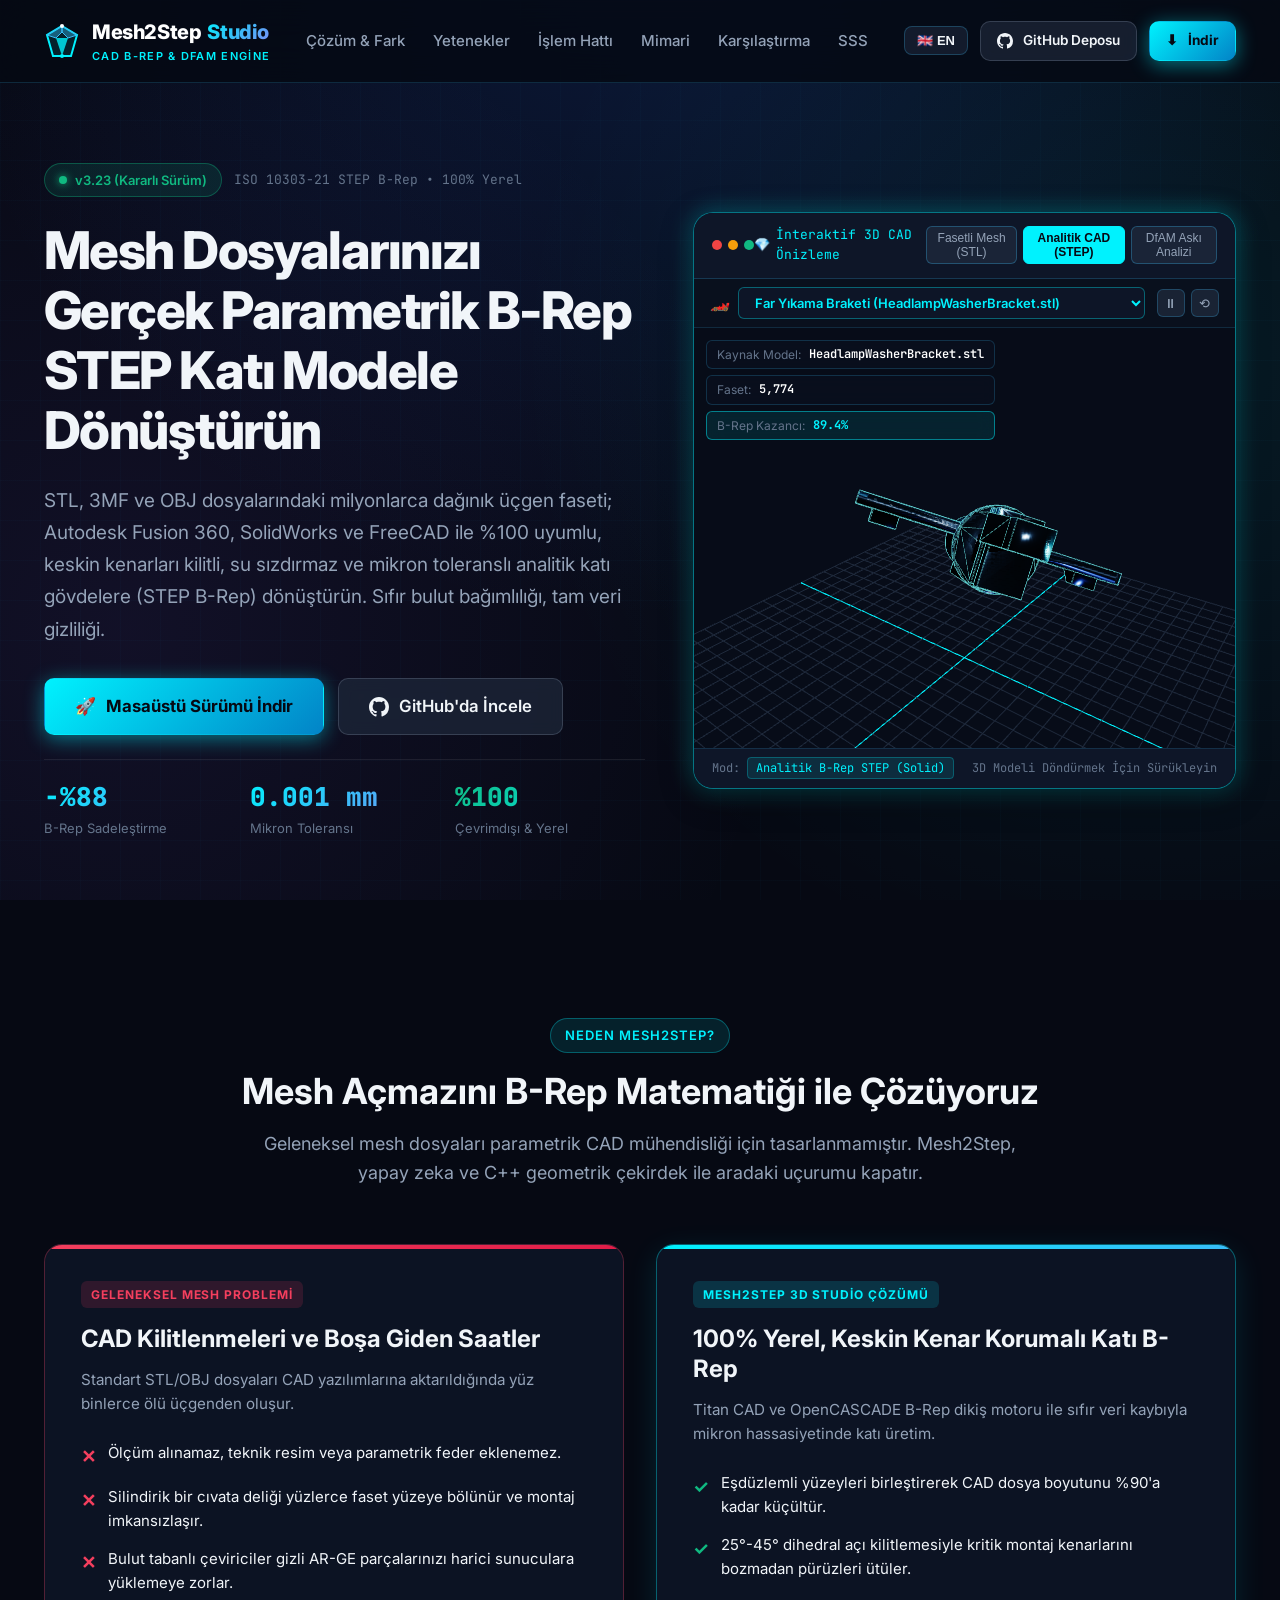
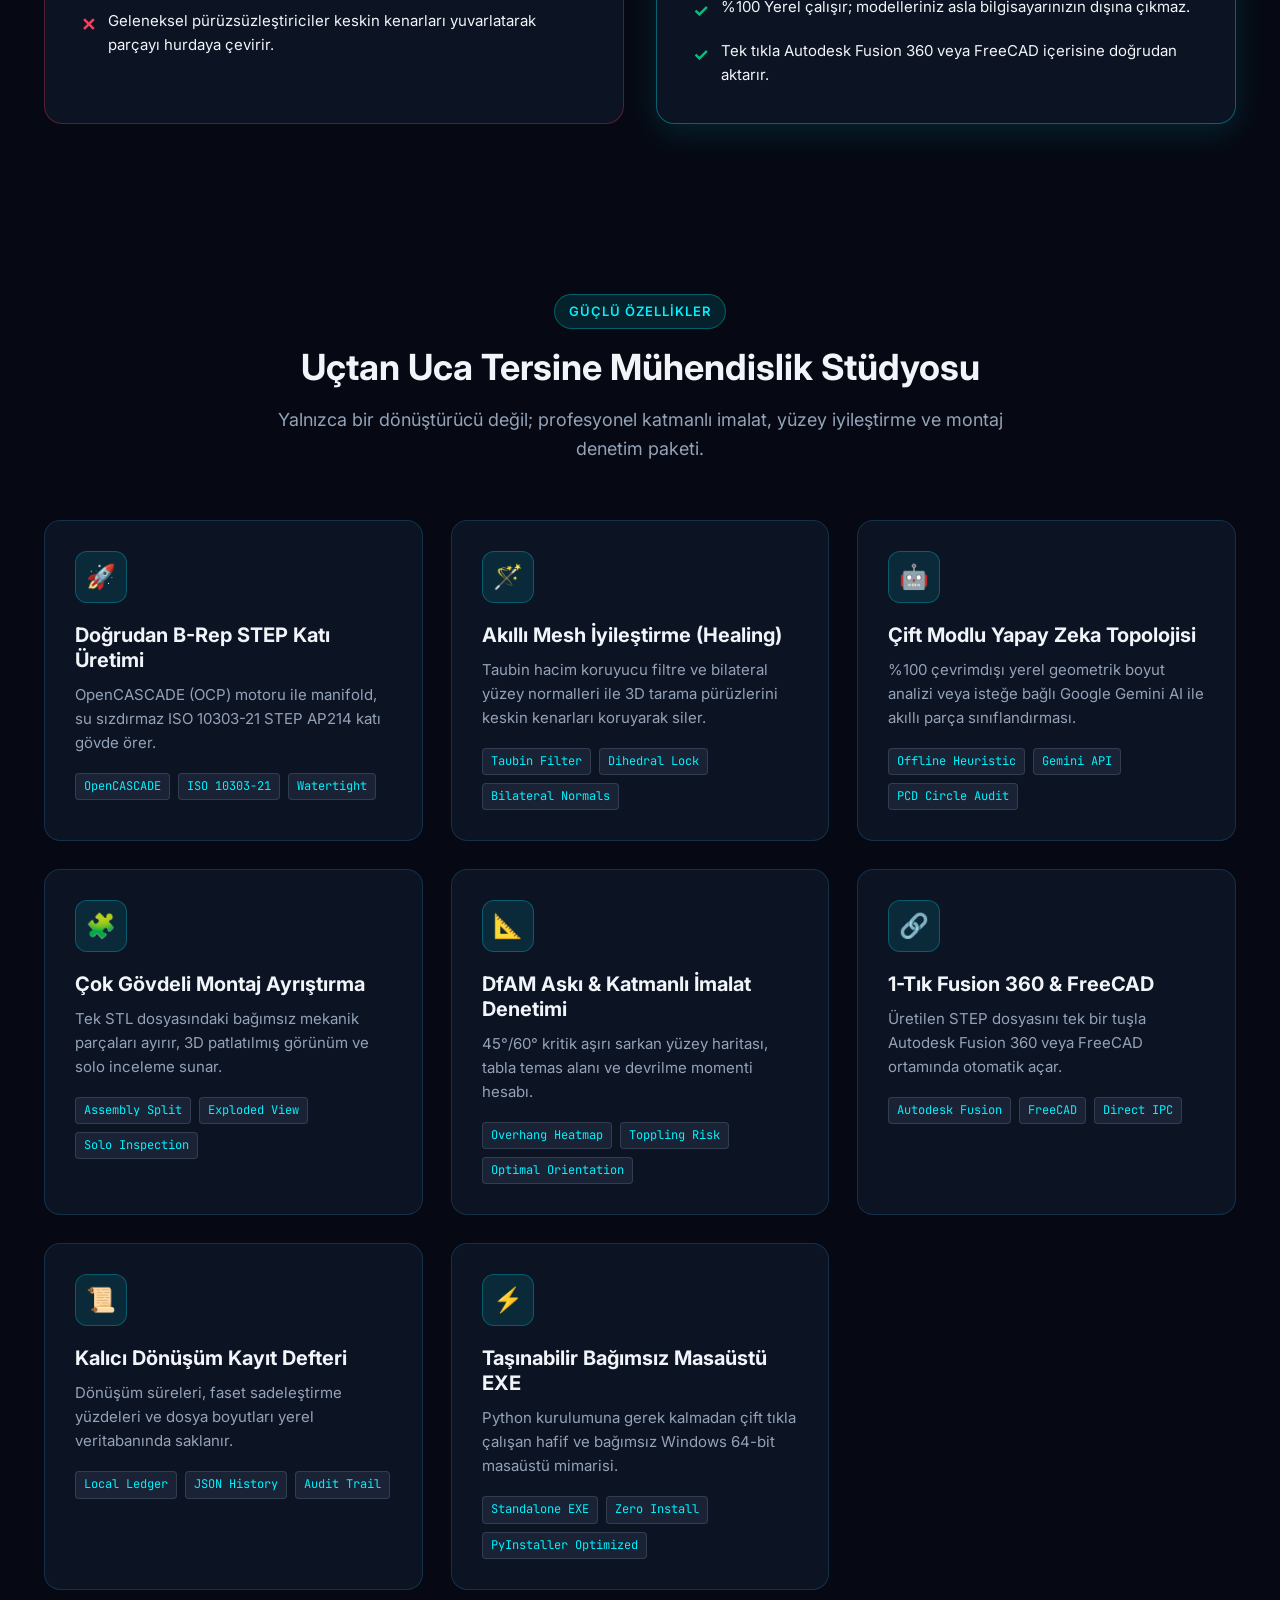
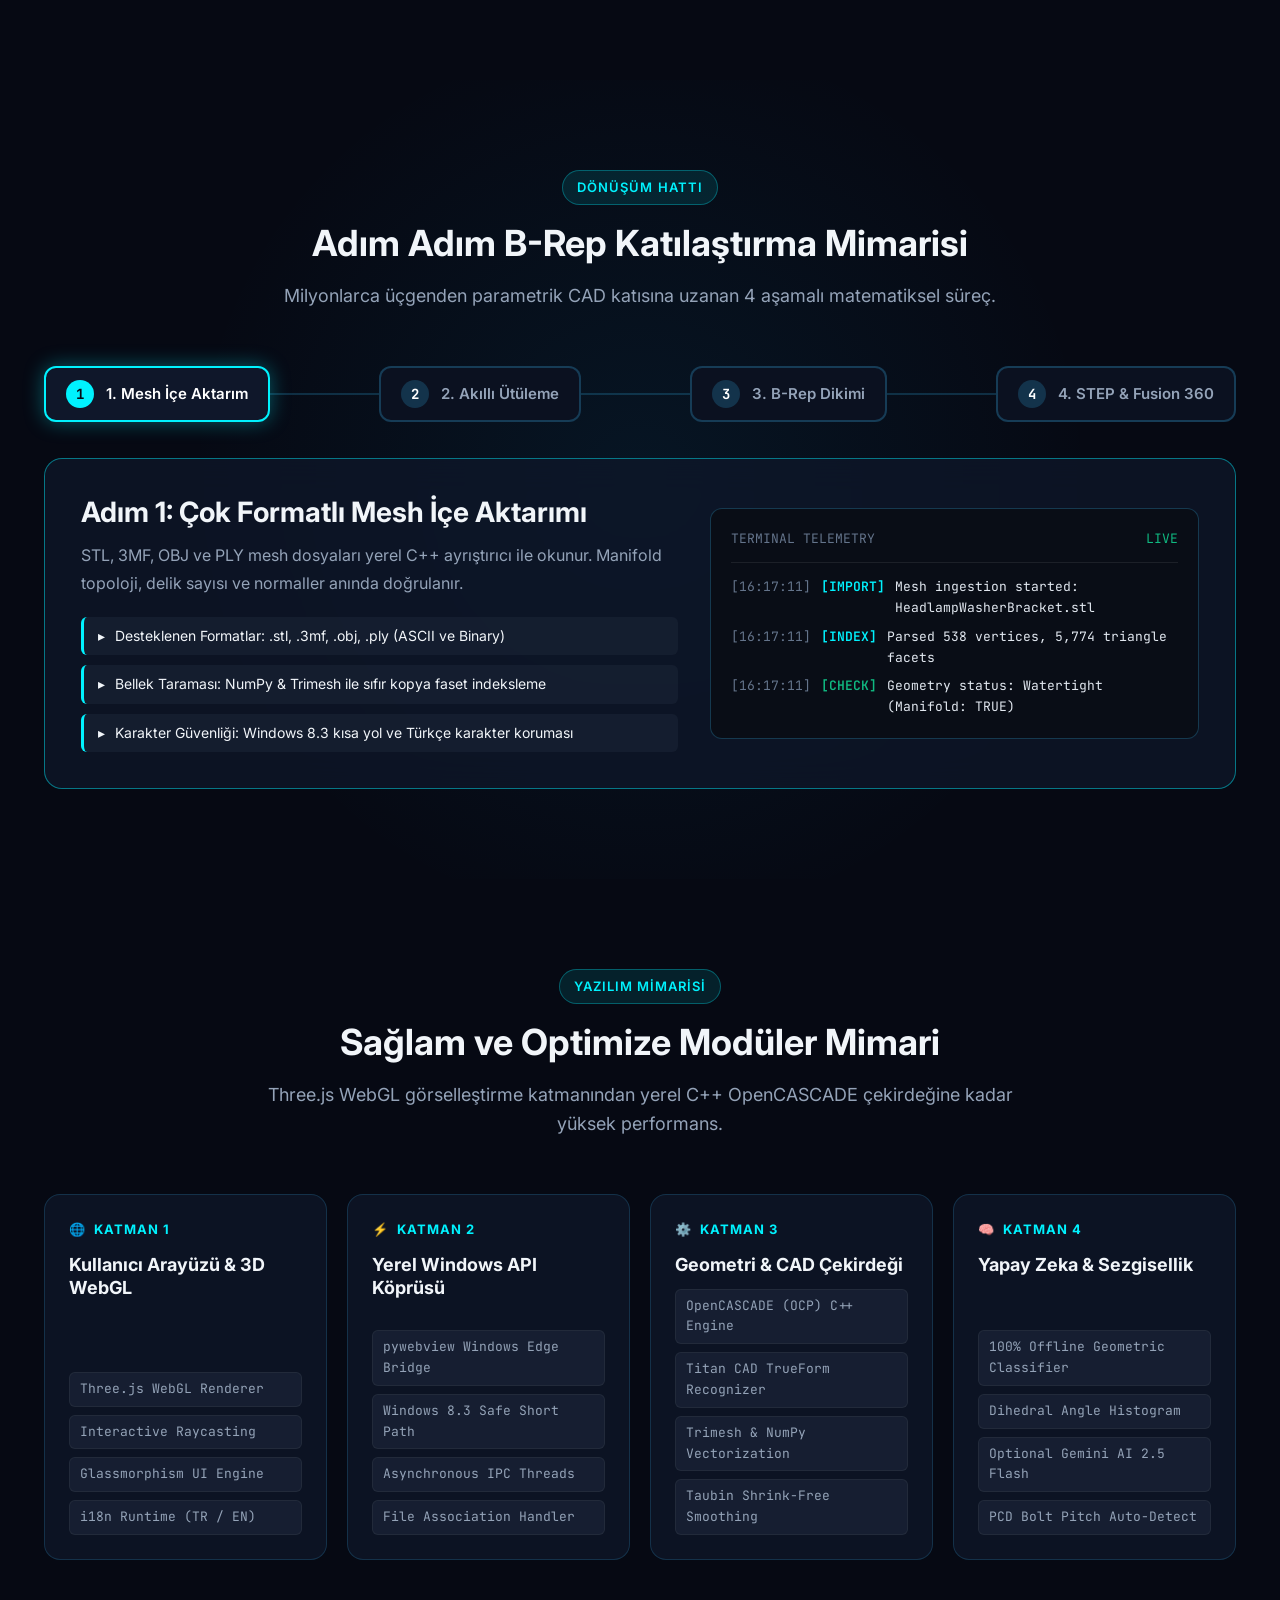
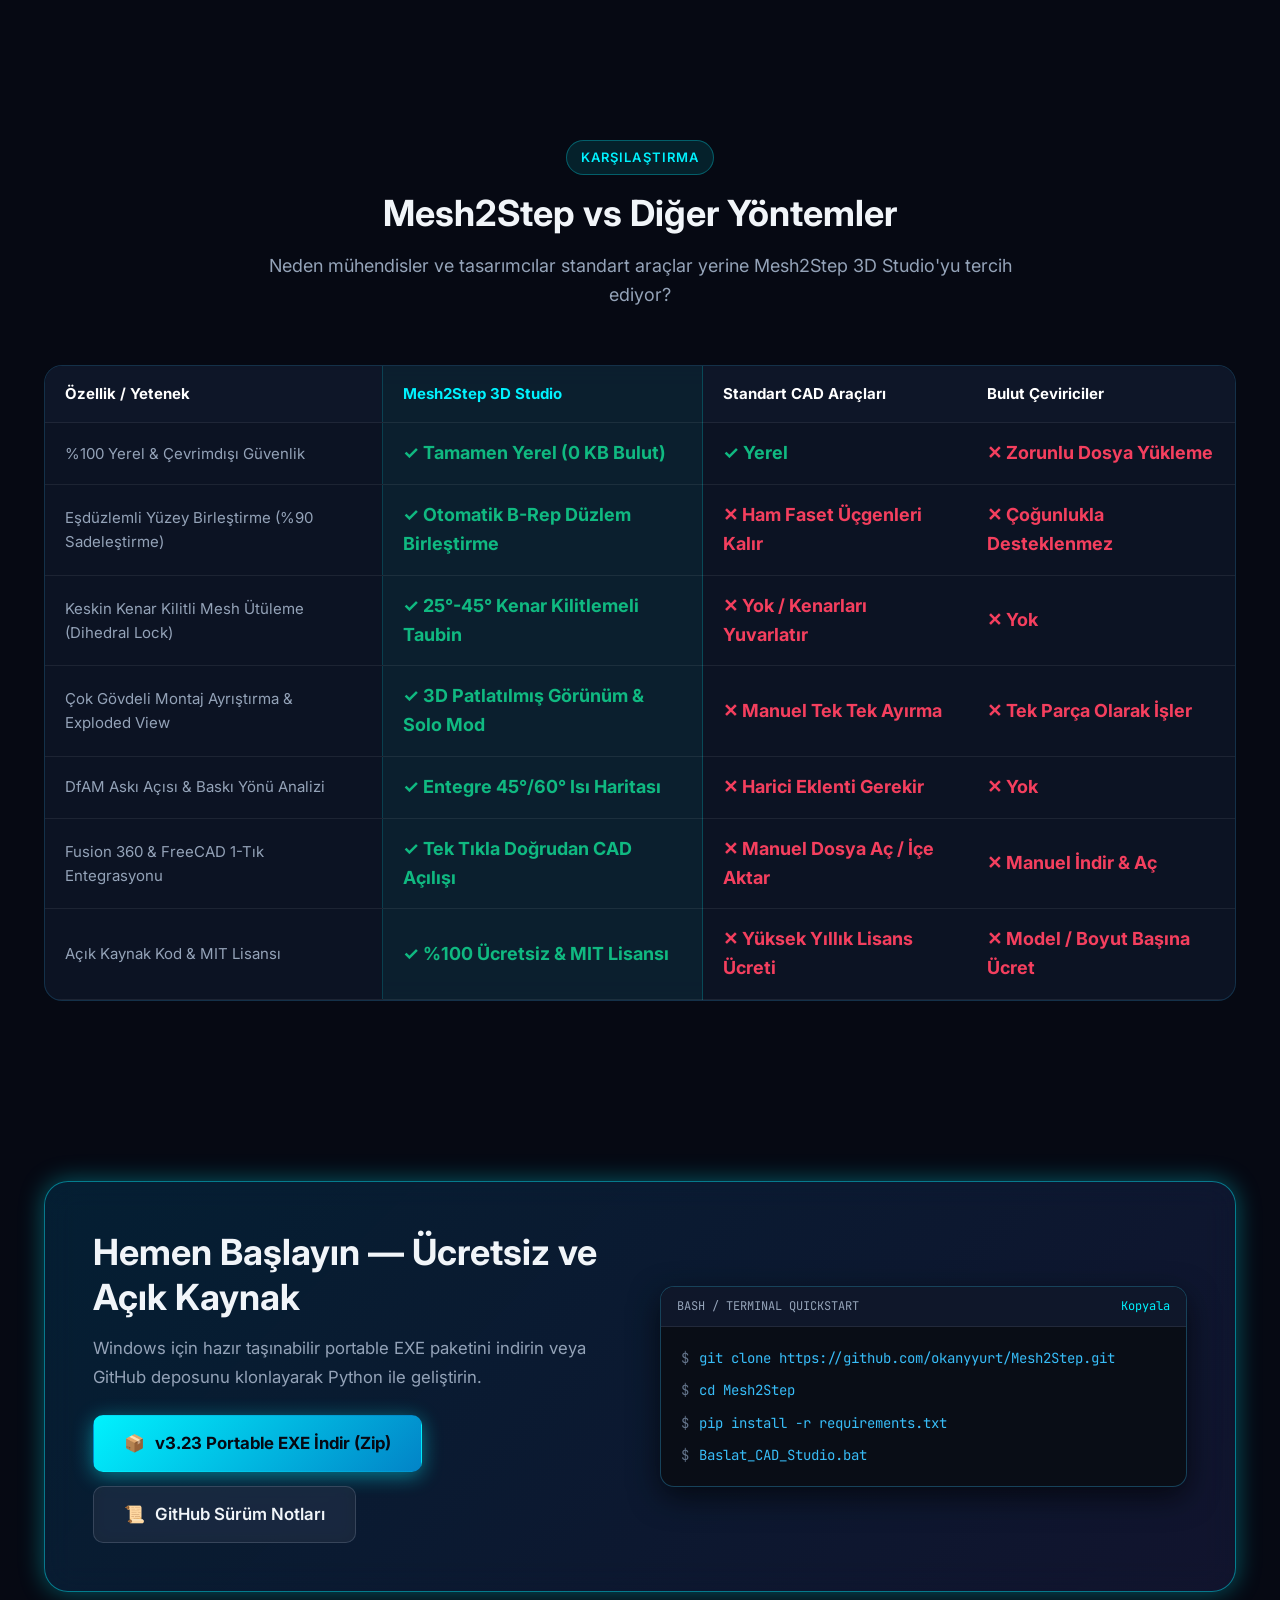
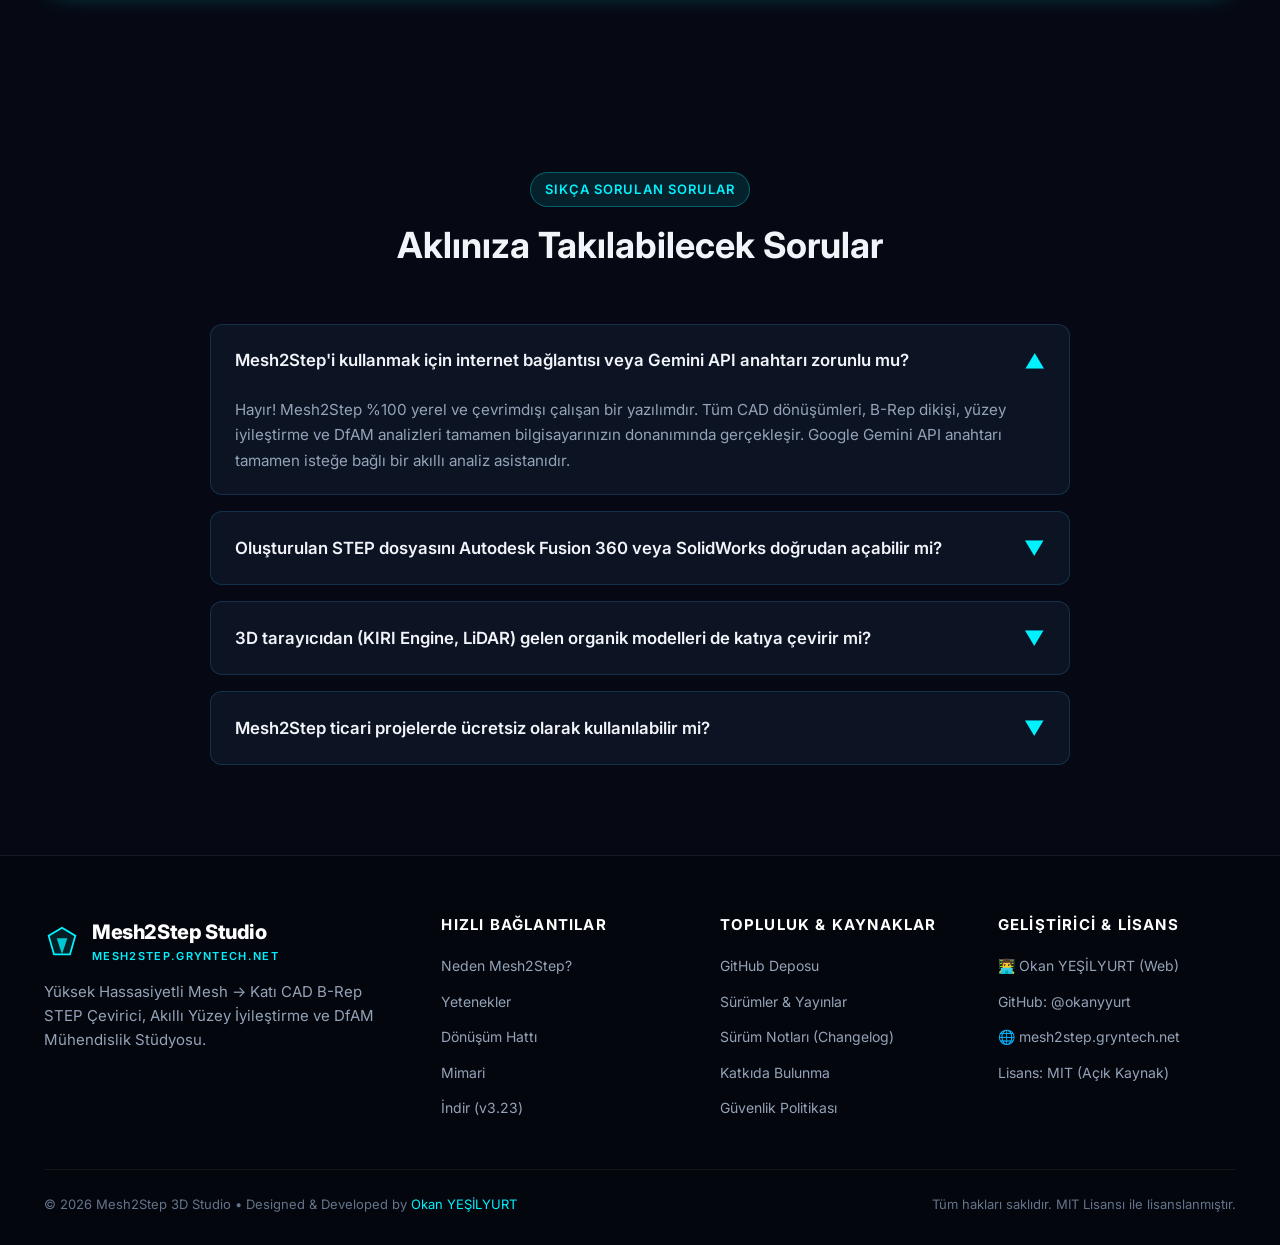
<file: public_html/index.html>
<!DOCTYPE html>
<html lang="tr">
<head>
  <meta charset="UTF-8">
  <meta name="viewport" content="width=device-width, initial-scale=1.0">
  <title>Mesh2Step 3D Studio • Mesh (STL/3MF/OBJ) → Katı CAD B-Rep STEP Çevirici</title>
  <meta name="description" content="Yüksek Hassasiyetli Mesh (STL, 3MF, OBJ, PLY) → Katı CAD B-Rep STEP Çevirici, Akıllı Yüzey İyileştirme ve DfAM Mühendislik Stüdyosu. %100 Yerel, Güvenli ve Açık Kaynak.">
  <meta name="keywords" content="Mesh to STEP, STL to STEP, 3MF to STEP, CAD B-Rep, OpenCASCADE, Autodesk Fusion 360, FreeCAD, SolidWorks, DfAM, 3D Mesh Healing, Reverse Engineering">
  <meta name="author" content="Okan YEŞİLYURT">
  
  <!-- Open Graph / Facebook -->
  <meta property="og:type" content="website">
  <meta property="og:url" content="https://mesh2step.gryntech.net/">
  <meta property="og:title" content="Mesh2Step 3D Studio • Mesh → Katı CAD B-Rep STEP Çevirici">
  <meta property="og:description" content="STL, 3MF ve OBJ mesh dosyalarınızı parametrik, su sızdırmaz CAD B-Rep STEP katı modellere dönüştürün. Sıfır bulut bağımlılığı, tam veri gizliliği.">
  <meta property="og:image" content="https://mesh2step.gryntech.net/favicon.svg">

  <!-- Twitter -->
  <meta property="twitter:card" content="summary_large_image">
  <meta property="twitter:url" content="https://mesh2step.gryntech.net/">
  <meta property="twitter:title" content="Mesh2Step 3D Studio • Mesh → Katı CAD B-Rep STEP Çevirici">
  <meta property="twitter:description" content="STL, 3MF ve OBJ mesh dosyalarınızı parametrik, su sızdırmaz CAD B-Rep STEP katı modellere dönüştürün. Sıfır bulut bağımlılığı, tam veri gizliliği.">
  <meta property="twitter:image" content="https://mesh2step.gryntech.net/favicon.svg">

  <!-- Favicon -->
  <link rel="icon" type="image/svg+xml" href="favicon.svg">
  
  <!-- Fonts -->
  <link rel="preconnect" href="https://fonts.googleapis.com">
  <link rel="preconnect" href="https://fonts.gstatic.com" crossorigin>
  <link href="https://fonts.googleapis.com/css2?family=Inter:wght@400;500;600;700;800&family=JetBrains+Mono:wght@400;500;600;700&display=swap" rel="stylesheet">
  
  <!-- Stylesheet -->
  <link rel="stylesheet" href="style.css">
</head>
<body>

  <!-- Sticky Header -->
  <header class="site-header">
    <div class="container nav-container">
      <a href="#" class="brand-link">
        <div class="brand-logo-icon">
          <svg viewBox="0 0 36 36" width="36" height="36" fill="none">
            <polygon points="18,3 33,12 27,33 9,33 3,12" stroke="#00f2fe" stroke-width="2" fill="rgba(0, 242, 254, 0.1)"/>
            <polygon points="18,3 33,12 24,15 18,9" fill="rgba(56, 189, 248, 0.4)" stroke="#38bdf8" stroke-width="1"/>
            <polygon points="18,3 3,12 12,15 18,9" fill="rgba(56, 189, 248, 0.4)" stroke="#38bdf8" stroke-width="1"/>
            <polygon points="12,15 24,15 18,33" fill="#00f2fe" opacity="0.8"/>
            <circle cx="18" cy="3" r="2" fill="#fff"/>
            <circle cx="18" cy="33" r="2" fill="#00f2fe"/>
          </svg>
        </div>
        <div class="brand-text">
          <span class="brand-title">Mesh2Step <span class="gradient-text">Studio</span></span>
          <span class="brand-subtitle">CAD B-Rep & DfAM Engine</span>
        </div>
      </a>

      <!-- Desktop Navigation Links -->
      <ul class="nav-menu" id="nav-menu-list">
        <li><a href="#problem" data-i18n="nav_problem">Çözüm & Fark</a></li>
        <li><a href="#features" data-i18n="nav_features">Yetenekler</a></li>
        <li><a href="#pipeline" data-i18n="nav_pipeline">İşlem Hattı</a></li>
        <li><a href="#architecture" data-i18n="nav_arch">Mimari</a></li>
        <li><a href="#comparison" data-i18n="nav_compare">Karşılaştırma</a></li>
        <li><a href="#faq" data-i18n="nav_faq">SSS</a></li>
      </ul>

      <!-- Action Buttons -->
      <div class="nav-actions">
        <!-- Language Switcher -->
        <button class="lang-switch-btn" id="lang-toggle-btn" title="Dili Değiştir / Switch Language">
          <span id="lang-switch-text">🇬🇧 EN</span>
        </button>

        <!-- GitHub Repo Button -->
        <a href="https://github.com/okanyyurt/Mesh2Step" target="_blank" rel="noopener noreferrer" class="btn btn-secondary btn-sm" title="GitHub Deposu">
          <svg viewBox="0 0 24 24" width="16" height="16" fill="currentColor">
            <path d="M12 0C5.37 0 0 5.37 0 12c0 5.31 3.435 9.795 8.205 11.385.6.105.825-.255.825-.57 0-.285-.015-1.23-.015-2.235-3.015.555-3.795-.735-4.035-1.41-.135-.345-.72-1.41-1.23-1.695-.42-.225-1.02-.78-.015-.795.945-.015 1.62.87 1.845 1.23 1.08 1.815 2.805 1.305 3.495.99.105-.78.42-1.305.765-1.605-2.67-.3-5.46-1.335-5.46-5.925 0-1.305.465-2.385 1.23-3.225-.12-.3-.54-1.53.12-3.18 0 0 1.005-.315 3.3 1.23.96-.27 1.98-.405 3-.405s2.04.135 3 .405c2.295-1.56 3.3-1.23 3.3-1.23.66 1.65.24 2.88.12 3.18.765.84 1.23 1.905 1.23 3.225 0 4.605-2.805 5.625-5.475 5.925.435.375.81 1.095.81 2.22 0 1.605-.015 2.895-.015 3.3 0 .315.225.69.825.57A12.02 12.02 0 0024 12c0-6.63-5.37-12-12-12z"/>
          </svg>
          <span data-i18n="btn_github">GitHub</span>
        </a>

        <!-- Download CTA -->
        <a href="#download" class="btn btn-cyan btn-sm">
          <span>⬇</span>
          <span data-i18n="nav_download">İndir</span>
        </a>

        <!-- Mobile Toggle -->
        <button class="mobile-menu-btn" id="mobile-menu-toggle" aria-label="Menüyü Aç">☰</button>
      </div>
    </div>
  </header>

  <!-- Hero Section -->
  <section class="hero-section">
    <div class="container hero-grid">
      <!-- Left Content -->
      <div class="hero-content">
        <div class="hero-badge-wrap">
          <div class="hero-badge">
            <span class="status-dot"></span>
            <span data-i18n="hero_badge">v3.23 (Kararlı Sürüm)</span>
          </div>
          <div class="hero-sub-badge" data-i18n="hero_sub_badge">ISO 10303-21 STEP B-Rep • 100% Yerel</div>
        </div>

        <h1 class="hero-title">
          <span data-i18n="hero_title">Mesh Dosyalarınızı Gerçek Parametrik B-Rep STEP Katı Modele Dönüştürün</span>
        </h1>

        <p class="hero-desc" data-i18n="hero_desc">
          STL, 3MF ve OBJ dosyalarındaki milyonlarca dağınık üçgen faseti; Autodesk Fusion 360, SolidWorks ve FreeCAD ile %100 uyumlu, keskin kenarları kilitli, su sızdırmaz ve mikron toleranslı analitik katı gövdelere (STEP B-Rep) dönüştürün. Sıfır bulut bağımlılığı, tam veri gizliliği.
        </p>

        <div class="hero-cta-group">
          <a href="#download" class="btn btn-cyan btn-lg">
            <span>🚀</span>
            <span data-i18n="hero_cta_download">Masaüstü Sürümü İndir</span>
          </a>
          <a href="https://github.com/okanyyurt/Mesh2Step" target="_blank" rel="noopener noreferrer" class="btn btn-secondary btn-lg">
            <svg viewBox="0 0 24 24" width="20" height="20" fill="currentColor">
              <path d="M12 0C5.37 0 0 5.37 0 12c0 5.31 3.435 9.795 8.205 11.385.6.105.825-.255.825-.57 0-.285-.015-1.23-.015-2.235-3.015.555-3.795-.735-4.035-1.41-.135-.345-.72-1.41-1.23-1.695-.42-.225-1.02-.78-.015-.795.945-.015 1.62.87 1.845 1.23 1.08 1.815 2.805 1.305 3.495.99.105-.78.42-1.305.765-1.605-2.67-.3-5.46-1.335-5.46-5.925 0-1.305.465-2.385 1.23-3.225-.12-.3-.54-1.53.12-3.18 0 0 1.005-.315 3.3 1.23.96-.27 1.98-.405 3-.405s2.04.135 3 .405c2.295-1.56 3.3-1.23 3.3-1.23.66 1.65.24 2.88.12 3.18.765.84 1.23 1.905 1.23 3.225 0 4.605-2.805 5.625-5.475 5.925.435.375.81 1.095.81 2.22 0 1.605-.015 2.895-.015 3.3 0 .315.225.69.825.57A12.02 12.02 0 0024 12c0-6.63-5.37-12-12-12z"/>
            </svg>
            <span data-i18n="hero_cta_github">GitHub'da İncele</span>
          </a>
        </div>

        <!-- Key Metrics Row -->
        <div class="hero-stats-row">
          <div class="stat-item">
            <span class="stat-value gradient-text">-%88</span>
            <span class="stat-label" data-i18n="stat_reduction">B-Rep Sadeleştirme</span>
          </div>
          <div class="stat-item">
            <span class="stat-value gradient-text">0.001 mm</span>
            <span class="stat-label" data-i18n="stat_accuracy">Mikron Toleransı</span>
          </div>
          <div class="stat-item">
            <span class="stat-value gradient-text-alt">%100</span>
            <span class="stat-label" data-i18n="stat_privacy">Çevrimdışı & Yerel</span>
          </div>
        </div>
      </div>

      <!-- Right 3D Viewport Hero Card -->
      <div class="hero-visual">
        <div class="cad-viewport-card">
          <!-- Viewport Header HUD -->
          <div class="viewport-header">
            <div class="viewport-dots">
              <span class="v-dot red"></span>
              <span class="v-dot yellow"></span>
              <span class="v-dot green"></span>
            </div>
            <div class="viewport-title">
              <span>💎</span>
              <span data-i18n="viewport_title">İnteraktif 3D CAD Önizleme</span>
            </div>
            <div class="viewport-controls-hud">
              <button class="hud-btn" data-mode="mesh" data-i18n="hud_mesh">Fasetli Mesh (STL)</button>
              <button class="hud-btn active" data-mode="cad" data-i18n="hud_cad">Analitik CAD (STEP)</button>
              <button class="hud-btn" data-mode="dfam" data-i18n="hud_dfam">DfAM Askı Analizi</button>
            </div>
          </div>

          <!-- Real Project Model Selector Bar -->
          <div class="viewport-model-bar">
            <div class="model-picker-wrap">
              <span class="picker-icon">🏎️</span>
              <select id="model-select" class="cad-model-select" title="Projeden Gerçek 3D Parça Seç">
                <option value="headlamp_bracket" selected>Far Yıkama Braketi (HeadlampWasherBracket.stl)</option>
                <option value="housing">Robotik Planet Redüktör Gövdesi (housing.STL)</option>
                <option value="cycloidal_wall">Sikloidal Redüktör Kam Diski (CycloidalWall.3mf)</option>
                <option value="towel_hook">Radyatör Montaj Askısı (TowelHook.stl)</option>
              </select>
            </div>
            <div class="viewport-quick-tools">
              <button class="tool-icon-btn" id="btn-toggle-rotate" title="Otomatik Dönüşü Durdur / Başlat">⏸</button>
              <button class="tool-icon-btn" id="btn-reset-cam" title="Kamera Açısını Sıfırla">⟲</button>
            </div>
          </div>

          <!-- WebGL Canvas Container -->
          <div id="canvas-container">
            <!-- Telemetry HUD Chips -->
            <div class="viewport-telemetry-hud">
              <div class="hud-stat-chip">
                <span class="chip-label" data-i18n="hud_mesh_src">Kaynak Model:</span>
                <span class="chip-val font-mono" id="hud-model-filename">HeadlampWasherBracket.stl</span>
              </div>
              <div class="hud-stat-chip">
                <span class="chip-label" data-i18n="hud_mesh_facets">Faset:</span>
                <span class="chip-val font-mono" id="hud-val-faces">5,774</span>
              </div>
              <div class="hud-stat-chip highlight">
                <span class="chip-label" data-i18n="hud_brep_opt">B-Rep Kazancı:</span>
                <span class="chip-val font-mono" id="hud-val-reduction">-89.4%</span>
              </div>
            </div>

            <!-- DfAM Overhang Legend -->
            <div class="dfam-legend-hud" id="dfam-legend-box" style="display: none;">
              <div class="dfam-legend-item"><span class="dfam-color-dot red"></span><span>>60° Kritik Askı (Destek Gerekir)</span></div>
              <div class="dfam-legend-item"><span class="dfam-color-dot amber"></span><span>45°-60° Uyarı Bölgesi</span></div>
              <div class="dfam-legend-item"><span class="dfam-color-dot cyan"></span><span>&lt;45° Güvenli Katman</span></div>
            </div>

            <div class="canvas-loading-overlay" id="canvas-loading">
              <div class="spinner"></div>
              <span style="font-size: 0.8125rem; font-family: var(--font-mono); color: var(--cyan-primary);">3D CAD Motoru Yükleniyor...</span>
            </div>
          </div>

          <!-- Viewport Footer HUD -->
          <div class="viewport-footer">
            <div>
              <span data-i18n="vp_footer_mode">Mod:</span> 
              <span id="vp-current-mode" class="hud-pill">Analitik B-Rep STEP (Solid)</span>
            </div>
            <div data-i18n="vp_footer_rotate">3D Modeli Döndürmek İçin Sürükleyin</div>
          </div>
        </div>
      </div>
    </div>
  </section>

  <!-- Problem vs Solution Section -->
  <section class="problem-solution-section" id="problem">
    <div class="container">
      <div class="section-header">
        <span class="section-tag" data-i18n="tag_problem_solution">Neden Mesh2Step?</span>
        <h2 class="section-title" data-i18n="title_problem_solution">Mesh Açmazını B-Rep Matematiği ile Çözüyoruz</h2>
        <p class="section-desc" data-i18n="desc_problem_solution">
          Geleneksel mesh dosyaları parametrik CAD mühendisliği için tasarlanmamıştır. Mesh2Step, yapay zeka ve C++ geometrik çekirdek ile aradaki uçurumu kapatır.
        </p>
      </div>

      <div class="comparison-cards-grid">
        <!-- Problem Card -->
        <div class="comp-card problem">
          <span class="comp-badge problem" data-i18n="comp_prob_badge">Geleneksel Mesh Problemi</span>
          <h3 class="comp-card-title" data-i18n="comp_prob_title">CAD Kilitlenmeleri ve Boşa Giden Saatler</h3>
          <p class="comp-card-desc" data-i18n="comp_prob_desc">
            Standart STL/OBJ dosyaları CAD yazılımlarına aktarıldığında yüz binlerce ölü üçgenden oluşur.
          </p>
          <ul class="comp-list">
            <li class="comp-list-item">
              <span class="comp-list-icon cross-icon">✕</span>
              <span data-i18n="prob_item_1">Ölçüm alınamaz, teknik resim veya parametrik feder eklenemez.</span>
            </li>
            <li class="comp-list-item">
              <span class="comp-list-icon cross-icon">✕</span>
              <span data-i18n="prob_item_2">Silindirik bir cıvata deliği yüzlerce faset yüzeye bölünür ve montaj imkansızlaşır.</span>
            </li>
            <li class="comp-list-item">
              <span class="comp-list-icon cross-icon">✕</span>
              <span data-i18n="prob_item_3">Bulut tabanlı çeviriciler gizli AR-GE parçalarınızı harici sunuculara yüklemeye zorlar.</span>
            </li>
            <li class="comp-list-item">
              <span class="comp-list-icon cross-icon">✕</span>
              <span data-i18n="prob_item_4">Geleneksel pürüzsüzleştiriciler keskin kenarları yuvarlatarak parçayı hurdaya çevirir.</span>
            </li>
          </ul>
        </div>

        <!-- Solution Card -->
        <div class="comp-card solution">
          <span class="comp-badge solution" data-i18n="comp_sol_badge">Mesh2Step 3D Studio Çözümü</span>
          <h3 class="comp-card-title" data-i18n="comp_sol_title">100% Yerel, Keskin Kenar Korumalı Katı B-Rep</h3>
          <p class="comp-card-desc" data-i18n="comp_sol_desc">
            Titan CAD ve OpenCASCADE B-Rep dikiş motoru ile sıfır veri kaybıyla mikron hassasiyetinde katı üretim.
          </p>
          <ul class="comp-list">
            <li class="comp-list-item">
              <span class="comp-list-icon check-icon">✓</span>
              <span data-i18n="sol_item_1">Eşdüzlemli yüzeyleri birleştirerek CAD dosya boyutunu %90'a kadar küçültür.</span>
            </li>
            <li class="comp-list-item">
              <span class="comp-list-icon check-icon">✓</span>
              <span data-i18n="sol_item_2">25°-45° dihedral açı kilitlemesiyle kritik montaj kenarlarını bozmadan pürüzleri ütüler.</span>
            </li>
            <li class="comp-list-item">
              <span class="comp-list-icon check-icon">✓</span>
              <span data-i18n="sol_item_3">%100 Yerel çalışır; modelleriniz asla bilgisayarınızın dışına çıkmaz.</span>
            </li>
            <li class="comp-list-item">
              <span class="comp-list-icon check-icon">✓</span>
              <span data-i18n="sol_item_4">Tek tıkla Autodesk Fusion 360 veya FreeCAD içerisine doğrudan aktarır.</span>
            </li>
          </ul>
        </div>
      </div>
    </div>
  </section>

  <!-- Core Features Section -->
  <section class="features-section" id="features">
    <div class="container">
      <div class="section-header">
        <span class="section-tag" data-i18n="tag_features">Güçlü Özellikler</span>
        <h2 class="section-title" data-i18n="title_features">Uçtan Uca Tersine Mühendislik Stüdyosu</h2>
        <p class="section-desc" data-i18n="desc_features">
          Yalnızca bir dönüştürücü değil; profesyonel katmanlı imalat, yüzey iyileştirme ve montaj denetim paketi.
        </p>
      </div>

      <div class="features-grid">
        <!-- Feature 1 -->
        <div class="feature-card">
          <div class="feature-icon-wrap">🚀</div>
          <h3 class="feature-title" data-i18n="feat_1_title">Doğrudan B-Rep STEP Katı Üretimi</h3>
          <p class="feature-desc" data-i18n="feat_1_desc">
            OpenCASCADE (OCP) motoru ile manifold, su sızdırmaz ISO 10303-21 STEP AP214 katı gövde örer.
          </p>
          <div class="feature-tag-list">
            <span class="feature-tag">OpenCASCADE</span>
            <span class="feature-tag">ISO 10303-21</span>
            <span class="feature-tag">Watertight</span>
          </div>
        </div>

        <!-- Feature 2 -->
        <div class="feature-card">
          <div class="feature-icon-wrap">🪄</div>
          <h3 class="feature-title" data-i18n="feat_2_title">Akıllı Mesh İyileştirme (Healing)</h3>
          <p class="feature-desc" data-i18n="feat_2_desc">
            Taubin hacim koruyucu filtre ve bilateral yüzey normalleri ile 3D tarama pürüzlerini keskin kenarları koruyarak siler.
          </p>
          <div class="feature-tag-list">
            <span class="feature-tag">Taubin Filter</span>
            <span class="feature-tag">Dihedral Lock</span>
            <span class="feature-tag">Bilateral Normals</span>
          </div>
        </div>

        <!-- Feature 3 -->
        <div class="feature-card">
          <div class="feature-icon-wrap">🤖</div>
          <h3 class="feature-title" data-i18n="feat_3_title">Çift Modlu Yapay Zeka Topolojisi</h3>
          <p class="feature-desc" data-i18n="feat_3_desc">
            %100 çevrimdışı yerel geometrik boyut analizi veya isteğe bağlı Google Gemini AI ile akıllı parça sınıflandırması.
          </p>
          <div class="feature-tag-list">
            <span class="feature-tag">Offline Heuristic</span>
            <span class="feature-tag">Gemini API</span>
            <span class="feature-tag">PCD Circle Audit</span>
          </div>
        </div>

        <!-- Feature 4 -->
        <div class="feature-card">
          <div class="feature-icon-wrap">🧩</div>
          <h3 class="feature-title" data-i18n="feat_4_title">Çok Gövdeli Montaj Ayrıştırma</h3>
          <p class="feature-desc" data-i18n="feat_4_desc">
            Tek STL dosyasındaki bağımsız mekanik parçaları ayırır, 3D patlatılmış görünüm ve solo inceleme sunar.
          </p>
          <div class="feature-tag-list">
            <span class="feature-tag">Assembly Split</span>
            <span class="feature-tag">Exploded View</span>
            <span class="feature-tag">Solo Inspection</span>
          </div>
        </div>

        <!-- Feature 5 -->
        <div class="feature-card">
          <div class="feature-icon-wrap">📐</div>
          <h3 class="feature-title" data-i18n="feat_5_title">DfAM Askı & Katmanlı İmalat Denetimi</h3>
          <p class="feature-desc" data-i18n="feat_5_desc">
            45°/60° kritik aşırı sarkan yüzey haritası, tabla temas alanı ve devrilme momenti hesabı.
          </p>
          <div class="feature-tag-list">
            <span class="feature-tag">Overhang Heatmap</span>
            <span class="feature-tag">Toppling Risk</span>
            <span class="feature-tag">Optimal Orientation</span>
          </div>
        </div>

        <!-- Feature 6 -->
        <div class="feature-card">
          <div class="feature-icon-wrap">🔗</div>
          <h3 class="feature-title" data-i18n="feat_6_title">1-Tık Fusion 360 & FreeCAD</h3>
          <p class="feature-desc" data-i18n="feat_6_desc">
            Üretilen STEP dosyasını tek bir tuşla Autodesk Fusion 360 veya FreeCAD ortamında otomatik açar.
          </p>
          <div class="feature-tag-list">
            <span class="feature-tag">Autodesk Fusion</span>
            <span class="feature-tag">FreeCAD</span>
            <span class="feature-tag">Direct IPC</span>
          </div>
        </div>

        <!-- Feature 7 -->
        <div class="feature-card">
          <div class="feature-icon-wrap">📜</div>
          <h3 class="feature-title" data-i18n="feat_7_title">Kalıcı Dönüşüm Kayıt Defteri</h3>
          <p class="feature-desc" data-i18n="feat_7_desc">
            Dönüşüm süreleri, faset sadeleştirme yüzdeleri ve dosya boyutları yerel veritabanında saklanır.
          </p>
          <div class="feature-tag-list">
            <span class="feature-tag">Local Ledger</span>
            <span class="feature-tag">JSON History</span>
            <span class="feature-tag">Audit Trail</span>
          </div>
        </div>

        <!-- Feature 8 -->
        <div class="feature-card">
          <div class="feature-icon-wrap">⚡</div>
          <h3 class="feature-title" data-i18n="feat_8_title">Taşınabilir Bağımsız Masaüstü EXE</h3>
          <p class="feature-desc" data-i18n="feat_8_desc">
            Python kurulumuna gerek kalmadan çift tıkla çalışan hafif ve bağımsız Windows 64-bit masaüstü mimarisi.
          </p>
          <div class="feature-tag-list">
            <span class="feature-tag">Standalone EXE</span>
            <span class="feature-tag">Zero Install</span>
            <span class="feature-tag">PyInstaller Optimized</span>
          </div>
        </div>
      </div>
    </div>
  </section>

  <!-- Interactive Pipeline Simulator Section -->
  <section class="pipeline-section" id="pipeline">
    <div class="container">
      <div class="section-header">
        <span class="section-tag" data-i18n="tag_pipeline">Dönüşüm Hattı</span>
        <h2 class="section-title" data-i18n="title_pipeline">Adım Adım B-Rep Katılaştırma Mimarisi</h2>
        <p class="section-desc" data-i18n="desc_pipeline">
          Milyonlarca üçgenden parametrik CAD katısına uzanan 4 aşamalı matematiksel süreç.
        </p>
      </div>

      <!-- Stepper navigation -->
      <div class="pipeline-stepper">
        <div class="step-tab active" data-step="0">
          <span class="step-number">1</span>
          <span class="step-title-text" data-i18n="step_1_tab">1. Mesh İçe Aktarım</span>
        </div>
        <div class="step-tab" data-step="1">
          <span class="step-number">2</span>
          <span class="step-title-text" data-i18n="step_2_tab">2. Akıllı Ütüleme</span>
        </div>
        <div class="step-tab" data-step="2">
          <span class="step-number">3</span>
          <span class="step-title-text" data-i18n="step_3_tab">3. B-Rep Dikimi</span>
        </div>
        <div class="step-tab" data-step="3">
          <span class="step-number">4</span>
          <span class="step-title-text" data-i18n="step_4_tab">4. STEP & Fusion 360</span>
        </div>
      </div>

      <!-- Interactive Display Card -->
      <div class="pipeline-display-card">
        <div class="pipeline-details">
          <h3 id="pipeline-step-title">Adım 1: Çok Formatlı Mesh İçe Aktarımı</h3>
          <p id="pipeline-step-desc">
            STL, 3MF, OBJ ve PLY mesh dosyaları yerel C++ ayrıştırıcı ile okunur. Manifold topoloji, delik sayısı ve normaller anında doğrulanır.
          </p>
          <div class="pipeline-specs-list" id="pipeline-specs-container">
            <!-- Dynamic specs -->
          </div>
        </div>

        <div class="pipeline-telemetry">
          <div class="telemetry-header">
            <span>TERMINAL TELEMETRY</span>
            <span style="color: var(--emerald-accent);">LIVE</span>
          </div>
          <div class="telemetry-log" id="pipeline-logs-container">
            <!-- Dynamic logs -->
          </div>
        </div>
      </div>
    </div>
  </section>

  <!-- Technical Architecture Section -->
  <section class="architecture-section" id="architecture">
    <div class="container">
      <div class="section-header">
        <span class="section-tag" data-i18n="tag_arch">Yazılım Mimarisi</span>
        <h2 class="section-title" data-i18n="title_arch">Sağlam ve Optimize Modüler Mimari</h2>
        <p class="section-desc" data-i18n="desc_arch">
          Three.js WebGL görselleştirme katmanından yerel C++ OpenCASCADE çekirdeğine kadar yüksek performans.
        </p>
      </div>

      <div class="arch-layers-grid">
        <!-- Layer 1 -->
        <div class="arch-layer-card">
          <div class="arch-layer-header">
            <span>🌐</span>
            <span data-i18n="arch_l1_header">Katman 1</span>
          </div>
          <h4 class="arch-layer-title" data-i18n="arch_l1_title">Kullanıcı Arayüzü & 3D WebGL</h4>
          <ul class="arch-components-list">
            <li>Three.js WebGL Renderer</li>
            <li>Interactive Raycasting</li>
            <li>Glassmorphism UI Engine</li>
            <li>i18n Runtime (TR / EN)</li>
          </ul>
        </div>

        <!-- Layer 2 -->
        <div class="arch-layer-card">
          <div class="arch-layer-header">
            <span>⚡</span>
            <span data-i18n="arch_l2_header">Katman 2</span>
          </div>
          <h4 class="arch-layer-title" data-i18n="arch_l2_title">Yerel Windows API Köprüsü</h4>
          <ul class="arch-components-list">
            <li>pywebview Windows Edge Bridge</li>
            <li>Windows 8.3 Safe Short Path</li>
            <li>Asynchronous IPC Threads</li>
            <li>File Association Handler</li>
          </ul>
        </div>

        <!-- Layer 3 -->
        <div class="arch-layer-card">
          <div class="arch-layer-header">
            <span>⚙️</span>
            <span data-i18n="arch_l3_header">Katman 3</span>
          </div>
          <h4 class="arch-layer-title" data-i18n="arch_l3_title">Geometri & CAD Çekirdeği</h4>
          <ul class="arch-components-list">
            <li>OpenCASCADE (OCP) C++ Engine</li>
            <li>Titan CAD TrueForm Recognizer</li>
            <li>Trimesh & NumPy Vectorization</li>
            <li>Taubin Shrink-Free Smoothing</li>
          </ul>
        </div>

        <!-- Layer 4 -->
        <div class="arch-layer-card">
          <div class="arch-layer-header">
            <span>🧠</span>
            <span data-i18n="arch_l4_header">Katman 4</span>
          </div>
          <h4 class="arch-layer-title" data-i18n="arch_l4_title">Yapay Zeka & Sezgisellik</h4>
          <ul class="arch-components-list">
            <li>100% Offline Geometric Classifier</li>
            <li>Dihedral Angle Histogram</li>
            <li>Optional Gemini AI 2.5 Flash</li>
            <li>PCD Bolt Pitch Auto-Detect</li>
          </ul>
        </div>
      </div>
    </div>
  </section>

  <!-- Comparison Section -->
  <section class="comparison-section" id="comparison">
    <div class="container">
      <div class="section-header">
        <span class="section-tag" data-i18n="tag_compare">Karşılaştırma</span>
        <h2 class="section-title" data-i18n="title_compare">Mesh2Step vs Diğer Yöntemler</h2>
        <p class="section-desc" data-i18n="desc_compare">
          Neden mühendisler ve tasarımcılar standart araçlar yerine Mesh2Step 3D Studio'yu tercih ediyor?
        </p>
      </div>

      <div class="table-wrapper">
        <table class="comparison-table">
          <thead>
            <tr>
              <th data-i18n="th_feature">Özellik / Yetenek</th>
              <th class="highlight-col" style="color: var(--cyan-primary);" data-i18n="th_mesh2step">Mesh2Step 3D Studio</th>
              <th data-i18n="th_standard_cad">Standart CAD Araçları</th>
              <th data-i18n="th_cloud">Bulut Çeviriciler</th>
            </tr>
          </thead>
          <tbody>
            <tr>
              <td data-i18n="row_1_title">%100 Yerel & Çevrimdışı Güvenlik</td>
              <td class="highlight-col"><span class="check-icon">✓ Tamamen Yerel (0 KB Bulut)</span></td>
              <td><span class="check-icon">✓ Yerel</span></td>
              <td><span class="cross-icon">✕ Zorunlu Dosya Yükleme</span></td>
            </tr>
            <tr>
              <td data-i18n="row_2_title">Eşdüzlemli Yüzey Birleştirme (%90 Sadeleştirme)</td>
              <td class="highlight-col"><span class="check-icon">✓ Otomatik B-Rep Düzlem Birleştirme</span></td>
              <td><span class="cross-icon">✕ Ham Faset Üçgenleri Kalır</span></td>
              <td><span class="cross-icon">✕ Çoğunlukla Desteklenmez</span></td>
            </tr>
            <tr>
              <td data-i18n="row_3_title">Keskin Kenar Kilitli Mesh Ütüleme (Dihedral Lock)</td>
              <td class="highlight-col"><span class="check-icon">✓ 25°-45° Kenar Kilitlemeli Taubin</span></td>
              <td><span class="cross-icon">✕ Yok / Kenarları Yuvarlatır</span></td>
              <td><span class="cross-icon">✕ Yok</span></td>
            </tr>
            <tr>
              <td data-i18n="row_4_title">Çok Gövdeli Montaj Ayrıştırma & Exploded View</td>
              <td class="highlight-col"><span class="check-icon">✓ 3D Patlatılmış Görünüm & Solo Mod</span></td>
              <td><span class="cross-icon">✕ Manuel Tek Tek Ayırma</span></td>
              <td><span class="cross-icon">✕ Tek Parça Olarak İşler</span></td>
            </tr>
            <tr>
              <td data-i18n="row_5_title">DfAM Askı Açısı & Baskı Yönü Analizi</td>
              <td class="highlight-col"><span class="check-icon">✓ Entegre 45°/60° Isı Haritası</span></td>
              <td><span class="cross-icon">✕ Harici Eklenti Gerekir</span></td>
              <td><span class="cross-icon">✕ Yok</span></td>
            </tr>
            <tr>
              <td data-i18n="row_6_title">Fusion 360 & FreeCAD 1-Tık Entegrasyonu</td>
              <td class="highlight-col"><span class="check-icon">✓ Tek Tıkla Doğrudan CAD Açılışı</span></td>
              <td><span class="cross-icon">✕ Manuel Dosya Aç / İçe Aktar</span></td>
              <td><span class="cross-icon">✕ Manuel İndir & Aç</span></td>
            </tr>
            <tr>
              <td data-i18n="row_7_title">Açık Kaynak Kod & MIT Lisansı</td>
              <td class="highlight-col"><span class="check-icon">✓ %100 Ücretsiz & MIT Lisansı</span></td>
              <td><span class="cross-icon">✕ Yüksek Yıllık Lisans Ücreti</span></td>
              <td><span class="cross-icon">✕ Model / Boyut Başına Ücret</span></td>
            </tr>
          </tbody>
        </table>
      </div>
    </div>
  </section>

  <!-- Download & Quickstart Section -->
  <section class="download-section" id="download">
    <div class="container">
      <div class="download-banner">
        <div class="banner-content">
          <h2 data-i18n="banner_title">Hemen Başlayın — Ücretsiz ve Açık Kaynak</h2>
          <p data-i18n="banner_desc">
            Windows için hazır taşınabilir portable EXE paketini indirin veya GitHub deposunu klonlayarak Python ile geliştirin.
          </p>
          <div style="display: flex; gap: 14px; flex-wrap: wrap;">
            <a href="https://github.com/okanyyurt/Mesh2Step/releases" target="_blank" rel="noopener noreferrer" class="btn btn-cyan btn-lg">
              <span>📦</span>
              <span data-i18n="btn_download_zip">v3.23 Portable EXE İndir (Zip)</span>
            </a>
            <a href="https://github.com/okanyyurt/Mesh2Step/releases" target="_blank" rel="noopener noreferrer" class="btn btn-secondary btn-lg">
              <span>📜</span>
              <span data-i18n="btn_view_releases">GitHub Sürüm Notları</span>
            </a>
          </div>
        </div>

        <!-- Terminal Quickstart Box -->
        <div class="terminal-box">
          <div class="terminal-header">
            <span class="term-title">BASH / TERMINAL QUICKSTART</span>
            <button class="term-copy-btn" onclick="copyToClipboard('git clone https://github.com/okanyyurt/Mesh2Step.git\ncd Mesh2Step\npip install -r requirements.txt\npython app.py', this)">Kopyala</button>
          </div>
          <div class="terminal-body">
            <div class="code-cmd">git clone https://github.com/okanyyurt/Mesh2Step.git</div>
            <div class="code-cmd">cd Mesh2Step</div>
            <div class="code-cmd">pip install -r requirements.txt</div>
            <div class="code-cmd">Baslat_CAD_Studio.bat</div>
          </div>
        </div>
      </div>
    </div>
  </section>

  <!-- FAQ Section -->
  <section class="faq-section" id="faq">
    <div class="container">
      <div class="section-header">
        <span class="section-tag" data-i18n="tag_faq">Sıkça Sorulan Sorular</span>
        <h2 class="section-title" data-i18n="title_faq">Aklınıza Takılabilecek Sorular</h2>
      </div>

      <div class="faq-grid">
        <!-- Q1 -->
        <div class="faq-item active">
          <div class="faq-question">
            <span data-i18n="faq_q1">Mesh2Step'i kullanmak için internet bağlantısı veya Gemini API anahtarı zorunlu mu?</span>
            <span class="faq-arrow">▼</span>
          </div>
          <div class="faq-answer" data-i18n="faq_a1">
            Hayır! Mesh2Step %100 yerel ve çevrimdışı çalışan bir yazılımdır. Tüm CAD dönüşümleri, B-Rep dikişi, yüzey iyileştirme ve DfAM analizleri tamamen bilgisayarınızın donanımında gerçekleşir. Google Gemini API anahtarı tamamen isteğe bağlı bir akıllı analiz asistanıdır.
          </div>
        </div>

        <!-- Q2 -->
        <div class="faq-item">
          <div class="faq-question">
            <span data-i18n="faq_q2">Oluşturulan STEP dosyasını Autodesk Fusion 360 veya SolidWorks doğrudan açabilir mi?</span>
            <span class="faq-arrow">▼</span>
          </div>
          <div class="faq-answer" data-i18n="faq_a2">
            Evet, kesinlikle! Mesh2Step uluslararası ISO 10303-21 STEP AP214 standardında katı B-Rep modelleri üretir. Fusion 360, SolidWorks, Siemens NX, CATIA, FreeCAD ve Inventor ile tam uyumludur. Ayrıca arayüzdeki 'Fusion'da Aç' butonuyla tek tıkla doğrudan Fusion 360'a gönderebilirsiniz.
          </div>
        </div>

        <!-- Q3 -->
        <div class="faq-item">
          <div class="faq-question">
            <span data-i18n="faq_q3">3D tarayıcıdan (KIRI Engine, LiDAR) gelen organik modelleri de katıya çevirir mi?</span>
            <span class="faq-arrow">▼</span>
          </div>
          <div class="faq-answer" data-i18n="faq_a3">
            Evet. Mesh2Step'in Akıllı İyileştirme (Healing) motorunda bulunan Taubin ve Bilateral filtreleri tarama gürültülerini hacim kaybı yaşatmadan pürüzsüzleştirir ve manifold katı B-Rep geometriye dönüştürür.
          </div>
        </div>

        <!-- Q4 -->
        <div class="faq-item">
          <div class="faq-question">
            <span data-i18n="faq_q4">Mesh2Step ticari projelerde ücretsiz olarak kullanılabilir mi?</span>
            <span class="faq-arrow">▼</span>
          </div>
          <div class="faq-answer" data-i18n="faq_a4">
            Evet. Mesh2Step 3D Studio MIT Lisansı ile açık kaynak kodlu olarak sunulmaktadır. Hem bireysel hem ticari AR-GE projelerinizde kısıtlama olmaksızın kullanabilirsiniz.
          </div>
        </div>
      </div>
    </div>
  </section>

  <!-- Site Footer -->
  <footer class="site-footer">
    <div class="container">
      <div class="footer-grid">
        <div class="footer-brand">
          <div class="brand-link">
            <div class="brand-logo-icon">
              <svg viewBox="0 0 36 36" width="32" height="32" fill="none">
                <polygon points="18,3 33,12 27,33 9,33 3,12" stroke="#00f2fe" stroke-width="2" fill="rgba(0, 242, 254, 0.1)"/>
                <polygon points="12,15 24,15 18,33" fill="#00f2fe" opacity="0.8"/>
              </svg>
            </div>
            <div class="brand-text">
              <span class="brand-title">Mesh2Step Studio</span>
              <span class="brand-subtitle">mesh2step.gryntech.net</span>
            </div>
          </div>
          <p data-i18n="footer_desc">
            Yüksek Hassasiyetli Mesh → Katı CAD B-Rep STEP Çevirici, Akıllı Yüzey İyileştirme ve DfAM Mühendislik Stüdyosu.
          </p>
        </div>

        <div class="footer-col">
          <h4 data-i18n="footer_quick_links">Hızlı Bağlantılar</h4>
          <ul class="footer-links">
            <li><a href="#problem">Neden Mesh2Step?</a></li>
            <li><a href="#features">Yetenekler</a></li>
            <li><a href="#pipeline">Dönüşüm Hattı</a></li>
            <li><a href="#architecture">Mimari</a></li>
            <li><a href="#download">İndir (v3.23)</a></li>
          </ul>
        </div>

        <div class="footer-col">
          <h4 data-i18n="footer_community">Topluluk & Kaynaklar</h4>
          <ul class="footer-links">
            <li><a href="https://github.com/okanyyurt/Mesh2Step" target="_blank" rel="noopener noreferrer">GitHub Deposu</a></li>
            <li><a href="https://github.com/okanyyurt/Mesh2Step/releases" target="_blank" rel="noopener noreferrer">Sürümler & Yayınlar</a></li>
            <li><a href="https://github.com/okanyyurt/Mesh2Step/blob/main/CHANGELOG.md" target="_blank" rel="noopener noreferrer">Sürüm Notları (Changelog)</a></li>
            <li><a href="https://github.com/okanyyurt/Mesh2Step/blob/main/CONTRIBUTING.md" target="_blank" rel="noopener noreferrer">Katkıda Bulunma</a></li>
            <li><a href="https://github.com/okanyyurt/Mesh2Step/blob/main/SECURITY.md" target="_blank" rel="noopener noreferrer">Güvenlik Politikası</a></li>
          </ul>
        </div>

        <div class="footer-col">
          <h4 data-i18n="footer_developer">Geliştirici & Lisans</h4>
          <ul class="footer-links">
            <li><a href="https://www.okanyesilyurt.com" target="_blank" rel="noopener noreferrer">👨‍💻 Okan YEŞİLYURT (Web)</a></li>
            <li><a href="https://github.com/okanyyurt" target="_blank" rel="noopener noreferrer">GitHub: @okanyyurt</a></li>
            <li><a href="https://mesh2step.gryntech.net">🌐 mesh2step.gryntech.net</a></li>
            <li><a href="https://github.com/okanyyurt/Mesh2Step/blob/main/LICENSE" target="_blank" rel="noopener noreferrer">Lisans: MIT (Açık Kaynak)</a></li>
          </ul>
        </div>
      </div>

      <div class="footer-bottom">
        <div>
          © 2026 Mesh2Step 3D Studio • Designed & Developed by <a href="https://www.okanyesilyurt.com" target="_blank" rel="noopener noreferrer" style="color: var(--cyan-primary);">Okan YEŞİLYURT</a>
        </div>
        <div data-i18n="footer_rights">
          Tüm hakları saklıdır. MIT Lisansı ile lisanslanmıştır.
        </div>
      </div>
    </div>
  </footer>

  <!-- Floating Back to Top Button -->
  <button class="back-to-top" id="back-to-top" aria-label="Yukarı Çık">▲</button>

  <!-- Three.js and OrbitControls (Local with CDN fallback) -->
  <script src="assets/js/three.min.js"></script>
  <script src="assets/js/OrbitControls.js"></script>
  <script>
    // Fallback if local scripts didn't load
    if (typeof THREE === 'undefined') {
      document.write('<script src="https://cdnjs.cloudflare.com/ajax/libs/three.js/r128/three.min.js"><\/script>');
      document.write('<script src="https://cdn.jsdelivr.net/npm/three@0.128.0/examples/js/controls/OrbitControls.js"><\/script>');
    }
  </script>

  <!-- Real Project CAD Models Database -->
  <script src="assets/models/real_models.js"></script>

  <!-- Main Application Script -->
  <script src="app.js"></script>
</body>
</html>
</file>
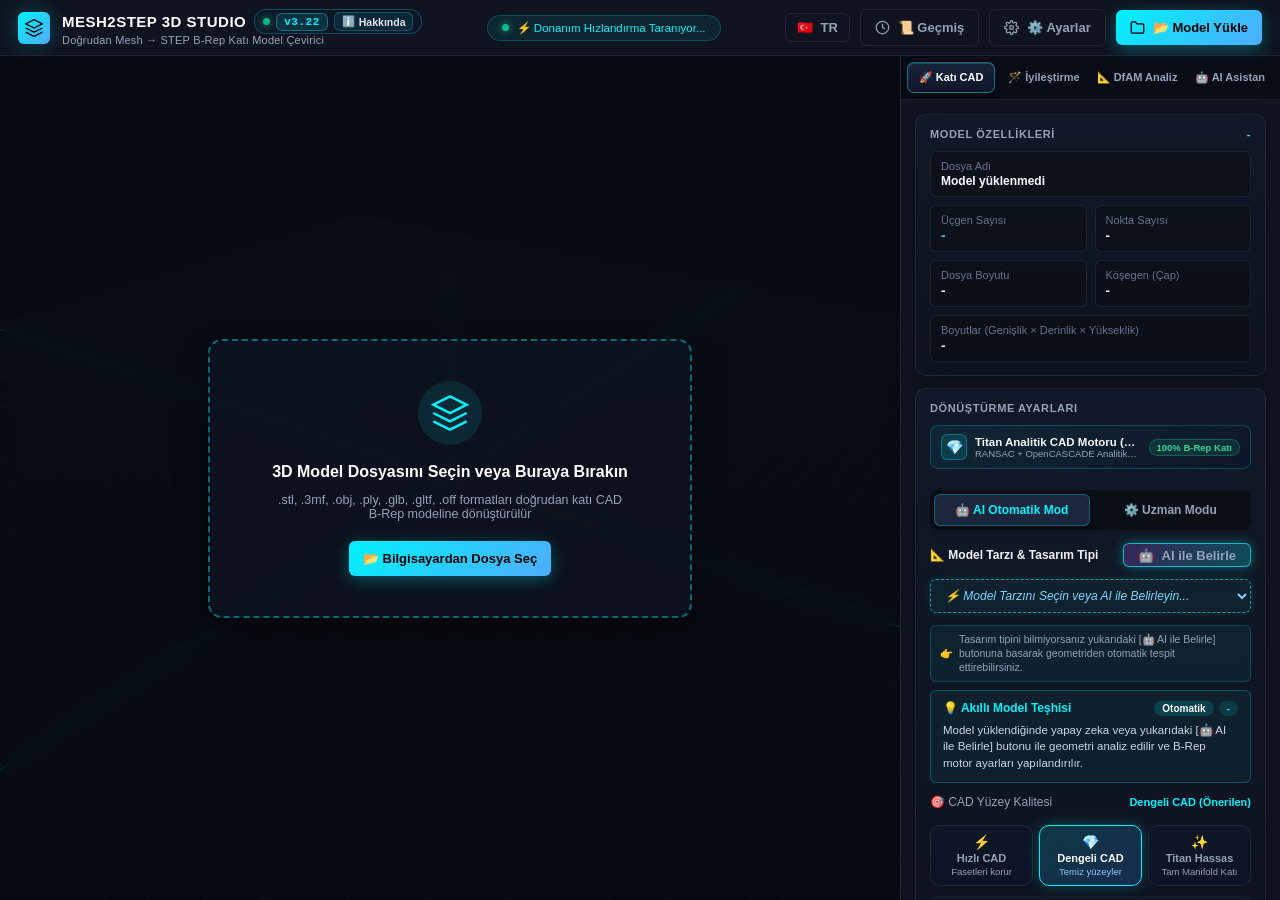
<file: ui/index.html>
<!DOCTYPE html>
<html lang="tr">
<head>
  <meta charset="UTF-8">
  <meta name="viewport" content="width=device-width, initial-scale=1.0">
  <title>Mesh2Step 3D Studio - Direct Mesh to STEP B-Rep</title>
  <link rel="stylesheet" href="style.css">
  <!-- Local Offline Three.js Assets -->
  <script src="three.min.js"></script>
  <script src="OrbitControls.js"></script>
  <script src="i18n.js"></script>
</head>
<body>

  <!-- Top App Header -->
  <header class="app-header">
    <div class="brand-section">
      <div class="brand-icon">
        <svg viewBox="0 0 24 24">
          <polygon points="12 2 2 7 12 12 22 7 12 2" stroke="#000" stroke-width="1.5" fill="none" stroke-linejoin="round"/>
          <polyline points="2 17 12 22 22 17" stroke="#000" stroke-width="1.5" fill="none" stroke-linejoin="round"/>
          <polyline points="2 12 12 17 22 12" stroke="#000" stroke-width="1.5" fill="none" stroke-linejoin="round"/>
        </svg>
      </div>
      <div>
        <div style="display: flex; align-items: center; gap: 8px;">
          <div class="brand-title" data-i18n="app_brand">MESH2STEP 3D STUDIO</div>
          <div class="header-version-wrapper" id="header-version-wrapper" title="Mesh2Step 3D Studio">
            <span class="version-pulse-dot"></span>
            <span class="header-version-pill" id="header-version-tag" onclick="openAboutModal()" style="cursor: pointer;" title="Mesh2Step 3D Studio">v3.22</span>
            <button class="header-about-pill-btn" id="btn-header-about" onclick="openAboutModal()" data-i18n-title="about_modal_btn_tip" title="Hakkında, Geliştirici &amp; GitHub Deposu">
              <span class="about-icon">ℹ️</span>
              <span class="about-label" data-i18n="btn_about">Hakkında</span>
            </button>
            <!-- Rich Hover Popover Card -->
            <div class="version-hover-card" id="version-hover-card">
              <div class="version-hover-header">
                <span class="version-hover-app">MESH2STEP 3D STUDIO</span>
                <span class="version-hover-tag" id="hover-tag-version">v3.22</span>
              </div>
              <div class="version-hover-body">
                <div class="version-hover-row">
                  <span class="version-hover-icon">📅</span>
                  <span class="version-hover-lbl" data-i18n="hover_release">Yayınlanma:</span>
                  <span class="version-hover-val" id="hover-datetime-val">29.09.2026 18:06</span>
                </div>
                <div class="version-hover-row">
                  <span class="version-hover-icon">⚡</span>
                  <span class="version-hover-lbl" data-i18n="hover_kernel">Motor:</span>
                  <span class="version-hover-val">Titan CAD (100% B-Rep)</span>
                </div>
                <div class="version-hover-row">
                  <span class="version-hover-icon">🟢</span>
                  <span class="version-hover-lbl" data-i18n="hover_status">Durum:</span>
                  <span class="version-hover-val highlight-green" data-i18n="hover_stable">Kararlı Dağıtım (Stable)</span>
                </div>
              </div>
              <div class="version-hover-footer">
                <button class="btn-hover-card-about" onclick="openAboutModal()">
                  <span>✨</span> <span data-i18n="hover_open_about">Geliştirici &amp; Proje Hakkında</span> ➔
                </button>
              </div>
            </div>
          </div>
        </div>
        <div class="brand-subtitle" data-i18n="app_subtitle">Doğrudan Mesh → STEP B-Rep Katı Model Çevirici</div>
      </div>
    </div>

    <div class="system-badge">
      <div class="status-dot"></div>
      <span id="gpu-status-text" data-i18n="gpu_scanning">⚡ Donanım Hızlandırma Taranıyor...</span>
    </div>

    <div class="header-actions">
      <!-- Language Switcher (TR / EN) -->
      <button class="btn btn-outline" id="btn-lang-toggle" onclick="toggleLanguage()" data-i18n-title="btn_lang_toggle_title" title="Dili Değiştir / Switch Language" style="min-width: 65px; font-weight: 600; padding: 6px 10px;">
        <span id="lang-flag">🇹🇷</span> <span id="lang-code">TR</span>
      </button>

      <button class="btn btn-outline" id="btn-open-history" onclick="openHistoryModal()" data-i18n-title="btn_history_title" title="Geçmiş Dönüştürme Raporları ve Katı Modeller">
        <svg width="15" height="15" viewBox="0 0 24 24" fill="none" stroke="currentColor" stroke-width="2">
          <circle cx="12" cy="12" r="10"></circle>
          <polyline points="12 6 12 12 16 14"></polyline>
        </svg>
        <span data-i18n="btn_history">📜 Geçmiş</span>
      </button>

      <button class="btn btn-outline" id="btn-open-settings" onclick="openSettingsModal()" data-i18n-title="btn_settings_title" title="Sistem, Donanım ve API Ayarları">
        <svg width="15" height="15" viewBox="0 0 24 24" fill="none" stroke="currentColor" stroke-width="2">
          <circle cx="12" cy="12" r="3"></circle>
          <path d="M19.4 15a1.65 1.65 0 0 0 .33 1.82l.06.06a2 2 0 0 1 0 2.83 2 2 0 0 1-2.83 0l-.06-.06a1.65 1.65 0 0 0-1.82-.33 1.65 1.65 0 0 0-1 1.51V21a2 2 0 0 1-2 2 2 2 0 0 1-2-2v-.09A1.65 1.65 0 0 0 9 19.4a1.65 1.65 0 0 0-1.82.33l-.06.06a2 2 0 0 1-2.83 0 2 2 0 0 1 0-2.83l.06-.06a1.65 1.65 0 0 0 .33-1.82 1.65 1.65 0 0 0-1.51-1H3a2 2 0 0 1-2-2 2 2 0 0 1 2-2h.09A1.65 1.65 0 0 0 4.6 9a1.65 1.65 0 0 0-.33-1.82l-.06-.06a2 2 0 0 1 0-2.83 2 2 0 0 1 2.83 0l.06.06a1.65 1.65 0 0 0 1.82.33H9a1.65 1.65 0 0 0 1-1.51V3a2 2 0 0 1 2-2 2 2 0 0 1 2 2v.09a1.65 1.65 0 0 0 1 1.51 1.65 1.65 0 0 0 1.82-.33l.06-.06a2 2 0 0 1 2.83 0 2 2 0 0 1 0 2.83l-.06.06a1.65 1.65 0 0 0-.33 1.82V9a1.65 1.65 0 0 0 1.51 1H21a2 2 0 0 1 2 2 2 2 0 0 1-2 2h-.09a1.65 1.65 0 0 0-1.51 1z"></path>
        </svg>
        <span data-i18n="btn_settings">⚙️ Ayarlar</span>
      </button>

      <button class="btn btn-primary" id="btn-open-file" data-i18n-title="title_open_model" title="Desteklenen formatlar: .stl, .3mf, .obj, .ply, .glb, .gltf, .off">
        <svg width="15" height="15" viewBox="0 0 24 24" fill="none" stroke="currentColor" stroke-width="2">
          <path d="M22 19a2 2 0 0 1-2 2H4a2 2 0 0 1-2-2V5a2 2 0 0 1 2-2h5l2 3h9a2 2 0 0 1 2 2z"></path>
        </svg>
        <span data-i18n="btn_open_model">📂 Model Yükle</span>
      </button>
    </div>
  </header>

  <!-- App Main Layout -->
  <main class="app-container">

    <!-- 3D Viewport Area -->
    <div class="viewport-wrapper" id="viewport-wrapper">
      <canvas id="webgl-canvas"></canvas>

      <!-- Empty State / Drag & Drop Zone -->
      <div class="empty-dropzone" id="empty-dropzone">
        <div class="dropzone-card" id="dropzone-clickable">
          <div class="dropzone-icon">
            <svg width="40" height="40" viewBox="0 0 24 24" fill="none" stroke="var(--accent-cyan)" stroke-width="1.5">
              <polygon points="12 2 2 7 12 12 22 7 12 2"></polygon>
              <polyline points="2 17 12 22 22 17"></polyline>
              <polyline points="2 12 12 17 22 12"></polyline>
            </svg>
          </div>
          <div class="dropzone-title" data-i18n="dropzone_title">3D Model Dosyasını Seçin veya Buraya Bırakın</div>
          <div class="dropzone-desc" data-i18n="dropzone_sub">.stl, .3mf, .obj, .ply, .glb, .gltf, .off formatları doğrudan katı CAD B-Rep modeline dönüştürülür</div>
          <button class="btn btn-primary" style="margin-top: 8px;">
            <span data-i18n="btn_browse">📂 Bilgisayardan Dosya Seç</span>
          </button>
        </div>
      </div>

      <!-- Viewport Floating HUD (Top Center) -->
      <div class="viewport-hud" id="viewport-hud" style="display: none;">
        <div class="mode-toggle-group">
          <button class="hud-btn active" data-mode="mesh" onclick="setViewMode('mesh')" data-i18n="hud_mesh" title="Girdi üçgen ağı ve tel kafes yapısını incele">
            🔺 Mesh & Üçgenler
          </button>
          <button class="hud-btn" id="btn-view-solid" data-mode="solid" onclick="setViewMode('solid')" data-i18n="hud_solid" title="Dönüştürülmüş B-Rep katı modelini incele" style="display: none;">
            💎 Katı Model (STEP)
          </button>
          <button class="hud-btn" id="btn-view-compare" data-mode="compare" onclick="setViewMode('compare')" data-i18n="hud_compare" title="Mesh ile Katı Modeli üst üste şeffaf karşılaştır" style="display: none;">
            🔄 Üst Üste
          </button>
          <button class="hud-btn" id="btn-view-split" data-mode="split" onclick="setViewMode('split')" data-i18n="hud_split" title="Mesh ve Katı Modeli yan yana bitişik karşılaştır" style="display: none;">
            ⏸️ Yan Yana
          </button>
        </div>

        <div class="hud-divider"></div>

        <div class="hud-tools">
          <button class="tool-icon-btn active" id="btn-toggle-wireframe" onclick="toggleWireframe()" data-i18n-title="title_wireframe" title="Üçgen Tel Kafese Aç / Kapat">
            <svg width="15" height="15" viewBox="0 0 24 24" fill="none" stroke="currentColor" stroke-width="2">
              <rect x="3" y="3" width="18" height="18" rx="2" ry="2"></rect>
              <line x1="3" y1="9" x2="21" y2="9"></line>
              <line x1="9" y1="21" x2="9" y2="9"></line>
            </svg>
          </button>
          <button class="tool-icon-btn active" id="btn-toggle-edges" onclick="toggleSolidEdges()" data-i18n-title="title_edges" title="CAD B-Rep Kenarlarını Aç / Kapat">
            <svg width="15" height="15" viewBox="0 0 24 24" fill="none" stroke="currentColor" stroke-width="2">
              <polygon points="12 2 2 7 12 12 22 7 12 2"></polygon>
            </svg>
          </button>
          <button class="tool-icon-btn active" id="btn-toggle-grid" onclick="toggleGrid()" data-i18n-title="title_grid" title="Zemin Izgarasını Aç / Kapat">
            <svg width="15" height="15" viewBox="0 0 24 24" fill="none" stroke="currentColor" stroke-width="2">
              <line x1="3" y1="12" x2="21" y2="12"></line>
              <line x1="3" y1="6" x2="21" y2="6"></line>
              <line x1="3" y1="18" x2="21" y2="18"></line>
            </svg>
          </button>
          <button class="tool-icon-btn" onclick="triggerTransform('lay_flat')" data-i18n-title="title_lay_flat" title="Tabana Oturt (En Geniş Yüzeyi Z=0 Düzlemine Yatır)">
            <svg width="15" height="15" viewBox="0 0 24 24" fill="none" stroke="currentColor" stroke-width="2">
              <path d="M12 3v14M5 10l7 7 7-7M3 21h18"/>
            </svg>
          </button>
          <button class="tool-icon-btn" id="btn-rotate-90" onclick="cycleRotate90()" data-i18n-title="title_rotate_90" title="Modeli 90° Döndür ve Tabana Oturt (Her tıklamada 90° yönlendirir)" style="display: flex; align-items: center; justify-content: center; gap: 2px; padding: 0 6px;">
            <svg width="13" height="13" viewBox="0 0 24 24" fill="none" stroke="currentColor" stroke-width="2">
              <path d="M21.5 2v6h-6M21.34 15.57a10 10 0 1 1-.57-8.38l5.67-5.67"/>
            </svg>
            <span style="font-size: 10px; font-weight: 700; letter-spacing: -0.5px;">90°</span>
          </button>
          <button class="tool-icon-btn" id="btn-scale-1000" onclick="triggerTransform('scale_1000')" data-i18n-title="title_scale_1000" title="1000x Büyüt (KIRI Engine / LiDAR Taramalarını Metreden Milimetre CAD Standardına Çevir)" style="display: flex; align-items: center; justify-content: center; padding: 0 4px;">
            <span style="font-size: 9.5px; font-weight: 800; letter-spacing: -0.5px; color: var(--accent-cyan);">×1k</span>
          </button>
          <button class="tool-icon-btn active btn-toggle-3d-drag" id="btn-hud-toggle-3d-drag" onclick="toggle3DDragMode()" data-i18n-title="title_drag_mode" title="Serbest 3D Model Taşıma (Açık: Mouse ile modeli istediğiniz konuma serbestçe sürükleyin)">
            <svg width="15" height="15" viewBox="0 0 24 24" fill="none" stroke="currentColor" stroke-width="2">
              <path d="M18 11V6a2 2 0 0 0-2-2v0a2 2 0 0 0-2 2v0M14 10V4a2 2 0 0 0-2-2v0a2 2 0 0 0-2 2v2M10 10.5V6a2 2 0 0 0-2-2v0a2 2 0 0 0-2 2v8M18 8a2 2 0 1 1 4 0v6a8 8 0 0 1-8 8h-2c-2.8 0-4.5-.86-5.99-2.34l-3.6-3.6a2 2 0 0 1 2.83-2.82L7 15"/>
            </svg>
          </button>
          <button class="tool-icon-btn" onclick="resetView()" data-i18n-title="title_reset_view" title="Görünüşü Modele Odakla">
            <svg width="15" height="15" viewBox="0 0 24 24" fill="none" stroke="currentColor" stroke-width="2">
              <circle cx="12" cy="12" r="10"></circle>
              <circle cx="12" cy="12" r="2"></circle>
            </svg>
          </button>
        </div>

        <div class="hud-divider hud-exploded-divider" id="hud-exploded-divider" style="display: none;"></div>

        <!-- Multi-Body Separation & 3D Arrangement HUD -->
        <div class="hud-exploded-group" id="hud-exploded-group" style="display: none;" title="Montaj gövdelerini 3D sahnede ayrıştırın, yan yana dizin ve mouse ile bağımsız taşıyın">
          <span class="exploded-label" data-i18n="exploded_label">🧩 Ayrıştır:</span>
          <input type="range" class="exploded-range" id="slider-exploded" min="0" max="100" value="0" step="1" oninput="onExplodedSliderChange(this.value)" title="Gövdeleri merkezden dışa doğru orantılı ayrıştır">
          <span class="exploded-val" id="val-exploded">0%</span>

          <div class="hud-mini-divider"></div>

          <button class="btn-hud-action" id="btn-arrange-sidebyside" onclick="arrangeBodiesSideBySide()" data-i18n="btn_arrange_side" title="Tüm parçaları (Mesh veya Katı Model) yan yana yatay sırada aralıklı diz">
            ↔️ Yan Yana Diz
          </button>

          <button class="btn-hud-action active btn-toggle-3d-drag" id="btn-toggle-3d-drag" onclick="toggle3DDragMode()" data-i18n="btn_toggle_3d_drag" title="Mouse ile 3D Model Taşıma Modu (Açık: 3D sahnede modele sol tıklayıp sürükleyin)">
            🖐️ 3D Taşı
          </button>

          <button class="btn-hud-action btn-hud-reset" id="btn-reset-separation" onclick="resetBodyPositions()" data-i18n="btn_reset_pos" title="Tüm ayrıştırma ve 3D sürükleme konumlarını orijinal montaj pozisyonuna sıfırla">
            🔄 Sıfırla
          </button>
        </div>
      </div>

      <!-- Side-by-side comparison indicator badge -->
      <div class="split-hud-badge" id="split-hud-badge" style="display: none;">
        <span class="badge-item mesh-badge" data-i18n="hud_split_left">🔺 Sol: Orijinal Mesh</span>
        <span class="badge-divider">↔️</span>
        <span class="badge-item solid-badge" data-i18n="hud_split_right">💎 Sağ: STEP Katı Model</span>
        <button class="split-reset-btn" onclick="resetSplitPositions()" data-i18n="hud_split_reset" title="Mesh ve Katı model konumlarını yan yana başlangıç pozisyonuna sıfırla">
          🔄 Konumları Sıfırla
        </button>
      </div>

      <!-- Solo Component Inspection Floating HUD -->
      <div class="solo-inspect-hud" id="solo-inspect-hud" style="display: none;">
        <div class="solo-info">
          <span class="solo-dot" id="solo-dot"></span>
          <div class="solo-text-wrap">
            <span class="solo-title" id="solo-title" data-i18n="solo_inspect_title">Gövde İnceleniyor</span>
            <span class="solo-stats" id="solo-stats">0 faset</span>
          </div>
        </div>
        <div class="solo-nav">
          <button class="btn-micro btn-solo-nav" onclick="navigateSoloBody(-1)" data-i18n="btn_prev_body" title="Önceki Gövdeyi İncele">◀ Önceki</button>
          <span class="solo-counter" id="solo-counter">1 / 1</span>
          <button class="btn-micro btn-solo-nav" onclick="navigateSoloBody(1)" data-i18n="btn_next_body" title="Sonraki Gövdeyi İncele">Sonraki ▶</button>
          <button class="btn-solo-exit" onclick="exitSoloInspect()" title="Tüm montaj görünümüne geri dön">
            <svg width="12" height="12" viewBox="0 0 24 24" fill="none" stroke="currentColor" stroke-width="2.5">
              <line x1="18" y1="6" x2="6" y2="18"></line>
              <line x1="6" y1="6" x2="18" y2="18"></line>
            </svg>
            <span data-i18n="btn_exit_solo">Montaja Dön</span>
          </button>
        </div>
      </div>

      <!-- Floating Conversion Progress HUD (Bottom Center) -->
      <div class="progress-card" id="progress-card">
        <div class="progress-header">
          <div class="progress-title">
            <svg width="16" height="16" viewBox="0 0 24 24" fill="none" stroke="var(--accent-cyan)" stroke-width="2">
              <polygon points="13 2 3 14 12 14 11 22 21 10 12 10 13 2"></polygon>
            </svg>
            <span data-i18n="progress_converting">Katı Modele Dönüştürülüyor...</span>
          </div>
          <div style="display: flex; align-items: center; gap: 12px;">
            <div class="progress-percent" id="progress-percent">0%</div>
            <button class="btn btn-cancel-sm" id="btn-cancel-conversion" data-i18n="btn_progress_cancel" title="Dönüştürme işlemini anında durdur">
              🛑 Durdur
            </button>
          </div>
        </div>
        <div class="progress-bar-container">
          <div class="progress-bar-fill" id="progress-bar-fill"></div>
        </div>
        <div class="progress-status-text" id="progress-status-text">İşlem başlatılıyor...</div>
      </div>
    </div>

    <!-- Right Control & Inspection Sidebar -->
    <aside class="sidebar">
      <div class="sidebar-tabs">
        <button class="tab-btn active" data-tab="convert" data-i18n="tab_convert">🚀 Katı CAD</button>
        <button class="tab-btn" data-tab="heal" id="tab-btn-heal" data-i18n="tab_heal">🪄 İyileştirme<span class="tab-badge-dot" id="tab-heal-dot" style="display: none;"></span></button>
        <button class="tab-btn" data-tab="dfam" data-i18n="tab_dfam">📐 DfAM Analiz</button>
        <button class="tab-btn" data-tab="ai" data-i18n="tab_ai">🤖 AI Asistan</button>
      </div>

      <div class="sidebar-content" id="tab-convert">

        <!-- Model Info Card -->
        <div class="card">
          <div class="card-title">
            <span data-i18n="card_model_info">Model Özellikleri</span>
            <span id="stat-format" style="font-size: 11px; color: var(--accent-cyan); text-transform: none;">-</span>
          </div>
          <div class="stat-grid">
            <div class="stat-box full-width">
              <div class="stat-label" data-i18n="lbl_filename">Dosya Adı</div>
              <div class="stat-value" id="stat-filename" style="font-size: 12px; word-break: break-all;" data-i18n="txt_no_model">Model yüklenmedi</div>
            </div>
            <div class="stat-box">
              <div class="stat-label" data-i18n="lbl_triangles">Üçgen Sayısı</div>
              <div class="stat-value highlight" id="stat-triangles">-</div>
            </div>
            <div class="stat-box">
              <div class="stat-label" data-i18n="lbl_vertices">Nokta Sayısı</div>
              <div class="stat-value" id="stat-vertices">-</div>
            </div>
            <div class="stat-box">
              <div class="stat-label" data-i18n="lbl_filesize">Dosya Boyutu</div>
              <div class="stat-value" id="stat-filesize">-</div>
            </div>
            <div class="stat-box">
              <div class="stat-label" data-i18n="lbl_diagonal">Köşegen (Çap)</div>
              <div class="stat-value" id="stat-diagonal">-</div>
            </div>
            <div class="stat-box full-width">
              <div class="stat-label" data-i18n="lbl_dimensions">Boyutlar (Genişlik × Derinlik × Yükseklik)</div>
              <div class="stat-value" id="stat-dimensions">-</div>
            </div>
            <div id="meter-scale-warning" style="display: none; grid-column: span 2; margin-top: 6px; padding: 7px 10px; border-radius: 6px; background: rgba(245, 158, 11, 0.12); border: 1px solid rgba(245, 158, 11, 0.35); font-size: 11px; color: #fbbf24; align-items: center; justify-content: space-between; gap: 8px;">
              <span data-i18n="warn_meter_scale">⚠️ Model metre ölçeğinde görünüyor.</span>
              <button class="btn btn-outline" onclick="triggerTransform('scale_1000')" data-i18n="btn_scale_1000" style="font-size: 10.5px; padding: 3px 8px; color: #fbbf24; border-color: rgba(245, 158, 11, 0.5); white-space: nowrap; font-weight: 600;">
                📐 1000x Yap (mm)
              </button>
            </div>
          </div>
        </div>

        <!-- 3D Scan Detected Shortcut Banner (Initially Hidden) -->
        <div class="scan-shortcut-banner" id="scan-tab-shortcut-banner" style="display: none;">
          <div class="scan-shortcut-info">
            <span class="scan-shortcut-icon">📷</span>
            <span data-i18n="scan_shortcut_text">3D Tarama verisi tespit edildi. Dönüştürmeden önce pürüzleri ütülemek ister misiniz?</span>
          </div>
          <button type="button" class="btn-goto-heal" onclick="switchToTab('heal')">
            <span data-i18n="btn_goto_heal">🪄 İyileştir ➔</span>
          </button>
        </div>

        <!-- Multi-Body Assembly Decomposition Card (Montaj Parçaları & Gövdeler) -->
        <div class="card" id="card-bodies" style="display: none;">
          <div class="card-title" style="display: flex; justify-content: space-between; align-items: center;">
            <div style="display: flex; align-items: center; gap: 6px;">
              <span data-i18n="card_assemblies">🧩 Montaj Gövdeleri</span>
              <span id="bodies-count-badge" class="badge-count">0</span>
            </div>
            <div style="display: flex; gap: 4px;">
              <button class="btn-micro" onclick="selectAllBodies(true)" data-i18n="btn_all" title="Tüm Gövdeleri Seç">Tümü</button>
              <button class="btn-micro" onclick="selectAllBodies(false)" data-i18n="btn_clear" title="Tüm Seçimleri Kaldır">Temizle</button>
            </div>
          </div>
          <div class="bodies-hint" data-i18n="bodies_hint">Dönüştürmek istediğiniz parçaları seçin. 3D sahnede parçaları mouse ile tutup sürükleyerek bağımsız taşıyabilirsiniz:</div>
          <div class="bodies-quick-actions" style="display: flex; gap: 6px; margin: 6px 0 10px 0;">
            <button class="btn btn-outline" onclick="arrangeBodiesSideBySide()" data-i18n="btn_arrange_side" style="font-size: 11px; flex: 1; padding: 5px;" title="Tüm parçaları 3D sahnede yan yana diz">
              ↔️ Yan Yana Diz
            </button>
            <button class="btn btn-outline" onclick="resetBodyPositions()" data-i18n="btn_reset_pos" style="font-size: 11px; padding: 5px 10px; color: #f87171; border-color: rgba(248,113,113,0.3);" title="Orijinal montaj konumuna geri dön">
              🔄 Sıfırla
            </button>
          </div>
          <div class="bodies-list-container" id="bodies-list-container">
            <!-- Dynamically populated body items -->
          </div>
        </div>

        <!-- Conversion Settings Card (AI vs Uzman Modu) -->
        <div class="card">
          <div class="card-title">
            <span data-i18n="card_conv_settings">Dönüştürme Ayarları</span>
          </div>

          <!-- Compact CAD Engine Status Bar -->
          <div class="setting-item" style="margin-bottom: 10px;">
            <div class="engine-status-bar" id="engine-status-bar" title="RANSAC + OpenCASCADE Analitik Geometri Motoru. Düzlemsel yüzeyleri birleştirir, silindirleri tanır, helisel dişleri mikron hassasiyetle korur ve %100 su geçirmez katı model üretir.">
              <div class="engine-status-left">
                <div class="engine-status-icon">💎</div>
                <div class="engine-status-text">
                  <div class="engine-status-name" data-i18n="engine_title_native">Titan Analitik CAD Motoru (v3.0)</div>
                  <div class="engine-status-sub" data-i18n="engine_desc_short">RANSAC + OpenCASCADE Analitik B-Rep Motoru</div>
                </div>
              </div>
              <span class="engine-status-pill">100% B-Rep Katı</span>
            </div>
          </div>

          <!-- Mode Switch: AI vs Uzman -->
          <div class="mode-switch-container">
            <button class="mode-switch-btn active" id="btn-mode-ai" onclick="setConversionMode('ai')">
              <span data-i18n="tab_ai_mode">🤖 AI Otomatik Mod</span>
            </button>
            <button class="mode-switch-btn" id="btn-mode-expert" onclick="setConversionMode('expert')">
              <span data-i18n="tab_expert_mode">⚙️ Uzman Modu</span>
            </button>
          </div>

          <!-- AI Auto-Tune View -->
          <div id="ai-mode-container" style="display: flex; flex-direction: column; gap: 10px;">
            <!-- Model Style & Design Characteristics Selector -->
            <div class="setting-item" style="margin-top: 2px;">
              <div class="setting-label" style="display: flex; justify-content: space-between; align-items: center; margin-bottom: 6px;">
                <span data-i18n="model_style_title" style="font-weight: 700; color: #f1f5f9;">📐 Model Tarzı & Tasarım Tipi</span>
                <button type="button" class="btn btn-outline btn-ai-detect pulsing-hint" id="btn-detect-style-ai" onclick="triggerAIDetectModelStyle()" data-i18n-title="btn_detect_title" title="Modeli yapay zeka veya yerel geometri motoruyla analiz et">
                  <span>🤖</span>
                  <span data-i18n="btn_detect_ai">AI ile Belirle</span>
                </button>
              </div>
              <select class="select-input style-awaiting-select" id="select-model-style" onchange="onManualModelStyleChange(this.value)" style="width: 100%; box-sizing: border-box; font-weight: 500;">
                <option value="" disabled selected data-i18n="style_placeholder">⚡ Model Tarzını Seçin veya AI ile Belirleyin...</option>
                <option value="prismatic" data-i18n="style_prismatic">📐 Prizmatik / Mekanik Montaj Braketi & Gövde</option>
                <option value="gear" data-i18n="style_gear">⚙️ Dişli ve Şaft / Aktarma Elemanı</option>
                <option value="fastener" data-i18n="style_fastener">🔩 Vida, Somun ve Yivli Bağlantı Elemanı</option>
                <option value="organic" data-i18n="style_organic">🎨 Organik Form / Sanatsal Heykel / Figür</option>
                <option value="honeycomb" data-i18n="style_honeycomb">🕳️ Bal Peteği / İnce Kafes Yapısı</option>
                <option value="scan" data-i18n="style_scan">📱 3D Tarama / Tersine Mühendislik</option>
              </select>
              <!-- Helper Choice Hint -->
              <div class="style-choice-hint" id="style-choice-hint">
                <span class="hint-bullet">👉</span>
                <span id="style-choice-hint-text" data-i18n="style_hint_text">Tasarım tipini bilmiyorsanız yukarıdaki <strong>[🤖 AI ile Belirle]</strong> butonuna basarak geometriden otomatik tespit ettirebilirsiniz.</span>
              </div>
            </div>

            <!-- Intelligent Diagnosis & Recommended Engine Parameters Card -->
            <div class="ai-tune-badge" style="margin-top: -2px;">
              <div style="display: flex; align-items: center; justify-content: space-between; gap: 6px;">
                <span class="ai-tune-title" id="ai-tune-category" data-i18n="ai_tune_title">💡 Akıllı Model Teşhisi</span>
                <div style="display: flex; align-items: center; gap: 5px;">
                  <span id="model-style-source-badge" class="ai-chip" style="font-size: 10px;" data-source="pending" data-i18n="badge_pending">Seçim Bekleniyor</span>
                  <span class="ai-chip" id="ai-tune-badge" style="background: rgba(0,242,254,0.12); color: var(--accent-cyan);">-</span>
                </div>
              </div>
              <div class="ai-tune-desc" id="ai-tune-reason" data-i18n="ai_pending_desc">
                Model yüklendiğinde yapay zeka veya yukarıdaki [🤖 AI ile Belirle] butonu ile geometri analiz edilir ve B-Rep motor ayarları yapılandırılır.
              </div>
            </div>

            <!-- AI Quality Preference Selector -->
            <div class="setting-item" style="margin-top: 2px;">
              <div class="setting-label" style="display: flex; justify-content: space-between; align-items: center; margin-bottom: 6px;">
                <span data-i18n="quality_label">🎯 CAD Yüzey Kalitesi</span>
                <span id="ai-quality-summary" style="font-size: 11px; color: var(--accent-cyan); font-weight: 600;" data-i18n="q_balanced_summary">Dengeli CAD (Önerilen)</span>
              </div>
              <div class="quality-selector-group">
                <button type="button" class="quality-btn" data-quality="fast" onclick="setAIQualityPreference('fast')">
                  <span class="q-icon">⚡</span>
                  <span class="q-title" data-i18n="q_fast_title">Hızlı CAD</span>
                  <span class="q-sub" data-i18n="q_fast_sub">Fasetleri korur</span>
                </button>
                <button type="button" class="quality-btn active" data-quality="balanced" onclick="setAIQualityPreference('balanced')">
                  <span class="q-icon">💎</span>
                  <span class="q-title" data-i18n="q_balanced_title">Dengeli CAD</span>
                  <span class="q-sub" data-i18n="q_balanced_sub">Temiz yüzeyler</span>
                </button>
                <button type="button" class="quality-btn" data-quality="high" onclick="setAIQualityPreference('high')">
                  <span class="q-icon">✨</span>
                  <span class="q-title" data-i18n="q_high_title">Titan Hassas</span>
                  <span class="q-sub" data-i18n="q_high_sub">Tam Manifold Katı</span>
                </button>
              </div>
            </div>

            <button class="btn btn-convert-main" id="btn-convert-ai" disabled>
              <svg width="16" height="16" viewBox="0 0 24 24" fill="none" stroke="currentColor" stroke-width="2.5">
                <polygon points="13 2 3 14 12 14 11 22 21 10 12 10 13 2"></polygon>
              </svg>
              <span data-i18n="btn_convert_ai">🚀 DÖNÜŞTÜR (STEP)</span>
            </button>
          </div>

          <!-- Uzman Modu View (Initially Hidden) -->
          <div id="expert-mode-container" style="display: none; flex-direction: column; gap: 10px;">
            <div class="setting-item">
              <div class="setting-label" data-i18n="lbl_engine_mode">B-Rep Motor Modu</div>
              <select class="select-input" id="setting-engine-mode">
                <option value="verbatim" data-i18n="opt_mode_verbatim">Yüksek Hızlı Faset Katı (Verbatim - Önerilen)</option>
                <option value="trueform" data-i18n="opt_mode_trueform">Analitik Katı (TrueForm - Silindir & Düzlem İyileştirme)</option>
              </select>
            </div>

            <div class="setting-item">
              <div class="setting-label" data-i18n="lbl_unify">Eşdüzlemli Yüzey Birleştirme (Unify)</div>
              <select class="select-input" id="setting-unify">
                <option value="true" data-i18n="opt_unify_true">Açık (Düzlemleri Tek Yüzey Yapar)</option>
                <option value="false" data-i18n="opt_unify_false">Kapalı (Her Üçgeni Ayrı B-Rep Yüzü Bırakır - Güvenli Mod)</option>
              </select>
            </div>

            <div class="setting-item">
              <div class="setting-label" data-i18n="lbl_unify_angle">Yüzey Sadeleştirme & CAD Kalitesi</div>
              <select class="select-input" id="setting-unify-angle">
                <option value="0.5" data-i18n="opt_angle_precise">Hassas CAD (0.5° - Detaylı Faset)</option>
                <option value="2.5" data-i18n="opt_angle_balanced" selected>Dengeli CAD (2.5° - Önerilen)</option>
                <option value="5.0" data-i18n="opt_angle_smooth">Yüksek Sadeleştirme (5.0° - Sade Yüzeyler)</option>
                <option value="8.0" data-i18n="opt_angle_max">Maksimum Sadeleştirme (8.0° - Minimum Yüzey)</option>
              </select>
            </div>

            <div class="setting-item">
              <div class="setting-label" data-i18n="lbl_threads">CPU İş Parçacığı (Threads)</div>
              <select class="select-input" id="setting-threads">
                <option value="auto" data-i18n="opt_threads_auto">Maksimum (Tüm Çekirdekler)</option>
                <option value="8" data-i18n="opt_threads_8">8 Çekirdek</option>
                <option value="4" data-i18n="opt_threads_4">4 Çekirdek</option>
              </select>
            </div>

            <button class="btn btn-convert-main" id="btn-convert-expert" disabled>
              <svg width="16" height="16" viewBox="0 0 24 24" fill="none" stroke="currentColor" stroke-width="2.5">
                <polygon points="13 2 3 14 12 14 11 22 21 10 12 10 13 2"></polygon>
              </svg>
              <span data-i18n="btn_convert_expert">🚀 DÖNÜŞTÜR (STEP)</span>
            </button>
          </div>
        </div>

        <!-- Conversion Results Card (Initially Hidden) -->
        <div class="card" id="conversion-results-card" style="display: none; border-color: rgba(16, 185, 129, 0.4);">
          <div class="card-title" style="color: var(--accent-emerald);">
            <span data-i18n="card_results_title">Katı Model Sonuçları</span>
            <span style="font-size: 11px;">AP214 STEP</span>
          </div>
          <div class="stat-grid">
            <div class="stat-box full-width">
              <div class="stat-label" data-i18n="lbl_engine_used">Kullanılan Motor</div>
              <div class="stat-value highlight" id="res-engine" style="font-size: 12px;">-</div>
            </div>
            <div class="stat-box full-width">
              <div class="stat-label" data-i18n="lbl_solid_status">Katı Gövde Durumu</div>
              <div class="stat-value success" id="res-watertight">-</div>
            </div>
            <div class="stat-box full-width">
              <div class="stat-label" data-i18n="lbl_volume_verify">Hacim Doğrulaması (Mesh ➔ CAD B-Rep)</div>
              <div class="stat-value highlight" id="res-volume" style="font-size: 11px;">-</div>
            </div>
            <div class="stat-box">
              <div class="stat-label" data-i18n="lbl_brep_faces">B-Rep Yüzey Sayısı</div>
              <div class="stat-value" id="res-faces">-</div>
            </div>
            <div class="stat-box">
              <div class="stat-label" data-i18n="lbl_simplification_rate">B-Rep Sadeleştirme Oranı</div>
              <div class="stat-value success" id="res-reduction">-%0</div>
            </div>
            <div class="stat-box">
              <div class="stat-label" data-i18n="lbl_detected_cylinders">Algılanan Silindirler</div>
              <div class="stat-value highlight" id="res-cylinders">-</div>
            </div>
            <div class="stat-box">
              <div class="stat-label" data-i18n="lbl_detected_planes">Algılanan Düzlemler</div>
              <div class="stat-value highlight" id="res-planes">-</div>
            </div>
            <div class="stat-box">
              <div class="stat-label" data-i18n="lbl_step_size">STEP Dosya Boyutu</div>
              <div class="stat-value" id="res-stepsize">-</div>
            </div>
            <div class="stat-box">
              <div class="stat-label" data-i18n="lbl_proc_time">İşlem Süresi</div>
              <div class="stat-value" id="res-duration">-</div>
            </div>
          </div>
        </div>

        <!-- CAD Export & Integration Card (Initially Hidden) -->
        <div class="card" id="cad-export-card" style="display: none;">
          <div class="card-title" data-i18n="card_export_title">CAD Yazılımlarına Aktar</div>
          
          <button class="btn btn-fusion" id="btn-open-fusion">
            <svg width="15" height="15" viewBox="0 0 24 24" fill="currentColor">
              <circle cx="12" cy="12" r="10"/>
            </svg>
            <span data-i18n="btn_open_fusion">🚀 Autodesk Fusion 360'a Gönder</span>
          </button>

          <button class="btn btn-freecad" id="btn-open-freecad">
            <svg width="15" height="15" viewBox="0 0 24 24" fill="none" stroke="currentColor" stroke-width="2">
              <rect x="3" y="3" width="18" height="18" rx="2"></rect>
              <path d="M9 3v18M15 9h6M15 15h6"></path>
            </svg>
            <span data-i18n="btn_open_freecad">📐 FreeCAD ile Aç</span>
          </button>

          <button class="btn btn-outline" id="btn-save-step">
            <svg width="15" height="15" viewBox="0 0 24 24" fill="none" stroke="currentColor" stroke-width="2">
              <path d="M19 21H5a2 2 0 0 1-2-2V5a2 2 0 0 1 2-2h11l5 5v11a2 2 0 0 1-2 2z"></path>
              <polyline points="17 21 17 13 7 13 7 21"></polyline>
              <polyline points="7 3 7 8 15 8"></polyline>
            </svg>
            <span data-i18n="btn_save_step">💾 STEP Olarak Farklı Kaydet...</span>
          </button>

          <button class="btn btn-outline" id="btn-reveal-explorer">
            <svg width="15" height="15" viewBox="0 0 24 24" fill="none" stroke="currentColor" stroke-width="2">
              <path d="M22 19a2 2 0 0 1-2 2H4a2 2 0 0 1-2-2V5a2 2 0 0 1 2-2h5l2 3h9a2 2 0 0 1 2 2z"></path>
            </svg>
            <span data-i18n="btn_reveal_explorer">📂 Dosya Konumunu Aç</span>
          </button>
        </div>

      </div>

      <!-- 3D Tarama & Mesh İyileştirme Stüdyosu (Dedicated Healing Tab) -->
      <div class="sidebar-content" id="tab-heal" style="display: none; flex-direction: column; gap: 12px;">

        <!-- 3D Tarama & Mesh İyileştirme Kartı (Scan Healing & Denoise) -->
        <div class="card" id="card-heal" style="border: 1px solid rgba(139, 92, 246, 0.35); background: linear-gradient(180deg, rgba(139, 92, 246, 0.05) 0%, rgba(15, 23, 42, 0.4) 100%);">
          <div class="card-title" style="display: flex; justify-content: space-between; align-items: center;">
            <div style="display: flex; align-items: center; gap: 6px;">
              <span data-i18n="card_heal_title">🪄 3D Tarama & Mesh İyileştirme</span>
            </div>
            <span class="badge-count" style="background: rgba(139, 92, 246, 0.25); color: #c084fc; font-size: 10px; padding: 2px 6px;">KIRI / LiDAR / STL / OBJ</span>
          </div>

          <!-- Model Type Classification Badge -->
          <div id="heal-model-type-badge" style="display: none; align-items: center; gap: 6px; padding: 5px 8px; border-radius: 6px; font-size: 11px; margin-bottom: 8px;">
          </div>

          <div data-i18n="heal_desc" style="font-size: 11.5px; color: #94a3b8; line-height: 1.45; margin-bottom: 10px;">
            KIRI Engine veya mobil taramalardaki dalgalı yüzeyleri <strong>hacim kaybetmeden ve keskin kenarları bozmadan</strong> ütüler, havada uçuşan toz fasetleri siler, açık delikleri diker.
          </div>

          <!-- Healing Intensity Selector -->
          <div class="setting-item" style="margin-bottom: 8px;">
            <div class="setting-label" style="display: flex; justify-content: space-between; align-items: center; margin-bottom: 5px;">
              <span data-i18n="lbl_heal_intensity">Ütüleme / İyileştirme Yoğunluğu</span>
              <span id="heal-intensity-label" style="font-size: 10.5px; color: #c084fc; font-weight: 600;">Dengeli (Önerilen)</span>
            </div>
            <div class="quality-selector-group" style="grid-template-columns: repeat(3, 1fr);">
              <button type="button" class="quality-btn" data-intensity="light" onclick="setHealIntensity('light')" style="padding: 6px 4px;">
                <span class="q-icon">🍃</span>
                <span class="q-title" data-i18n="heal_light" style="font-size: 11px;">Hafif</span>
              </button>
              <button type="button" class="quality-btn active" data-intensity="balanced" onclick="setHealIntensity('balanced')" style="padding: 6px 4px;">
                <span class="q-icon">✨</span>
                <span class="q-title" data-i18n="heal_balanced" style="font-size: 11px;">Dengeli</span>
              </button>
              <button type="button" class="quality-btn" data-intensity="strong" onclick="setHealIntensity('strong')" style="padding: 6px 4px;">
                <span class="q-icon">⚡</span>
                <span class="q-title" data-i18n="heal_strong" style="font-size: 11px;">Güçlü</span>
              </button>
            </div>
          </div>

          <!-- Feature Toggles -->
          <div style="display: flex; flex-direction: column; gap: 7px; margin-bottom: 10px; font-size: 11.5px; color: #cbd5e1;">
            <!-- Sharp Feature Preservation -->
            <label style="display: flex; align-items: center; gap: 7px; cursor: pointer; color: #38bdf8; font-weight: 600;">
              <input type="checkbox" id="chk-heal-preserve-features" checked style="accent-color: #38bdf8;" onchange="toggleFeatureAngleVisibility(this.checked)">
              <span data-i18n="chk_preserve_features">📐 Keskin Kenarları Koru (Feature-Preserving)</span>
            </label>
            <div id="heal-feature-angle-row" style="display: flex; align-items: center; justify-content: space-between; margin-left: 20px; font-size: 11px; color: #94a3b8;">
              <span data-i18n="lbl_dihedral">Köşe Eşik Açısı (Dihedral):</span>
              <select id="sel-heal-feature-angle" style="background: rgba(15,23,42,0.8); border: 1px solid rgba(148,163,184,0.25); color: #cbd5e1; border-radius: 4px; font-size: 11px; padding: 2px 6px;">
                <option value="30" data-i18n="opt_dihedral_30">30° (Hassas - Daha Çok Köşe Koru)</option>
                <option value="35" data-i18n="opt_dihedral_35" selected>35° (Dengeli - CAD Standardı)</option>
                <option value="45" data-i18n="opt_dihedral_45">45° (Sadece Çok Dik Kenarlar)</option>
              </select>
            </div>

            <label style="display: flex; align-items: center; gap: 7px; cursor: pointer;">
              <input type="checkbox" id="chk-heal-outliers" checked style="accent-color: #8b5cf6;">
              <span data-i18n="chk_outliers">Uçuşan toz ve kopuk parçacıkları temizle</span>
            </label>
            <label style="display: flex; align-items: center; gap: 7px; cursor: pointer;">
              <input type="checkbox" id="chk-heal-holes" checked style="accent-color: #8b5cf6;">
              <span data-i18n="chk_holes">Açık delikleri ve kenarları kapat (Watertight)</span>
            </label>
            <label style="display: flex; align-items: center; gap: 7px; cursor: pointer;">
              <input type="checkbox" id="chk-heal-smooth" checked style="accent-color: #8b5cf6;">
              <span data-i18n="chk_smooth">Yüzey ütüleme & gürültü giderme</span>
            </label>

            <!-- Smoothing Algorithm Mode -->
            <div style="display: flex; align-items: center; justify-content: space-between; font-size: 11px; color: #cbd5e1; margin-left: 20px;">
              <span style="color: #94a3b8;" data-i18n="lbl_heal_method">Ütüleme Metodu:</span>
              <div style="display: flex; gap: 10px;">
                <label style="display: flex; align-items: center; gap: 4px; cursor: pointer; font-size: 11px;">
                  <input type="radio" name="heal-method" value="taubin" checked style="accent-color: #8b5cf6;">
                  <span data-i18n="method_taubin">Taubin (Hacim Koruyucu)</span>
                </label>
                <label style="display: flex; align-items: center; gap: 4px; cursor: pointer; font-size: 11px;">
                  <input type="radio" name="heal-method" value="bilateral" style="accent-color: #8b5cf6;">
                  <span data-i18n="method_bilateral">Bilateral (Yüzey Normalleri)</span>
                </label>
              </div>
            </div>

            <label style="display: flex; align-items: center; gap: 7px; cursor: pointer;">
              <input type="checkbox" id="chk-heal-decimate" style="accent-color: #8b5cf6;">
              <span data-i18n="chk_decimate">Faset sadeleştirme (Üçgen sayısını %50 azalt)</span>
            </label>
          </div>

          <!-- Action Buttons -->
          <div style="display: flex; gap: 6px;">
            <button class="btn btn-primary" id="btn-heal-mesh" onclick="executeMeshHealing()" data-i18n="btn_heal_mesh" style="flex: 1; background: linear-gradient(135deg, #8b5cf6 0%, #6366f1 100%); border-color: #8b5cf6; padding: 7px 12px; font-size: 12px; font-weight: 600;">
              🪄 Modeli İyileştir & Ütüle
            </button>
            <button class="btn btn-outline" id="btn-revert-heal" onclick="revertMeshHealing()" data-i18n="btn_revert_heal" style="display: none; padding: 7px 10px; font-size: 11.5px; color: #f87171; border-color: rgba(248,113,113,0.35);" title="Orijinal ham modele geri dön">
              ↩️ Geri Al
            </button>
          </div>

          <!-- Heal Status / Result Box -->
          <div id="heal-result-box" style="display: none; margin-top: 8px; padding: 8px 10px; border-radius: 6px; background: rgba(139, 92, 246, 0.12); border: 1px solid rgba(139, 92, 246, 0.3); font-size: 11px; color: #e2e8f0; line-height: 1.4;">
          </div>
        </div>

        <!-- Next Step Workflow Helper Card -->
        <div class="card" style="background: rgba(15, 23, 42, 0.4); border-color: rgba(255, 255, 255, 0.08); text-align: center;">
          <p data-i18n="heal_next_hint" style="font-size: 11px; color: var(--text-muted); margin: 0 0 8px 0; line-height: 1.4;">
            Modeli ütüleyip keskin hatları sabitledikten sonra katı CAD B-Rep oluşturmak için Katı CAD sekmesine geçebilirsiniz:
          </p>
          <button type="button" class="btn btn-outline" onclick="switchToTab('convert')" style="width: 100%; justify-content: center; font-size: 11.5px; font-weight: 600; border-color: rgba(0, 242, 254, 0.4); color: var(--accent-cyan); padding: 7px;">
            <span data-i18n="btn_goto_convert">🚀 Katı CAD Dönüştürmeye Geç ➔</span>
          </button>
        </div>

      </div>

      <!-- Makina Tasarım Mühendisi (DfAM) Tab -->
      <div class="sidebar-content" id="tab-dfam" style="display: none; flex-direction: column; gap: 12px;">

        <!-- DfAM Score & Status Card -->
        <div class="card dfam-score-card">
          <div class="card-title" style="display: flex; justify-content: space-between; align-items: center;">
            <div style="display: flex; align-items: center; gap: 6px;">
              <span data-i18n="card_dfam_score">📐 DfAM Üretilebilirlik Skoru</span>
            </div>
            <span class="dfam-score-pill" id="dfam-score-badge" data-i18n="dfam_calculating">Hesaplanıyor...</span>
          </div>

          <div class="dfam-score-hero">
            <div class="dfam-score-gauge">
              <div class="dfam-score-number" id="dfam-score-num">--</div>
              <div class="dfam-score-max">/ 100</div>
            </div>
            <div class="dfam-score-desc">
              <div class="dfam-model-name" id="dfam-target-name" data-i18n="txt_no_model">Model yüklenmedi</div>
              <div class="dfam-status-tag" id="dfam-status-text" data-i18n="dfam_waiting">3D model verisi bekleniyor...</div>
            </div>
          </div>

          <!-- 1-Click Optimal Print Orientation Button -->
          <div class="dfam-action-section" style="margin-top: 10px;">
            <button class="btn btn-primary" id="btn-optimize-dfam" onclick="applyOptimalDfAMOrientation()" style="width: 100%; justify-content: center; gap: 8px;">
              <svg width="15" height="15" viewBox="0 0 24 24" fill="none" stroke="currentColor" stroke-width="2.5">
                <path d="M21.5 2v6h-6M21.34 15.57a10 10 0 1 1-.57-8.38l5.67-5.67"/>
              </svg>
              <span data-i18n="btn_optimize_dfam">🚀 3D Baskı Yönünü Optimize Et (1-Tıkla)</span>
            </button>
            <div class="dfam-reason-box" id="dfam-reason-box" data-i18n="dfam_reason_default">
              Parçayı en az destek gerektiren ve en geniş tabla yapışması sağlayan açıya otomatik oturtmak için butona tıklayın.
            </div>
          </div>
        </div>

        <!-- 3D Printing & Slicing Technical Metrics Card -->
        <div class="card">
          <div class="card-title">
            <span data-i18n="card_3d_print_params">3D Yazıcı (Eklemeli İmalat) Parametreleri</span>
            <span style="font-size: 10px; color: var(--accent-cyan);">ISO/ASTM 52900</span>
          </div>

          <div class="stat-grid">
            <div class="stat-box">
              <div class="stat-label" data-i18n="lbl_support_area">Destek Alanı (>45°)</div>
              <div class="stat-value highlight" id="dfam-overhang-val">-%</div>
            </div>
            <div class="stat-box">
              <div class="stat-label" data-i18n="lbl_critical_overhang">Kritik Sarkma (>60°)</div>
              <div class="stat-value" id="dfam-critical-val">-%</div>
            </div>
            <div class="stat-box">
              <div class="stat-label" data-i18n="lbl_bed_contact">Zemin / Tabla Teması</div>
              <div class="stat-value success" id="dfam-bed-contact-val">- mm²</div>
            </div>
            <div class="stat-box">
              <div class="stat-label" data-i18n="lbl_warping_risk">Bükülme (Warping) Riski</div>
              <div class="stat-value" id="dfam-warping-val">-</div>
            </div>
            <div class="stat-box">
              <div class="stat-label" data-i18n="lbl_thin_wall">Min. Et Kalınlığı</div>
              <div class="stat-value" id="dfam-thin-wall-val">- mm</div>
            </div>
            <div class="stat-box">
              <div class="stat-label" data-i18n="lbl_sagitta">Delik Sagitta Büzülmesi</div>
              <div class="stat-value highlight" id="dfam-sagitta-val">+0.12 mm</div>
            </div>
          </div>
        </div>

        <!-- CAD B-Rep Geometric Verification Card -->
        <div class="card" id="dfam-cad-card">
          <div class="card-title" style="display: flex; justify-content: space-between; align-items: center;">
            <span data-i18n="card_cad_verify">Teknik Çizim & Katı Doğrulama</span>
            <span id="dfam-cad-badge" style="font-size: 10px; color: var(--accent-cyan);">B-Rep Katı</span>
          </div>

          <div class="stat-grid">
            <div class="stat-box">
              <div class="stat-label" data-i18n="lbl_brep_faces">B-Rep Yüzey Sayısı</div>
              <div class="stat-value highlight" id="dfam-brep-faces-val">-</div>
            </div>
            <div class="stat-box">
              <div class="stat-label" data-i18n="lbl_facet_reduction">Faset Sadeleşme Oranı</div>
              <div class="stat-value success" id="dfam-reduction-val">-%</div>
            </div>
            <div class="stat-box full-width">
              <div class="stat-label" data-i18n="lbl_vol_dev">Hacim Sapması (Mesh vs Katı STEP)</div>
              <div class="stat-value highlight" id="dfam-vol-dev-val">Dönüştürme bekleniyor</div>
            </div>
            <div class="stat-box full-width">
              <div class="stat-label" data-i18n="lbl_solid_integrity">Katı Bütünlüğü & Manifoldluk</div>
              <div class="stat-value success" id="dfam-solid-status-val">-</div>
            </div>
          </div>
        </div>

        <!-- Engineering Recommendations & PM Action Items -->
        <div class="card">
          <div class="card-title">
            <span data-i18n="card_engineering_recs">👷 Mühendislik Tavsiyeleri & PM Notları</span>
          </div>
          <div class="dfam-recommendations-container" id="dfam-recommendations-list">
            <div class="dfam-rec-item" data-i18n="dfam_rec_default">Model yüklendiğinde Makina Tasarım Mühendisi analiz maddeleri burada listelenecektir.</div>
          </div>
        </div>

      </div>

      <!-- AI Assistant Tab -->
      <div class="sidebar-content" id="tab-ai" style="display: none;">
        <div class="card">
          <div class="card-title" data-i18n="card_ai_title">🤖 Gemini AI Tersine Mühendislik</div>
          <p data-i18n="ai_desc" style="font-size: 11.5px; color: var(--text-muted); line-height: 1.5;">
            Yapay zeka parça geometrisini inceler; silindirik yuvaları, düz montaj yüzeylerini, imalat yöntemlerini (3D Baskı vs CNC) ve mukavemet tavsiyelerini listeler.
          </p>
          <button class="btn btn-primary" id="btn-run-ai">
            <svg width="15" height="15" viewBox="0 0 24 24" fill="none" stroke="currentColor" stroke-width="2">
              <circle cx="12" cy="12" r="10"></circle>
              <path d="M12 16v-4M12 8h.01"></path>
            </svg>
            <span data-i18n="btn_run_ai">Modeli AI ile İncele</span>
          </button>
        </div>

        <div class="ai-box" id="ai-output-box" data-i18n="ai_output_default">
          AI analizi almak için yukarıdaki butona tıklayın...
        </div>
      </div>
    </aside>

  </main>

  <!-- Settings Modal (Sistem & API Ayarları) -->
  <div class="modal-overlay" id="settings-modal" style="display: none;">
    <div class="modal-card">
      <div class="modal-header">
        <div style="font-size: 15px; font-weight: 700; color: #fff; display: flex; align-items: center; gap: 8px;">
          <svg width="18" height="18" viewBox="0 0 24 24" fill="none" stroke="var(--accent-cyan)" stroke-width="2">
            <circle cx="12" cy="12" r="3"></circle>
            <path d="M19.4 15a1.65 1.65 0 0 0 .33 1.82l.06.06a2 2 0 0 1 0 2.83 2 2 0 0 1-2.83 0l-.06-.06a1.65 1.65 0 0 0-1.82-.33 1.65 1.65 0 0 0-1 1.51V21a2 2 0 0 1-2 2 2 2 0 0 1-2-2v-.09A1.65 1.65 0 0 0 9 19.4a1.65 1.65 0 0 0-1.82.33l-.06.06a2 2 0 0 1-2.83 0 2 2 0 0 1 0-2.83l.06-.06a1.65 1.65 0 0 0 .33-1.82 1.65 1.65 0 0 0-1.51-1H3a2 2 0 0 1-2-2 2 2 0 0 1 2-2h.09A1.65 1.65 0 0 0 4.6 9a1.65 1.65 0 0 0-.33-1.82l-.06-.06a2 2 0 0 1 0-2.83 2 2 0 0 1 2.83 0l.06.06a1.65 1.65 0 0 0 1.82.33H9a1.65 1.65 0 0 0 1-1.51V3a2 2 0 0 1 2-2 2 2 0 0 1 2 2v.09a1.65 1.65 0 0 0 1 1.51 1.65 1.65 0 0 0 1.82-.33l.06-.06a2 2 0 0 1 2.83 0 2 2 0 0 1 0 2.83l-.06.06a1.65 1.65 0 0 0-.33 1.82V9a1.65 1.65 0 0 0 1.51 1H21a2 2 0 0 1 2 2 2 2 0 0 1-2 2h-.09a1.65 1.65 0 0 0-1.51 1z"></path>
          </svg>
          <span data-i18n="modal_settings_title">Sistem ve API Ayarları</span>
        </div>
        <button class="modal-close-btn" onclick="closeSettingsModal()">✕</button>
      </div>

      <div class="modal-body">
        <div class="setting-item">
          <div class="setting-label" data-i18n="lbl_hardware_accel">Donanım Hızlandırma & GPU</div>
          <div class="stat-box" style="margin-top: 4px;">
            <div class="stat-label" data-i18n="lbl_detected_gpu">Algılanan Grafik Kartı</div>
            <div class="stat-value highlight" id="settings-gpu-val">NVIDIA GeForce MX550 (CUDA 13.3)</div>
          </div>
        </div>

        <div class="setting-item">
          <div class="setting-label" data-i18n="lbl_cpu_threads">CPU İş Parçacığı Sayısı (Threads)</div>
          <select class="select-input" id="settings-threads-select">
            <option value="20" data-i18n="opt_threads_20">Maksimum Performans (20 Thread)</option>
            <option value="16" data-i18n="opt_threads_16">16 Thread</option>
            <option value="8" data-i18n="opt_threads_8_perf">8 Thread</option>
            <option value="4" data-i18n="opt_threads_4_low">4 Thread (Düşük Kaynak)</option>
          </select>
          <span style="font-size: 11px; color: var(--text-dim);" data-i18n="lbl_threads_help">OpenCASCADE B-Rep dikiş ve faset motoruna ayrılan çekirdek sayısı.</span>
        </div>

        <div class="setting-item">
          <div class="setting-label" data-i18n="lbl_gemini_key">Google Gemini API Anahtarı</div>
          <input type="password" class="select-input" id="settings-api-key" placeholder="AIzaSy... veya AQ.Ab..." data-i18n-placeholder="ph_gemini_key" style="cursor: text;">
          <span style="font-size: 11px; color: var(--text-dim);" data-i18n="gemini_key_sub">Tersine mühendislik ve akıllı analiz için API anahtarınız.</span>
        </div>

        <div class="setting-item">
          <div class="setting-label" data-i18n="lbl_ai_model">AI Modeli (Google Gemini)</div>
          <select class="select-input" id="settings-model-select">
            <option value="gemini-3.8-flash">Gemini 3.8 Flash (🔥 En Yeni, En Hızlı & En Güçlü)</option>
            <option value="gemini-3.7-flash">Gemini 3.7 Flash (Yüksek Akıl Yürütme)</option>
            <option value="gemini-3.6-flash">Gemini 3.6 Flash</option>
            <option value="gemini-3.5-flash">Gemini 3.5 Flash</option>
            <option value="gemini-3.5-flash-lite">Gemini 3.5 Flash Lite (⚡ 500 İstek/Gün Yüksek Kota)</option>
            <option value="gemini-3.1-flash-lite">Gemini 3.1 Flash Lite (⚡ 500 İstek/Gün Yüksek Kota)</option>
            <option value="gemini-3-flash">Gemini 3 Flash</option>
            <option value="gemini-2.5-flash">Gemini 2.5 Flash</option>
            <option value="gemini-2.5-flash-lite">Gemini 2.5 Flash Lite</option>
          </select>
          <span style="font-size: 11px; color: var(--text-dim);">Google AI Studio hesabınızdaki kotalara göre dilediğiniz modeli seçebilirsiniz.</span>
        </div>
      </div>

      <div class="modal-footer">
        <button class="btn btn-outline" onclick="closeSettingsModal()" data-i18n="btn_cancel">Vazgeç</button>
        <button class="btn btn-primary" onclick="saveSettingsFromModal()" data-i18n="btn_save_settings">💾 Ayarları Kaydet</button>
      </div>
    </div>
  </div>

  <!-- Persistent Conversion History & Benchmark Ledger Modal -->
  <div class="modal-overlay" id="history-modal" style="display: none;">
    <div class="modal-card history-modal-card">
      <div class="modal-header">
        <div style="font-size: 15px; font-weight: 700; color: #fff; display: flex; align-items: center; gap: 8px;">
          <svg width="18" height="18" viewBox="0 0 24 24" fill="none" stroke="var(--accent-cyan)" stroke-width="2">
            <circle cx="12" cy="12" r="10"></circle>
            <polyline points="12 6 12 12 16 14"></polyline>
          </svg>
          <span data-i18n="modal_history_title">Dönüştürme Geçmişi ve Katı Model Arşivi</span>
        </div>
        <div style="display: flex; align-items: center; gap: 10px;">
          <button class="btn btn-outline" id="btn-clear-history" data-i18n="btn_clear_history" style="font-size: 11px; padding: 4px 10px; color: var(--accent-red); border-color: rgba(239, 68, 68, 0.3);">
            🗑️ Geçmişi Temizle
          </button>
          <button class="modal-close-btn" onclick="closeHistoryModal()">✕</button>
        </div>
      </div>

      <!-- History Stats Summary Bar -->
      <div class="history-summary-bar">
        <div class="history-pill">
          <span class="pill-label" data-i18n="lbl_total_models">Toplam Model:</span>
          <span class="pill-val highlight" id="hist-total-count">0</span>
        </div>
        <div class="history-pill">
          <span class="pill-label" data-i18n="lbl_success_solids">Başarılı Katı:</span>
          <span class="pill-val success" id="hist-success-count">0</span>
        </div>
        <div class="history-pill">
          <span class="pill-label" data-i18n="lbl_avg_reduction">Ort. B-Rep Sadeleştirme:</span>
          <span class="pill-val highlight" id="hist-avg-reduction">-%0</span>
        </div>
        <div class="history-search-wrap">
          <input type="text" id="history-search-input" class="history-search-input" placeholder="🔍 Model adı, format veya motor ara..." data-i18n-placeholder="ph_history_search" oninput="filterHistoryList()">
        </div>
      </div>

      <!-- History List -->
      <div class="modal-body history-modal-body" id="history-list-container">
        <!-- Rendered dynamically by viewer.js -->
      </div>

      <div class="modal-footer" style="justify-content: space-between; align-items: center;">
        <span style="font-size: 11px; color: var(--text-dim);" data-i18n="history_footer_note">💾 Veriler yerel diskte (conversion_history.json) kalıcı olarak saklanır. Uygulama kapansa bile kaybolmaz.</span>
        <button class="btn btn-primary" onclick="closeHistoryModal()" data-i18n="btn_close">Kapat</button>
      </div>
    </div>
  </div>

  <!-- About & Developer Modal -->
  <div class="modal-overlay" id="about-modal" style="display: none;">
    <div class="modal-card about-modal-card">
      <div class="modal-header">
        <div class="about-modal-header-title">
          <span class="about-header-icon">ℹ️</span>
          <span data-i18n="modal_about_title">Mesh2Step 3D Studio Hakkında</span>
          <span class="about-modal-version-tag" id="about-modal-version-tag">v3.22</span>
        </div>
        <button class="modal-close-btn" onclick="closeAboutModal()">✕</button>
      </div>

      <div class="modal-body about-modal-body">
        <!-- Hero App Banner -->
        <div class="about-hero-banner">
          <div class="about-hero-logo-box">
            <svg viewBox="0 0 24 24" class="about-hero-svg">
              <path d="M12 2L2 7l10 5 10-5-10-5zM2 17l10 5 10-5M2 12l10 5 10-5" stroke="url(#hero-gradient)" stroke-width="2.2" fill="none" stroke-linecap="round" stroke-linejoin="round"/>
              <defs>
                <linearGradient id="hero-gradient" x1="0%" y1="0%" x2="100%" y2="100%">
                  <stop offset="0%" stop-color="#00f2fe"/>
                  <stop offset="100%" stop-color="#4facfe"/>
                </linearGradient>
              </defs>
            </svg>
          </div>
          <div class="about-hero-info">
            <div class="about-hero-title">Mesh2Step 3D Studio</div>
            <div class="about-hero-badge" data-i18n="about_hero_tag">100% Manifold Analitik B-Rep STEP Katı CAD Çekirdeği</div>
            <div class="about-hero-desc" data-i18n="about_hero_desc">
              Mesh modellerini (.stl, .3mf, .obj, .ply) doğrudan parametrik CAD uyumlu katı STEP (ISO 10303-21) modellerine dönüştüren yeni nesil tersine mühendislik stüdyosu.
            </div>
          </div>
        </div>

        <!-- Developer Credit Card -->
        <div class="about-section-card dev-credit-card">
          <div class="about-card-badge dev-badge">
            <span data-i18n="about_dev_role">Yazılım & Algoritma Geliştiricisi</span>
          </div>
          <div class="dev-card-content">
            <div class="dev-avatar">
              <span class="dev-avatar-icon">👨‍💻</span>
            </div>
            <div class="dev-info">
              <div class="dev-name" id="about-dev-name">Okan YEŞİLYURT</div>
              <a href="javascript:void(0)" class="dev-website-link" onclick="openExternalUrl('https://mesh2step.gryntech.net')" title="Mesh2Step 3D Studio Web Portalı" style="margin-bottom: 4px;">
                <span class="globe-icon">💎</span>
                <span>mesh2step.gryntech.net</span>
                <span class="external-arrow">↗</span>
              </a>
              <a href="javascript:void(0)" class="dev-website-link" onclick="openExternalUrl('https://www.okanyesilyurt.com')" title="Okan YEŞİLYURT Web Sitesi">
                <span class="globe-icon">🌐</span>
                <span>www.okanyesilyurt.com</span>
                <span class="external-arrow">↗</span>
              </a>
              <div class="dev-bio" data-i18n="about_dev_desc">
                Mesh işleme, tersine mühendislik, B-Rep katı yüzey dikimi ve yapay zeka optimizasyon algoritmaları mimarı.
              </div>
            </div>
          </div>
        </div>

        <!-- Official GitHub Repository Card -->
        <div class="about-section-card github-repo-card">
          <div class="about-card-badge repo-badge">
            <span data-i18n="about_repo_badge">Açık Kaynak Kod & Resmi Depo</span>
          </div>
          <div class="repo-card-content">
            <div class="repo-card-header">
              <div class="repo-icon-wrap">
                <svg viewBox="0 0 24 24" class="github-svg-icon" fill="currentColor">
                  <path d="M12 0C5.37 0 0 5.37 0 12c0 5.31 3.435 9.795 8.205 11.385.6.105.825-.255.825-.57 0-.285-.015-1.23-.015-2.235-3.015.555-3.795-.735-4.035-1.41-.135-.345-.72-1.41-1.23-1.695-.42-.225-1.02-.78-.015-.795.945-.015 1.62.87 1.845 1.23 1.08 1.815 2.805 1.305 3.495.99.105-.78.42-1.305.765-1.605-2.67-.3-5.46-1.335-5.46-5.925 0-1.305.465-2.385 1.23-3.225-.12-.3-.54-1.53.12-3.18 0 0 1.005-.315 3.3 1.23.96-.27 1.98-.405 3-.405s2.04.135 3 .405c2.295-1.56 3.3-1.23 3.3-1.23.66 1.65.24 2.88.12 3.18.765.84 1.23 1.905 1.23 3.225 0 4.605-2.805 5.625-5.475 5.925.435.375.81 1.095.81 2.22 0 1.605-.015 2.895-.015 3.3 0 .315.225.69.825.57A12.02 12.02 0 0024 12c0-6.63-5.37-12-12-12z"/>
                </svg>
              </div>
              <div class="repo-text-wrap">
                <div class="repo-title" data-i18n="about_repo_title">Resmi GitHub Deposu</div>
                <div class="repo-url-tag">github.com/okanyyurt/Mesh2Step</div>
              </div>
            </div>
            <div class="repo-desc" data-i18n="about_repo_desc">
              Mesh2Step projesinin kaynak kodları, kurulum paketleri, teknik mimari belgeleri ve güncel yayınları (releases) GitHub üzerinde barındırılmaktadır.
            </div>
            <div class="repo-actions">
              <button class="btn btn-github-action" onclick="openExternalUrl('https://github.com/okanyyurt/Mesh2Step')">
                <span class="btn-icon">🌐</span>
                <span data-i18n="about_repo_btn">GitHub Deposunu Aç</span>
              </button>
              <button class="btn btn-copy-action" onclick="copyRepoUrl()">
                <span class="btn-icon">📋</span>
                <span data-i18n="btn_copy_link">Bağlantıyı Kopyala</span>
              </button>
            </div>
          </div>
        </div>

        <!-- Changelog & Release Notes Card -->
        <div class="about-section-card changelog-card">
          <div class="about-card-badge changelog-badge">
            <span data-i18n="about_changelog_badge">Sürüm Günlüğü & Değişiklikler</span>
          </div>
          <div class="changelog-card-content">
            <div class="changelog-header-row">
              <span class="changelog-icon">📝</span>
              <div class="changelog-title-wrap">
                <div class="changelog-title" data-i18n="about_changelog_title">Sürüm Notları (CHANGELOG)</div>
                <div class="changelog-sub">Mesh2Step / CHANGELOG.md</div>
              </div>
            </div>
            <div class="changelog-desc" data-i18n="about_changelog_desc">
              Tüm hata düzeltmeleri, algoritma geliştirmeleri ve yeni özellikler projenin GitHub deposundaki CHANGELOG.md dosyasında düzenli olarak güncellenmektedir.
            </div>
            <div class="changelog-actions">
              <button class="btn btn-changelog-action" onclick="openExternalUrl('https://github.com/okanyyurt/Mesh2Step/blob/main/CHANGELOG.md')">
                <span class="btn-icon">📜</span>
                <span data-i18n="about_changelog_btn">Sürüm Günlüğünü Oku (CHANGELOG.md)</span>
              </button>
            </div>
          </div>
        </div>

        <!-- System & License Specs Summary -->
        <div class="about-specs-grid">
          <div class="spec-pill">
            <span class="spec-lbl" data-i18n="about_spec_version">Yüklü Sürüm:</span>
            <span class="spec-val highlight-cyan" id="about-spec-version-val">v3.22</span>
          </div>
          <div class="spec-pill">
            <span class="spec-lbl" data-i18n="about_spec_date">Yayın Tarihi:</span>
            <span class="spec-val" id="about-spec-date-val">29.09.2026</span>
          </div>
          <div class="spec-pill">
            <span class="spec-lbl" data-i18n="about_spec_engine">CAD Çekirdeği:</span>
            <span class="spec-val">Titan CAD (B-Rep)</span>
          </div>
          <div class="spec-pill">
            <span class="spec-lbl" data-i18n="about_spec_license">Lisans:</span>
            <span class="spec-val">Geliştirici Lisansı</span>
          </div>
        </div>
      </div>

      <div class="modal-footer about-modal-footer">
        <span class="about-copyright" data-i18n="about_copyright_note">© 2026 Okan YEŞİLYURT. Tüm hakları saklıdır.</span>
        <button class="btn btn-primary" onclick="closeAboutModal()" data-i18n="btn_close" style="padding: 6px 20px;">Kapat</button>
      </div>
    </div>
  </div>

  <!-- Unsaved Model Confirmation Modal -->
  <div class="modal-overlay" id="unsaved-modal" style="display: none;">
    <div class="modal-card" style="max-width: 480px;">
      <div class="modal-header">
        <div style="font-size: 15px; font-weight: 700; color: #fff; display: flex; align-items: center; gap: 8px;">
          <span style="font-size: 18px;">⚠️</span>
          <span data-i18n="modal_unsaved_title">Önceki Katı Model (STEP) Kaydedilsin mi?</span>
        </div>
        <button class="modal-close-btn" onclick="closeUnsavedModal()">✕</button>
      </div>
      <div class="modal-body" style="gap: 12px;">
        <p style="font-size: 12.5px; color: var(--text-muted); line-height: 1.6;" data-i18n="unsaved_warning">
          Daha önce dönüştürdüğünüz katı CAD modeli (STEP) henüz kaydedilmedi. Yeni bir model yüklediğinizde bu model 3D sahneden temizlenecektir.
        </p>
        <div class="stat-box" style="margin-top: 4px;">
          <div class="stat-label" data-i18n="lbl_completed_solid">Tamamlanan Katı Model</div>
          <div class="stat-value highlight" id="unsaved-filename" style="font-size: 12px; word-break: break-all;">-</div>
        </div>
      </div>
      <div class="modal-footer" style="display: flex; gap: 8px; justify-content: flex-end;">
        <button class="btn btn-outline" onclick="proceedWithoutSaving()" data-i18n="btn_discard" style="font-size: 12px; color: var(--accent-red); border-color: rgba(239, 68, 68, 0.3);">
          🗑️ Kaydetmeden Sil & Yeni Modeli Aç
        </button>
        <button class="btn btn-primary" onclick="saveAndProceed()" data-i18n="btn_save_and_open" style="font-size: 12px;">
          💾 STEP'i Kaydet & Devam Et
        </button>
      </div>
    </div>
  </div>

  <!-- Toast Notification Container -->
  <div class="toast-container" id="toast-container"></div>

  <!-- Main Viewer Controller -->
  <script src="viewer.js"></script>
</body>
</html>
</file>
<file: public_html/style.css>
/* ===================================================================
   Mesh2Step 3D Studio - Official Web Portal Stylesheet
   Domain: mesh2step.gryntech.net
   Theme: Dark Cyber-Industrial / Parametric CAD Glassmorphism
   Author: Okan YEŞİLYURT
   =================================================================== */

:root {
  --bg-primary: #060913;
  --bg-secondary: #0b1120;
  --bg-card: rgba(15, 23, 42, 0.75);
  --bg-card-hover: rgba(26, 38, 66, 0.85);
  --border-color: rgba(56, 189, 248, 0.18);
  --border-hover: rgba(0, 242, 254, 0.45);
  
  --cyan-primary: #00f2fe;
  --blue-primary: #38bdf8;
  --blue-accent: #2563eb;
  --indigo-accent: #6366f1;
  --purple-accent: #8b5cf6;
  --emerald-accent: #10b981;
  --amber-accent: #f59e0b;
  --rose-accent: #f43f5e;
  
  --text-main: #f1f5f9;
  --text-muted: #94a3b8;
  --text-dim: #64748b;
  
  --font-sans: 'Inter', -apple-system, BlinkMacSystemFont, 'Segoe UI', Roboto, Helvetica, Arial, sans-serif;
  --font-mono: 'JetBrains Mono', 'Fira Code', Consolas, Monaco, monospace;
  
  --glow-cyan: 0 0 25px rgba(0, 242, 254, 0.35);
  --glow-card: 0 8px 32px 0 rgba(0, 0, 0, 0.45);
  --transition-smooth: all 0.28s cubic-bezier(0.4, 0, 0.2, 1);
}

*, *::before, *::after {
  box-sizing: border-box;
  margin: 0;
  padding: 0;
}

html {
  scroll-behavior: smooth;
  font-size: 16px;
  background-color: var(--bg-primary);
  color: var(--text-main);
  font-family: var(--font-sans);
  overflow-x: hidden;
}

body {
  min-height: 100vh;
  line-height: 1.6;
  background: radial-gradient(circle at 50% -10%, rgba(37, 99, 235, 0.18) 0%, transparent 60%),
              radial-gradient(circle at 90% 40%, rgba(0, 242, 254, 0.08) 0%, transparent 50%),
              radial-gradient(circle at 10% 70%, rgba(139, 92, 246, 0.09) 0%, transparent 50%),
              var(--bg-primary);
  background-attachment: fixed;
  color: var(--text-main);
  overflow-x: hidden;
}

/* Background Cyber Grid lines */
body::before {
  content: '';
  position: fixed;
  top: 0;
  left: 0;
  width: 100vw;
  height: 100vh;
  background-image: 
    linear-gradient(rgba(56, 189, 248, 0.025) 1px, transparent 1px),
    linear-gradient(90deg, rgba(56, 189, 248, 0.025) 1px, transparent 1px);
  background-size: 40px 40px;
  pointer-events: none;
  z-index: 0;
}

.container {
  max-width: 1240px;
  margin: 0 auto;
  padding: 0 24px;
  position: relative;
  z-index: 1;
}

/* Typography & Utilities */
h1, h2, h3, h4, h5, h6 {
  font-weight: 700;
  line-height: 1.25;
  color: var(--text-main);
}

a {
  color: var(--cyan-primary);
  text-decoration: none;
  transition: var(--transition-smooth);
}
a:hover {
  color: #7dd3fc;
  text-shadow: 0 0 12px rgba(0, 242, 254, 0.4);
}

.gradient-text {
  background: linear-gradient(135deg, #00f2fe 0%, #38bdf8 50%, #818cf8 100%);
  -webkit-background-clip: text;
  -webkit-text-fill-color: transparent;
}

.gradient-text-alt {
  background: linear-gradient(135deg, #10b981 0%, #00f2fe 100%);
  -webkit-background-clip: text;
  -webkit-text-fill-color: transparent;
}

/* Section Header styling */
.section-header {
  text-align: center;
  margin-bottom: 56px;
}

.section-tag {
  display: inline-flex;
  align-items: center;
  gap: 8px;
  padding: 6px 14px;
  background: rgba(0, 242, 254, 0.1);
  border: 1px solid rgba(0, 242, 254, 0.3);
  border-radius: 9999px;
  font-size: 0.8125rem;
  font-weight: 600;
  color: var(--cyan-primary);
  text-transform: uppercase;
  letter-spacing: 0.08em;
  margin-bottom: 16px;
}

.section-title {
  font-size: 2.25rem;
  margin-bottom: 16px;
}

.section-desc {
  font-size: 1.125rem;
  color: var(--text-muted);
  max-width: 760px;
  margin: 0 auto;
}

/* Buttons */
.btn {
  display: inline-flex;
  align-items: center;
  justify-content: center;
  gap: 10px;
  padding: 12px 24px;
  border-radius: 10px;
  font-weight: 600;
  font-size: 0.95rem;
  cursor: pointer;
  transition: var(--transition-smooth);
  border: 1px solid transparent;
  outline: none;
  white-space: nowrap;
}

.btn-primary {
  background: linear-gradient(135deg, #0284c7 0%, #0369a1 100%);
  color: #ffffff;
  border-color: rgba(56, 189, 248, 0.5);
  box-shadow: 0 4px 16px rgba(2, 132, 199, 0.4);
}
.btn-primary:hover {
  background: linear-gradient(135deg, #0ea5e9 0%, #0284c7 100%);
  box-shadow: 0 6px 24px rgba(14, 165, 233, 0.6);
  transform: translateY(-2px);
  color: #fff;
}

.btn-cyan {
  background: linear-gradient(135deg, #00f2fe 0%, #0284c7 100%);
  color: #060913;
  font-weight: 700;
  box-shadow: 0 4px 20px rgba(0, 242, 254, 0.45);
}
.btn-cyan:hover {
  background: linear-gradient(135deg, #38bdf8 0%, #00f2fe 100%);
  box-shadow: 0 6px 28px rgba(0, 242, 254, 0.7);
  transform: translateY(-2px);
  color: #060913;
}

.btn-secondary {
  background: rgba(30, 41, 59, 0.7);
  color: var(--text-main);
  border-color: rgba(148, 163, 184, 0.25);
  backdrop-filter: blur(8px);
}
.btn-secondary:hover {
  background: rgba(51, 65, 85, 0.9);
  border-color: var(--cyan-primary);
  color: #fff;
  transform: translateY(-2px);
}

.btn-outline {
  background: transparent;
  color: var(--text-main);
  border-color: rgba(56, 189, 248, 0.4);
}
.btn-outline:hover {
  background: rgba(56, 189, 248, 0.12);
  border-color: var(--cyan-primary);
  color: var(--cyan-primary);
  transform: translateY(-2px);
}

.btn-sm {
  padding: 8px 16px;
  font-size: 0.85rem;
}

.btn-lg {
  padding: 14px 30px;
  font-size: 1.05rem;
}

/* Header & Navigation */
.site-header {
  position: sticky;
  top: 0;
  z-index: 100;
  backdrop-filter: blur(20px);
  -webkit-backdrop-filter: blur(20px);
  background: rgba(6, 9, 19, 0.82);
  border-bottom: 1px solid var(--border-color);
  padding: 16px 0;
  transition: var(--transition-smooth);
}

.nav-container {
  display: flex;
  align-items: center;
  justify-content: space-between;
}

.brand-link {
  display: flex;
  align-items: center;
  gap: 12px;
  text-decoration: none;
}

.brand-logo-icon {
  width: 36px;
  height: 36px;
  display: flex;
  align-items: center;
  justify-content: center;
}

.brand-text {
  display: flex;
  flex-direction: column;
}

.brand-title {
  font-size: 1.25rem;
  font-weight: 800;
  letter-spacing: -0.02em;
  color: #fff;
  display: flex;
  align-items: center;
  gap: 6px;
}

.brand-subtitle {
  font-size: 0.6875rem;
  text-transform: uppercase;
  letter-spacing: 0.12em;
  color: var(--cyan-primary);
  font-weight: 600;
}

.nav-menu {
  display: flex;
  align-items: center;
  gap: 28px;
  list-style: none;
}

.nav-menu a {
  color: var(--text-muted);
  font-size: 0.9375rem;
  font-weight: 500;
}
.nav-menu a:hover {
  color: var(--cyan-primary);
}

.nav-actions {
  display: flex;
  align-items: center;
  gap: 12px;
}

.lang-switch-btn {
  background: rgba(30, 41, 59, 0.6);
  border: 1px solid rgba(56, 189, 248, 0.25);
  color: var(--text-main);
  padding: 6px 12px;
  border-radius: 8px;
  font-size: 0.8125rem;
  font-weight: 600;
  cursor: pointer;
  display: inline-flex;
  align-items: center;
  gap: 6px;
  transition: var(--transition-smooth);
}
.lang-switch-btn:hover {
  background: rgba(56, 189, 248, 0.15);
  border-color: var(--cyan-primary);
  color: #fff;
}

.mobile-menu-btn {
  display: none;
  background: none;
  border: none;
  color: #fff;
  font-size: 1.5rem;
  cursor: pointer;
}

/* Hero Section */
.hero-section {
  padding: 80px 0 100px;
  position: relative;
}

.hero-grid {
  display: grid;
  grid-template-columns: 1.05fr 0.95fr;
  gap: 48px;
  align-items: center;
}

.hero-content {
  display: flex;
  flex-direction: column;
  gap: 24px;
}

.hero-badge-wrap {
  display: flex;
  align-items: center;
  gap: 12px;
  flex-wrap: wrap;
}

.hero-badge {
  display: inline-flex;
  align-items: center;
  gap: 8px;
  padding: 6px 14px;
  background: rgba(16, 185, 129, 0.12);
  border: 1px solid rgba(16, 185, 129, 0.35);
  border-radius: 9999px;
  font-size: 0.8125rem;
  font-weight: 600;
  color: var(--emerald-accent);
}

.status-dot {
  width: 8px;
  height: 8px;
  background-color: var(--emerald-accent);
  border-radius: 50%;
  box-shadow: 0 0 8px var(--emerald-accent);
  animation: pulse-dot 2s infinite ease-in-out;
}

@keyframes pulse-dot {
  0%, 100% { opacity: 1; transform: scale(1); }
  50% { opacity: 0.4; transform: scale(0.85); }
}

.hero-sub-badge {
  font-size: 0.8125rem;
  color: var(--text-dim);
  font-family: var(--font-mono);
}

.hero-title {
  font-size: 3.25rem;
  font-weight: 800;
  line-height: 1.15;
  letter-spacing: -0.03em;
}

.hero-desc {
  font-size: 1.1875rem;
  color: var(--text-muted);
  line-height: 1.7;
}

.hero-cta-group {
  display: flex;
  align-items: center;
  gap: 14px;
  flex-wrap: wrap;
  margin-top: 8px;
}

.hero-stats-row {
  display: grid;
  grid-template-columns: repeat(3, 1fr);
  gap: 16px;
  padding-top: 16px;
  border-top: 1px solid rgba(255, 255, 255, 0.08);
}

.stat-item {
  display: flex;
  flex-direction: column;
}

.stat-value {
  font-size: 1.625rem;
  font-weight: 800;
  color: #fff;
  font-family: var(--font-mono);
}

.stat-label {
  font-size: 0.8125rem;
  color: var(--text-dim);
}

/* 3D Viewport Hero Card */
.hero-visual {
  position: relative;
}

.cad-viewport-card {
  background: rgba(11, 17, 32, 0.85);
  border: 1px solid var(--border-hover);
  border-radius: 20px;
  box-shadow: var(--glow-card), var(--glow-cyan);
  overflow: hidden;
  position: relative;
  backdrop-filter: blur(16px);
}

.viewport-header {
  display: flex;
  align-items: center;
  justify-content: space-between;
  padding: 12px 18px;
  background: rgba(15, 23, 42, 0.95);
  border-bottom: 1px solid rgba(56, 189, 248, 0.2);
}

.viewport-dots {
  display: flex;
  gap: 6px;
}

.v-dot {
  width: 10px;
  height: 10px;
  border-radius: 50%;
}
.v-dot.red { background: #ef4444; }
.v-dot.yellow { background: #f59e0b; }
.v-dot.green { background: #10b981; }

.viewport-title {
  font-size: 0.8125rem;
  font-family: var(--font-mono);
  color: var(--cyan-primary);
  display: flex;
  align-items: center;
  gap: 6px;
}

.viewport-controls-hud {
  display: flex;
  gap: 6px;
}

.hud-btn {
  background: rgba(30, 41, 59, 0.8);
  border: 1px solid rgba(56, 189, 248, 0.3);
  color: var(--text-muted);
  font-size: 0.75rem;
  padding: 4px 10px;
  border-radius: 6px;
  cursor: pointer;
  transition: var(--transition-smooth);
}
.hud-btn.active, .hud-btn:hover {
  background: var(--cyan-primary);
  color: #060913;
  font-weight: 700;
  border-color: var(--cyan-primary);
}

#canvas-container {
  width: 100%;
  height: 420px;
  position: relative;
  cursor: grab;
}
#canvas-container:active {
  cursor: grabbing;
}

.canvas-loading-overlay {
  position: absolute;
  top: 0;
  left: 0;
  width: 100%;
  height: 100%;
  background: rgba(6, 9, 19, 0.85);
  display: flex;
  flex-direction: column;
  align-items: center;
  justify-content: center;
  gap: 12px;
  z-index: 10;
  transition: opacity 0.4s ease;
}

.spinner {
  width: 40px;
  height: 40px;
  border: 3px solid rgba(0, 242, 254, 0.2);
  border-top-color: var(--cyan-primary);
  border-radius: 50%;
  animation: spin 0.8s linear infinite;
}

@keyframes spin {
  to { transform: rotate(360deg); }
}

.viewport-footer {
  display: flex;
  align-items: center;
  justify-content: space-between;
  padding: 10px 18px;
  background: rgba(15, 23, 42, 0.95);
  border-top: 1px solid rgba(56, 189, 248, 0.15);
  font-size: 0.75rem;
  font-family: var(--font-mono);
  color: var(--text-dim);
}

.hud-pill {
  padding: 2px 8px;
  border-radius: 4px;
  background: rgba(0, 242, 254, 0.1);
  color: var(--cyan-primary);
  border: 1px solid rgba(0, 242, 254, 0.25);
}

/* Enhanced 3D Viewport Controls & Model Bar */
.viewport-model-bar {
  display: flex;
  align-items: center;
  justify-content: space-between;
  padding: 8px 16px;
  background: rgba(10, 16, 30, 0.95);
  border-bottom: 1px solid rgba(56, 189, 248, 0.15);
  gap: 12px;
  flex-wrap: wrap;
}

.model-picker-wrap {
  display: flex;
  align-items: center;
  gap: 8px;
  flex: 1;
  min-width: 240px;
}

.picker-icon {
  font-size: 1rem;
}

.cad-model-select {
  background: rgba(15, 23, 42, 0.9);
  border: 1px solid rgba(0, 242, 254, 0.35);
  color: var(--cyan-primary);
  padding: 6px 12px;
  border-radius: 6px;
  font-size: 0.8125rem;
  font-weight: 600;
  font-family: var(--font-sans);
  cursor: pointer;
  outline: none;
  flex: 1;
  transition: var(--transition-smooth);
}
.cad-model-select:hover, .cad-model-select:focus {
  border-color: var(--cyan-primary);
  box-shadow: 0 0 12px rgba(0, 242, 254, 0.3);
  background: rgba(22, 36, 64, 0.95);
}

.viewport-quick-tools {
  display: flex;
  align-items: center;
  gap: 6px;
}

.tool-icon-btn {
  background: rgba(30, 41, 59, 0.8);
  border: 1px solid rgba(56, 189, 248, 0.25);
  color: var(--text-muted);
  width: 28px;
  height: 28px;
  border-radius: 6px;
  display: flex;
  align-items: center;
  justify-content: center;
  font-size: 0.8125rem;
  cursor: pointer;
  transition: var(--transition-smooth);
}
.tool-icon-btn:hover {
  background: var(--cyan-primary);
  color: #060913;
  border-color: var(--cyan-primary);
}

.viewport-telemetry-hud {
  position: absolute;
  top: 12px;
  left: 12px;
  display: flex;
  flex-direction: column;
  gap: 6px;
  z-index: 5;
  pointer-events: none;
}

.hud-stat-chip {
  background: rgba(10, 16, 30, 0.85);
  border: 1px solid rgba(56, 189, 248, 0.2);
  backdrop-filter: blur(8px);
  padding: 4px 10px;
  border-radius: 6px;
  display: flex;
  align-items: center;
  gap: 8px;
  font-size: 0.75rem;
}

.hud-stat-chip.highlight {
  border-color: rgba(0, 242, 254, 0.45);
  background: rgba(0, 242, 254, 0.1);
}
.hud-stat-chip.highlight .chip-val {
  color: var(--cyan-primary);
  font-weight: 700;
}

.chip-label {
  color: var(--text-dim);
}
.chip-val {
  color: #fff;
  font-weight: 600;
}
.chip-val.font-mono {
  font-family: var(--font-mono);
}

.dfam-legend-hud {
  position: absolute;
  bottom: 12px;
  right: 12px;
  background: rgba(10, 16, 30, 0.88);
  border: 1px solid rgba(56, 189, 248, 0.25);
  backdrop-filter: blur(8px);
  padding: 6px 12px;
  border-radius: 8px;
  font-size: 0.6875rem;
  font-family: var(--font-mono);
  display: flex;
  flex-direction: column;
  gap: 4px;
  z-index: 5;
  pointer-events: none;
}

.dfam-legend-item {
  display: flex;
  align-items: center;
  gap: 6px;
}
.dfam-color-dot {
  width: 8px;
  height: 8px;
  border-radius: 50%;
}
.dfam-color-dot.red { background: #ef4444; }
.dfam-color-dot.amber { background: #f59e0b; }
.dfam-color-dot.cyan { background: #10b981; }

/* Problem vs Solution Section */
.problem-solution-section {
  padding: 80px 0;
}

.comparison-cards-grid {
  display: grid;
  grid-template-columns: 1fr 1fr;
  gap: 32px;
}

.comp-card {
  background: var(--bg-card);
  border: 1px solid var(--border-color);
  border-radius: 18px;
  padding: 36px;
  backdrop-filter: blur(12px);
  position: relative;
  overflow: hidden;
}

.comp-card.problem {
  border-color: rgba(244, 63, 94, 0.3);
}
.comp-card.problem::before {
  content: '';
  position: absolute;
  top: 0;
  left: 0;
  width: 100%;
  height: 4px;
  background: linear-gradient(90deg, #f43f5e, #e11d48);
}

.comp-card.solution {
  border-color: rgba(0, 242, 254, 0.35);
  box-shadow: 0 8px 30px rgba(0, 242, 254, 0.12);
}
.comp-card.solution::before {
  content: '';
  position: absolute;
  top: 0;
  left: 0;
  width: 100%;
  height: 4px;
  background: linear-gradient(90deg, #00f2fe, #38bdf8);
}

.comp-badge {
  display: inline-block;
  font-size: 0.75rem;
  font-weight: 700;
  text-transform: uppercase;
  letter-spacing: 0.08em;
  padding: 4px 10px;
  border-radius: 6px;
  margin-bottom: 16px;
}
.comp-badge.problem {
  background: rgba(244, 63, 94, 0.15);
  color: var(--rose-accent);
}
.comp-badge.solution {
  background: rgba(0, 242, 254, 0.15);
  color: var(--cyan-primary);
}

.comp-card-title {
  font-size: 1.5rem;
  margin-bottom: 14px;
}

.comp-card-desc {
  color: var(--text-muted);
  font-size: 0.95rem;
  margin-bottom: 24px;
}

.comp-list {
  list-style: none;
  display: flex;
  flex-direction: column;
  gap: 14px;
}

.comp-list-item {
  display: flex;
  align-items: flex-start;
  gap: 12px;
  font-size: 0.9375rem;
  color: var(--text-main);
}

.comp-list-icon {
  font-size: 1.125rem;
  flex-shrink: 0;
  margin-top: 2px;
}

/* Features Grid */
.features-section {
  padding: 90px 0;
}

.features-grid {
  display: grid;
  grid-template-columns: repeat(auto-fit, minmax(280px, 1fr));
  gap: 28px;
}

.feature-card {
  background: var(--bg-card);
  border: 1px solid var(--border-color);
  border-radius: 16px;
  padding: 30px;
  backdrop-filter: blur(12px);
  transition: var(--transition-smooth);
  position: relative;
  display: flex;
  flex-direction: column;
}

.feature-card:hover {
  background: var(--bg-card-hover);
  border-color: var(--border-hover);
  transform: translateY(-5px);
  box-shadow: 0 12px 30px rgba(0, 242, 254, 0.15);
}

.feature-icon-wrap {
  width: 52px;
  height: 52px;
  border-radius: 12px;
  background: rgba(0, 242, 254, 0.1);
  border: 1px solid rgba(0, 242, 254, 0.25);
  display: flex;
  align-items: center;
  justify-content: center;
  font-size: 1.5rem;
  margin-bottom: 20px;
}

.feature-title {
  font-size: 1.25rem;
  margin-bottom: 10px;
  font-weight: 700;
}

.feature-desc {
  font-size: 0.9375rem;
  color: var(--text-muted);
  line-height: 1.6;
}

.feature-tag-list {
  display: flex;
  flex-wrap: wrap;
  gap: 8px;
  margin-top: 18px;
}

.feature-tag {
  font-size: 0.75rem;
  font-family: var(--font-mono);
  background: rgba(30, 41, 59, 0.8);
  border: 1px solid rgba(148, 163, 184, 0.2);
  color: var(--cyan-primary);
  padding: 3px 8px;
  border-radius: 4px;
}

/* Interactive Pipeline Simulator */
.pipeline-section {
  padding: 90px 0;
  background: radial-gradient(circle at 50% 50%, rgba(14, 165, 233, 0.08) 0%, transparent 60%);
}

.pipeline-stepper {
  display: flex;
  justify-content: space-between;
  align-items: center;
  margin-bottom: 36px;
  position: relative;
}

.pipeline-stepper::before {
  content: '';
  position: absolute;
  top: 50%;
  left: 40px;
  right: 40px;
  height: 2px;
  background: rgba(56, 189, 248, 0.2);
  transform: translateY(-50%);
  z-index: 0;
}

.step-tab {
  background: var(--bg-secondary);
  border: 2px solid rgba(56, 189, 248, 0.25);
  border-radius: 12px;
  padding: 12px 20px;
  display: flex;
  align-items: center;
  gap: 12px;
  cursor: pointer;
  z-index: 1;
  transition: var(--transition-smooth);
}
.step-tab.active {
  background: #0f172a;
  border-color: var(--cyan-primary);
  box-shadow: 0 0 20px rgba(0, 242, 254, 0.35);
}

.step-number {
  width: 28px;
  height: 28px;
  border-radius: 50%;
  background: rgba(56, 189, 248, 0.2);
  color: #fff;
  display: flex;
  align-items: center;
  justify-content: center;
  font-size: 0.875rem;
  font-weight: 700;
  font-family: var(--font-mono);
}
.step-tab.active .step-number {
  background: var(--cyan-primary);
  color: #060913;
}

.step-title-text {
  font-size: 0.9375rem;
  font-weight: 600;
  color: var(--text-muted);
}
.step-tab.active .step-title-text {
  color: #fff;
}

.pipeline-display-card {
  background: var(--bg-card);
  border: 1px solid var(--border-hover);
  border-radius: 18px;
  padding: 36px;
  backdrop-filter: blur(16px);
  display: grid;
  grid-template-columns: 1.1fr 0.9fr;
  gap: 32px;
  align-items: center;
}

.pipeline-details h3 {
  font-size: 1.75rem;
  margin-bottom: 12px;
}
.pipeline-details p {
  color: var(--text-muted);
  font-size: 1rem;
  line-height: 1.7;
  margin-bottom: 20px;
}

.pipeline-specs-list {
  display: flex;
  flex-direction: column;
  gap: 10px;
}

.pipeline-spec-item {
  display: flex;
  align-items: center;
  gap: 10px;
  font-size: 0.875rem;
  color: var(--text-main);
  background: rgba(30, 41, 59, 0.5);
  padding: 8px 14px;
  border-radius: 6px;
  border-left: 3px solid var(--cyan-primary);
}

.pipeline-telemetry {
  background: #090d16;
  border: 1px solid rgba(56, 189, 248, 0.25);
  border-radius: 12px;
  padding: 20px;
  font-family: var(--font-mono);
  font-size: 0.8125rem;
}

.telemetry-header {
  display: flex;
  align-items: center;
  justify-content: space-between;
  padding-bottom: 12px;
  margin-bottom: 14px;
  border-bottom: 1px solid rgba(255, 255, 255, 0.08);
  color: var(--text-dim);
}

.telemetry-log {
  display: flex;
  flex-direction: column;
  gap: 8px;
}

.log-line {
  display: flex;
  gap: 10px;
}
.log-line .timestamp {
  color: var(--text-dim);
}
.log-line .tag {
  color: var(--cyan-primary);
  font-weight: 600;
}
.log-line .tag.success {
  color: var(--emerald-accent);
}
.log-line .msg {
  color: #e2e8f0;
}

/* Architecture Stack Section */
.architecture-section {
  padding: 90px 0;
}

.arch-layers-grid {
  display: grid;
  grid-template-columns: repeat(4, 1fr);
  gap: 20px;
}

.arch-layer-card {
  background: var(--bg-card);
  border: 1px solid var(--border-color);
  border-radius: 16px;
  padding: 24px;
  transition: var(--transition-smooth);
  display: flex;
  flex-direction: column;
}
.arch-layer-card:hover {
  border-color: var(--cyan-primary);
  transform: translateY(-4px);
}

.arch-layer-header {
  font-size: 0.8125rem;
  font-weight: 700;
  text-transform: uppercase;
  letter-spacing: 0.08em;
  color: var(--cyan-primary);
  margin-bottom: 14px;
  display: flex;
  align-items: center;
  gap: 8px;
}

.arch-layer-title {
  font-size: 1.125rem;
  margin-bottom: 12px;
}

.arch-components-list {
  list-style: none;
  display: flex;
  flex-direction: column;
  gap: 8px;
  margin-top: auto;
}

.arch-components-list li {
  font-size: 0.8125rem;
  font-family: var(--font-mono);
  color: var(--text-muted);
  background: rgba(30, 41, 59, 0.6);
  padding: 6px 10px;
  border-radius: 6px;
  border: 1px solid rgba(255, 255, 255, 0.05);
}

/* Comparison Table */
.comparison-section {
  padding: 90px 0;
}

.table-wrapper {
  overflow-x: auto;
  background: var(--bg-card);
  border: 1px solid var(--border-color);
  border-radius: 18px;
  backdrop-filter: blur(12px);
}

.comparison-table {
  width: 100%;
  border-collapse: collapse;
  text-align: left;
}

.comparison-table th,
.comparison-table td {
  padding: 16px 20px;
  border-bottom: 1px solid rgba(255, 255, 255, 0.07);
}

.comparison-table th {
  background: rgba(15, 23, 42, 0.9);
  font-size: 0.9375rem;
  font-weight: 700;
  color: #fff;
}

.comparison-table th.highlight-col,
.comparison-table td.highlight-col {
  background: rgba(0, 242, 254, 0.05);
  border-left: 1px solid rgba(0, 242, 254, 0.2);
  border-right: 1px solid rgba(0, 242, 254, 0.2);
}

.comparison-table td {
  font-size: 0.9375rem;
  color: var(--text-muted);
}

.check-icon {
  color: var(--emerald-accent);
  font-size: 1.125rem;
  font-weight: 700;
}
.cross-icon {
  color: var(--rose-accent);
  font-size: 1.125rem;
  font-weight: 700;
}

/* Quickstart / Download Section */
.download-section {
  padding: 90px 0;
  position: relative;
}

.download-banner {
  background: linear-gradient(135deg, rgba(2, 132, 199, 0.18) 0%, rgba(99, 102, 241, 0.12) 100%);
  border: 1px solid var(--border-hover);
  border-radius: 24px;
  padding: 48px;
  display: grid;
  grid-template-columns: 1fr 1fr;
  gap: 40px;
  align-items: center;
  backdrop-filter: blur(16px);
  box-shadow: var(--glow-cyan);
}

.banner-content h2 {
  font-size: 2.25rem;
  margin-bottom: 14px;
}
.banner-content p {
  color: var(--text-muted);
  font-size: 1.05rem;
  line-height: 1.7;
  margin-bottom: 24px;
}

.terminal-box {
  background: #090d16;
  border: 1px solid rgba(56, 189, 248, 0.3);
  border-radius: 14px;
  overflow: hidden;
  box-shadow: 0 10px 30px rgba(0, 0, 0, 0.6);
}

.terminal-header {
  background: #0f172a;
  padding: 10px 16px;
  display: flex;
  align-items: center;
  justify-content: space-between;
  border-bottom: 1px solid rgba(255, 255, 255, 0.08);
}

.term-title {
  font-size: 0.75rem;
  font-family: var(--font-mono);
  color: var(--text-muted);
}

.term-copy-btn {
  background: none;
  border: none;
  color: var(--cyan-primary);
  font-size: 0.75rem;
  font-family: var(--font-mono);
  cursor: pointer;
}
.term-copy-btn:hover {
  text-decoration: underline;
}

.terminal-body {
  padding: 20px;
  font-family: var(--font-mono);
  font-size: 0.875rem;
  display: flex;
  flex-direction: column;
  gap: 10px;
}

.code-cmd {
  color: #38bdf8;
  display: flex;
  align-items: center;
  gap: 10px;
}
.code-cmd::before {
  content: '$';
  color: var(--text-dim);
}

/* FAQ Accordion */
.faq-section {
  padding: 90px 0;
}

.faq-grid {
  max-width: 860px;
  margin: 0 auto;
  display: flex;
  flex-direction: column;
  gap: 16px;
}

.faq-item {
  background: var(--bg-card);
  border: 1px solid var(--border-color);
  border-radius: 12px;
  overflow: hidden;
  transition: var(--transition-smooth);
}
.faq-item:hover {
  border-color: rgba(56, 189, 248, 0.4);
}

.faq-question {
  padding: 20px 24px;
  cursor: pointer;
  display: flex;
  align-items: center;
  justify-content: space-between;
  font-weight: 600;
  font-size: 1.05rem;
}

.faq-arrow {
  font-size: 1.25rem;
  color: var(--cyan-primary);
  transition: transform 0.28s ease;
}

.faq-answer {
  max-height: 0;
  overflow: hidden;
  transition: max-height 0.35s ease, padding 0.35s ease;
  padding: 0 24px;
  color: var(--text-muted);
  font-size: 0.95rem;
  line-height: 1.7;
}

.faq-item.active .faq-arrow {
  transform: rotate(180deg);
}

.faq-item.active .faq-answer {
  max-height: 300px;
  padding-bottom: 20px;
}

/* Footer */
.site-footer {
  background: #04060d;
  border-top: 1px solid rgba(255, 255, 255, 0.08);
  padding: 60px 0 30px;
  position: relative;
  z-index: 10;
}

.footer-grid {
  display: grid;
  grid-template-columns: 1.5fr 1fr 1fr 1fr;
  gap: 40px;
  margin-bottom: 48px;
}

.footer-brand p {
  color: var(--text-muted);
  font-size: 0.9375rem;
  margin-top: 14px;
  line-height: 1.6;
}

.footer-col h4 {
  font-size: 0.9375rem;
  font-weight: 700;
  color: #fff;
  margin-bottom: 18px;
  text-transform: uppercase;
  letter-spacing: 0.08em;
}

.footer-links {
  list-style: none;
  display: flex;
  flex-direction: column;
  gap: 10px;
}

.footer-links a {
  color: var(--text-muted);
  font-size: 0.875rem;
}
.footer-links a:hover {
  color: var(--cyan-primary);
}

.footer-bottom {
  display: flex;
  align-items: center;
  justify-content: space-between;
  padding-top: 24px;
  border-top: 1px solid rgba(255, 255, 255, 0.06);
  font-size: 0.8125rem;
  color: var(--text-dim);
}

/* Floating Back to Top Button */
.back-to-top {
  position: fixed;
  bottom: 24px;
  right: 24px;
  width: 44px;
  height: 44px;
  border-radius: 10px;
  background: rgba(15, 23, 42, 0.85);
  border: 1px solid var(--border-hover);
  color: var(--cyan-primary);
  display: flex;
  align-items: center;
  justify-content: center;
  font-size: 1.25rem;
  cursor: pointer;
  z-index: 99;
  opacity: 0;
  visibility: hidden;
  transition: var(--transition-smooth);
}
.back-to-top.show {
  opacity: 1;
  visibility: visible;
}
.back-to-top:hover {
  background: var(--cyan-primary);
  color: #060913;
  transform: translateY(-3px);
}

/* Responsive Media Queries */
@media (max-width: 1024px) {
  .hero-grid {
    grid-template-columns: 1fr;
    gap: 40px;
  }
  .pipeline-display-card,
  .download-banner {
    grid-template-columns: 1fr;
    gap: 30px;
  }
  .arch-layers-grid {
    grid-template-columns: repeat(2, 1fr);
  }
  .footer-grid {
    grid-template-columns: 1fr 1fr;
  }
}

@media (max-width: 768px) {
  .nav-menu {
    display: none;
    position: absolute;
    top: 100%;
    left: 0;
    width: 100%;
    background: rgba(6, 9, 19, 0.98);
    flex-direction: column;
    padding: 24px;
    gap: 18px;
    border-bottom: 1px solid var(--border-color);
  }
  .nav-menu.open {
    display: flex;
  }
  .mobile-menu-btn {
    display: block;
  }
  .hero-title {
    font-size: 2.35rem;
  }
  .comparison-cards-grid {
    grid-template-columns: 1fr;
  }
  .pipeline-stepper {
    flex-direction: column;
    gap: 12px;
    align-items: stretch;
  }
  .pipeline-stepper::before {
    display: none;
  }
  .arch-layers-grid {
    grid-template-columns: 1fr;
  }
  .footer-grid {
    grid-template-columns: 1fr;
  }
  .footer-bottom {
    flex-direction: column;
    gap: 12px;
    text-align: center;
  }
}
</file>
<file: ui/style.css>
/* Mesh2Step 3D Studio - Modern Dark Engineering Theme */
:root {
  --bg-primary: #07090e;
  --bg-secondary: #0f1420;
  --bg-surface: #151c2c;
  --bg-surface-hover: #1c263c;
  --bg-glass: rgba(15, 20, 32, 0.85);
  --border-subtle: rgba(255, 255, 255, 0.08);
  --border-accent: rgba(0, 242, 254, 0.35);

  --accent-cyan: #00f2fe;
  --accent-blue: #4facfe;
  --accent-emerald: #10b981;
  --accent-orange: #f97316;
  --accent-amber: #f59e0b;
  --accent-red: #ef4444;

  --text-main: #f8fafc;
  --text-muted: #94a3b8;
  --text-dim: #64748b;

  --font-family: -apple-system, BlinkMacSystemFont, "Segoe UI", Roboto, "Helvetica Neue", Arial, sans-serif;
  --radius-sm: 6px;
  --radius-md: 10px;
  --radius-lg: 14px;
  --shadow-main: 0 10px 30px rgba(0, 0, 0, 0.5);
  --shadow-glow: 0 0 20px rgba(0, 242, 254, 0.25);
  --shadow-red: 0 0 15px rgba(239, 68, 68, 0.4);
}

* {
  box-sizing: border-box;
  margin: 0;
  padding: 0;
  user-select: none;
  -webkit-user-select: none;
}

body {
  font-family: var(--font-family);
  background-color: var(--bg-primary);
  color: var(--text-main);
  height: 100vh;
  width: 100vw;
  overflow: hidden;
  display: flex;
  flex-direction: column;
}

/* Header */
.app-header {
  height: 56px;
  background: var(--bg-secondary);
  border-bottom: 1px solid var(--border-subtle);
  display: flex;
  align-items: center;
  justify-content: space-between;
  padding: 0 18px;
  z-index: 100;
}

.brand-section {
  display: flex;
  align-items: center;
  gap: 12px;
}

.brand-icon {
  width: 32px;
  height: 32px;
  background: linear-gradient(135deg, var(--accent-cyan), var(--accent-blue));
  border-radius: var(--radius-sm);
  display: flex;
  align-items: center;
  justify-content: center;
  box-shadow: var(--shadow-glow);
}

.brand-icon svg {
  width: 20px;
  height: 20px;
  fill: #000;
}

.brand-title {
  font-size: 15px;
  font-weight: 700;
  letter-spacing: 0.5px;
  color: #fff;
}

.header-version-pill {
  font-size: 10.5px;
  font-weight: 700;
  color: var(--accent-cyan);
  background: rgba(0, 242, 254, 0.12);
  border: 1px solid rgba(0, 242, 254, 0.35);
  border-radius: 6px;
  padding: 2px 7px;
  letter-spacing: 0.5px;
  cursor: help;
  transition: all 0.2s ease;
  user-select: none;
}

.header-version-pill:hover {
  background: rgba(0, 242, 254, 0.22);
  border-color: var(--accent-cyan);
  box-shadow: 0 0 10px rgba(0, 242, 254, 0.35);
  transform: translateY(-1px);
}

.brand-subtitle {
  font-size: 11px;
  color: var(--text-muted);
  letter-spacing: 0.2px;
}

.system-badge {
  background: rgba(0, 242, 254, 0.08);
  border: 1px solid rgba(0, 242, 254, 0.2);
  border-radius: 20px;
  padding: 5px 14px;
  display: flex;
  align-items: center;
  gap: 8px;
  font-size: 11.5px;
  color: var(--accent-cyan);
}

.status-dot {
  width: 7px;
  height: 7px;
  background-color: var(--accent-emerald);
  border-radius: 50%;
  box-shadow: 0 0 8px var(--accent-emerald);
}

.header-actions {
  display: flex;
  align-items: center;
  gap: 10px;
}

/* App Main Layout */
.app-container {
  flex: 1;
  display: flex;
  position: relative;
  overflow: hidden;
}

/* 3D Viewport */
.viewport-wrapper {
  flex: 1;
  position: relative;
  background: radial-gradient(circle at center, #111827 0%, #07090e 100%);
  overflow: hidden;
}

#webgl-canvas {
  width: 100%;
  height: 100%;
  display: block;
}

/* Empty Dropzone Overlay */
.empty-dropzone {
  position: absolute;
  top: 0;
  left: 0;
  width: 100%;
  height: 100%;
  display: flex;
  align-items: center;
  justify-content: center;
  background: rgba(7, 9, 14, 0.65);
  backdrop-filter: blur(8px);
  z-index: 30;
  transition: all 0.3s ease;
}

.dropzone-card {
  background: var(--bg-glass);
  border: 2px dashed rgba(0, 242, 254, 0.4);
  border-radius: var(--radius-lg);
  padding: 40px 60px;
  text-align: center;
  display: flex;
  flex-direction: column;
  align-items: center;
  gap: 12px;
  cursor: pointer;
  box-shadow: var(--shadow-main);
  transition: all 0.2s ease;
}

.dropzone-card:hover {
  border-color: var(--accent-cyan);
  background: rgba(21, 28, 44, 0.95);
  transform: translateY(-2px);
  box-shadow: var(--shadow-glow);
}

.dropzone-icon {
  width: 64px;
  height: 64px;
  background: rgba(0, 242, 254, 0.1);
  border-radius: 50%;
  display: flex;
  align-items: center;
  justify-content: center;
  margin-bottom: 6px;
}

.dropzone-title {
  font-size: 16px;
  font-weight: 700;
  color: #fff;
}

.dropzone-desc {
  font-size: 12.5px;
  color: var(--text-muted);
  max-width: 360px;
}

/* Viewport Floating HUD */
.viewport-hud {
  position: absolute;
  top: 14px;
  left: 50%;
  transform: translateX(-50%);
  display: flex;
  align-items: center;
  gap: 12px;
  background: var(--bg-glass);
  backdrop-filter: blur(12px);
  -webkit-backdrop-filter: blur(12px);
  border: 1px solid var(--border-subtle);
  border-radius: 30px;
  padding: 6px 14px;
  box-shadow: var(--shadow-main);
  z-index: 50;
}

.mode-toggle-group {
  display: flex;
  background: rgba(0, 0, 0, 0.4);
  border-radius: 20px;
  padding: 3px;
  gap: 2px;
}

.hud-btn {
  background: transparent;
  border: none;
  color: var(--text-muted);
  font-size: 12px;
  font-weight: 500;
  padding: 6px 12px;
  border-radius: 16px;
  cursor: pointer;
  transition: all 0.2s ease;
  display: flex;
  align-items: center;
  gap: 6px;
}

.hud-btn:hover {
  color: #fff;
  background: rgba(255, 255, 255, 0.06);
}

.hud-btn.active {
  background: linear-gradient(135deg, var(--accent-cyan), var(--accent-blue));
  color: #000;
  font-weight: 600;
  box-shadow: 0 2px 10px rgba(0, 242, 254, 0.3);
}

.hud-divider {
  width: 1px;
  height: 20px;
  background: var(--border-subtle);
}

/* Side-by-side comparison indicator */
.split-hud-badge {
  position: absolute;
  top: 72px;
  left: 50%;
  transform: translateX(-50%);
  display: flex;
  align-items: center;
  gap: 14px;
  background: rgba(10, 15, 29, 0.92);
  backdrop-filter: blur(14px);
  -webkit-backdrop-filter: blur(14px);
  border: 1px solid rgba(0, 242, 254, 0.35);
  border-radius: 24px;
  padding: 8px 18px;
  box-shadow: 0 4px 20px rgba(0, 0, 0, 0.6), 0 0 15px rgba(0, 242, 254, 0.15);
  z-index: 60;
  pointer-events: none;
  animation: fadeIn 0.25s ease;
}

.split-hud-badge .badge-item {
  font-size: 12px;
  font-weight: 600;
  display: flex;
  align-items: center;
  gap: 6px;
}

.split-hud-badge .mesh-badge {
  color: #fb923c;
}

.split-hud-badge .solid-badge {
  color: #38bdf8;
}

.split-hud-badge .badge-divider {
  color: var(--text-muted);
  font-size: 13px;
}

.split-hud-badge .split-reset-btn {
  pointer-events: auto;
  background: rgba(255, 255, 255, 0.08);
  border: 1px solid rgba(255, 255, 255, 0.2);
  color: var(--text-secondary);
  border-radius: 12px;
  padding: 3px 10px;
  font-size: 11px;
  font-weight: 500;
  cursor: pointer;
  margin-left: 6px;
  display: flex;
  align-items: center;
  gap: 4px;
  transition: all 0.2s ease;
}

.split-hud-badge .split-reset-btn:hover {
  background: rgba(0, 242, 254, 0.2);
  color: #fff;
  border-color: var(--accent-cyan);
  box-shadow: 0 0 8px rgba(0, 242, 254, 0.3);
}

.hud-tools {
  display: flex;
  align-items: center;
  gap: 6px;
}

.tool-icon-btn {
  background: transparent;
  border: 1px solid transparent;
  color: var(--text-muted);
  padding: 6px;
  border-radius: 8px;
  cursor: pointer;
  transition: all 0.2s ease;
  display: flex;
  align-items: center;
  justify-content: center;
}

.tool-icon-btn:hover {
  color: var(--accent-cyan);
  background: rgba(255, 255, 255, 0.05);
}

.tool-icon-btn.active {
  color: var(--accent-cyan);
  border-color: rgba(0, 242, 254, 0.4);
  background: rgba(0, 242, 254, 0.1);
}

/* Bottom Progress HUD */
.progress-card {
  position: absolute;
  bottom: 24px;
  left: 50%;
  transform: translateX(-50%);
  width: 540px;
  background: var(--bg-glass);
  backdrop-filter: blur(16px);
  -webkit-backdrop-filter: blur(16px);
  border: 1px solid var(--border-accent);
  border-radius: var(--radius-lg);
  padding: 16px 20px;
  box-shadow: 0 10px 35px rgba(0, 0, 0, 0.7), var(--shadow-glow);
  z-index: 60;
  display: none;
  flex-direction: column;
  gap: 10px;
  animation: slideUp 0.3s ease-out forwards;
}

@keyframes slideUp {
  from { opacity: 0; transform: translate(-50%, 20px); }
  to { opacity: 1; transform: translate(-50%, 0); }
}

.progress-header {
  display: flex;
  justify-content: space-between;
  align-items: center;
}

.progress-title {
  font-size: 13.5px;
  font-weight: 600;
  color: #fff;
  display: flex;
  align-items: center;
  gap: 8px;
}

.progress-percent {
  font-size: 16px;
  font-weight: 700;
  color: var(--accent-cyan);
  font-family: monospace;
}

.btn-cancel-sm {
  background: rgba(239, 68, 68, 0.15);
  border: 1px solid rgba(239, 68, 68, 0.4);
  color: #fca5a5;
  font-size: 11.5px;
  font-weight: 600;
  padding: 4px 10px;
  border-radius: 12px;
  cursor: pointer;
  transition: all 0.2s ease;
}

.btn-cancel-sm:hover {
  background: var(--accent-red);
  color: #fff;
  box-shadow: var(--shadow-red);
}

.progress-bar-container {
  height: 8px;
  background: rgba(0, 0, 0, 0.5);
  border-radius: 4px;
  overflow: hidden;
  border: 1px solid rgba(255, 255, 255, 0.06);
}

.progress-bar-fill {
  height: 100%;
  width: 0%;
  background: linear-gradient(90deg, var(--accent-cyan), var(--accent-blue));
  border-radius: 4px;
  box-shadow: 0 0 12px var(--accent-cyan);
  transition: width 0.3s ease;
}

.progress-status-text {
  font-size: 11.5px;
  color: var(--text-muted);
}

/* Right Control Panel */
.sidebar {
  width: 380px;
  background: var(--bg-secondary);
  border-left: 1px solid var(--border-subtle);
  display: flex;
  flex-direction: column;
  overflow: hidden;
  z-index: 40;
}

/* Modern Segmented Sidebar Tabs */
.sidebar-tabs {
  display: flex;
  background: rgba(8, 12, 22, 0.95);
  border-bottom: 1px solid rgba(255, 255, 255, 0.08);
  padding: 6px;
  gap: 5px;
  overflow-x: auto;
  scrollbar-width: none;
}

.sidebar-tabs::-webkit-scrollbar {
  display: none;
}

.tab-btn {
  flex: 1;
  min-width: 0;
  position: relative;
  background: transparent;
  border: 1px solid transparent;
  border-radius: 7px;
  color: var(--text-muted);
  font-size: 11px;
  font-weight: 600;
  padding: 8px 4px;
  cursor: pointer;
  transition: all 0.2s cubic-bezier(0.16, 1, 0.3, 1);
  display: inline-flex;
  align-items: center;
  justify-content: center;
  gap: 5px;
  white-space: nowrap;
  user-select: none;
}

.tab-btn:hover {
  color: #f1f5f9;
  background: rgba(255, 255, 255, 0.05);
}

.tab-btn.active {
  color: #ffffff;
  background: linear-gradient(180deg, rgba(26, 38, 62, 0.95) 0%, rgba(15, 23, 42, 0.95) 100%);
  border: 1px solid rgba(0, 242, 254, 0.4);
  box-shadow: 0 2px 8px rgba(0, 0, 0, 0.45), inset 0 1px 0 rgba(255, 255, 255, 0.12);
}

.tab-btn[data-tab="heal"].active {
  color: #f3e8ff;
  background: linear-gradient(180deg, rgba(46, 26, 74, 0.95) 0%, rgba(24, 15, 42, 0.95) 100%);
  border: 1px solid rgba(168, 85, 247, 0.5);
  box-shadow: 0 2px 8px rgba(0, 0, 0, 0.45), inset 0 1px 0 rgba(255, 255, 255, 0.12);
}

.tab-badge-dot {
  width: 6px;
  height: 6px;
  border-radius: 50%;
  background: #c084fc;
  box-shadow: 0 0 8px #c084fc;
  animation: pulse-dot 1.8s infinite;
  display: inline-block;
  flex-shrink: 0;
}

/* Compact CAD Engine Status Bar */
.engine-status-bar {
  display: flex;
  align-items: center;
  justify-content: space-between;
  gap: 10px;
  background: linear-gradient(135deg, rgba(0, 242, 254, 0.07) 0%, rgba(15, 23, 42, 0.7) 100%);
  border: 1px solid rgba(0, 242, 254, 0.22);
  border-radius: 8px;
  padding: 8px 10px;
  transition: border-color 0.2s;
}

.engine-status-bar:hover {
  border-color: rgba(0, 242, 254, 0.4);
}

.engine-status-left {
  display: flex;
  align-items: center;
  gap: 8px;
  min-width: 0;
}

.engine-status-icon {
  font-size: 14px;
  display: flex;
  align-items: center;
  justify-content: center;
  width: 26px;
  height: 26px;
  border-radius: 6px;
  background: rgba(0, 242, 254, 0.12);
  border: 1px solid rgba(0, 242, 254, 0.3);
  flex-shrink: 0;
}

.engine-status-text {
  display: flex;
  flex-direction: column;
  min-width: 0;
}

.engine-status-name {
  font-size: 11.5px;
  font-weight: 700;
  color: #f8fafc;
  white-space: nowrap;
  overflow: hidden;
  text-overflow: ellipsis;
}

.engine-status-sub {
  font-size: 9.5px;
  color: #94a3b8;
  white-space: nowrap;
  overflow: hidden;
  text-overflow: ellipsis;
}

.engine-status-pill {
  font-size: 9.5px;
  font-weight: 700;
  padding: 2px 7px;
  border-radius: 10px;
  background: rgba(16, 185, 129, 0.15);
  color: #34d399;
  border: 1px solid rgba(16, 185, 129, 0.35);
  white-space: nowrap;
  flex-shrink: 0;
}

/* 3D Scan Direct Shortcut Notification Banner */
.scan-shortcut-banner {
  display: flex;
  align-items: center;
  justify-content: space-between;
  gap: 10px;
  padding: 9px 12px;
  border-radius: 8px;
  background: linear-gradient(135deg, rgba(168, 85, 247, 0.12) 0%, rgba(30, 27, 75, 0.5) 100%);
  border: 1px solid rgba(168, 85, 247, 0.35);
  animation: fadeIn 0.3s ease;
}

.scan-shortcut-info {
  display: flex;
  align-items: center;
  gap: 8px;
  font-size: 11px;
  color: #e2e8f0;
  line-height: 1.35;
}

.scan-shortcut-icon {
  font-size: 16px;
  flex-shrink: 0;
}

.btn-goto-heal {
  background: linear-gradient(135deg, #8b5cf6 0%, #6366f1 100%);
  color: #ffffff;
  border: 1px solid rgba(192, 132, 252, 0.4);
  font-size: 11px;
  font-weight: 600;
  padding: 4px 9px;
  border-radius: 6px;
  cursor: pointer;
  white-space: nowrap;
  transition: all 0.2s;
  display: inline-flex;
  align-items: center;
  gap: 4px;
  flex-shrink: 0;
}

.btn-goto-heal:hover {
  transform: translateY(-1px);
  box-shadow: 0 4px 12px rgba(139, 92, 246, 0.35);
}

.sidebar-content {
  flex: 1;
  overflow-y: auto;
  padding: 14px;
  display: flex;
  flex-direction: column;
  gap: 12px;
}

.sidebar-content::-webkit-scrollbar {
  width: 6px;
}

.sidebar-content::-webkit-scrollbar-thumb {
  background: var(--bg-surface-hover);
  border-radius: 3px;
}

/* Cards */
.card {
  background: linear-gradient(180deg, rgba(20, 28, 44, 0.6) 0%, rgba(14, 19, 31, 0.75) 100%);
  border: 1px solid rgba(255, 255, 255, 0.07);
  border-radius: var(--radius-md);
  padding: 13px 14px;
  display: flex;
  flex-direction: column;
  gap: 11px;
  box-shadow: 0 4px 18px rgba(0, 0, 0, 0.25);
  backdrop-filter: blur(14px);
  -webkit-backdrop-filter: blur(14px);
  transition: border-color 0.2s ease, box-shadow 0.2s ease;
}

.card:hover {
  border-color: rgba(255, 255, 255, 0.12);
}

.card-title {
  font-size: 11px;
  font-weight: 700;
  text-transform: uppercase;
  letter-spacing: 0.6px;
  color: #94a3b8;
  display: flex;
  align-items: center;
  justify-content: space-between;
}

/* Professional CAD Solid Convert CTA Button */
.btn-convert-main {
  height: 42px !important;
  background: linear-gradient(135deg, #00f2fe 0%, #0284c7 100%) !important;
  color: #030712 !important;
  font-size: 13px !important;
  font-weight: 800 !important;
  letter-spacing: 0.6px !important;
  border: 1px solid rgba(255, 255, 255, 0.3) !important;
  border-radius: 8px !important;
  box-shadow: 0 4px 18px rgba(0, 242, 254, 0.3), inset 0 1px 1px rgba(255, 255, 255, 0.5) !important;
  cursor: pointer;
  transition: all 0.22s cubic-bezier(0.16, 1, 0.3, 1);
  display: flex;
  align-items: center;
  justify-content: center;
  gap: 8px;
  text-shadow: none;
  width: 100%;
}

.btn-convert-main:hover:not(:disabled) {
  transform: translateY(-1px);
  box-shadow: 0 6px 24px rgba(0, 242, 254, 0.45), inset 0 1px 1px rgba(255, 255, 255, 0.6) !important;
  filter: brightness(1.06);
}

.btn-convert-main:active:not(:disabled) {
  transform: translateY(0);
  box-shadow: 0 2px 10px rgba(0, 242, 254, 0.25) !important;
}

.btn-convert-main:disabled {
  background: rgba(30, 41, 59, 0.4) !important;
  color: #64748b !important;
  border: 1px solid rgba(255, 255, 255, 0.05) !important;
  box-shadow: none !important;
  cursor: not-allowed;
  transform: none !important;
}

.stat-grid {
  display: grid;
  grid-template-columns: 1fr 1fr;
  gap: 8px;
}

.stat-box {
  background: rgba(0, 0, 0, 0.25);
  border: 1px solid var(--border-subtle);
  border-radius: var(--radius-sm);
  padding: 8px 10px;
}

.stat-box.full-width {
  grid-column: span 2;
}

.stat-label {
  font-size: 11px;
  color: var(--text-dim);
}

.stat-value {
  font-size: 13.5px;
  font-weight: 600;
  color: var(--text-main);
  margin-top: 2px;
}

.stat-value.highlight {
  color: var(--accent-cyan);
}

.stat-value.success {
  color: var(--accent-emerald);
}

/* Mode Switch: AI vs Uzman */
.mode-switch-container {
  display: flex;
  background: rgba(0, 0, 0, 0.4);
  border-radius: 8px;
  padding: 4px;
  gap: 4px;
}

.mode-switch-btn {
  flex: 1;
  background: transparent;
  border: none;
  color: var(--text-muted);
  font-size: 12px;
  font-weight: 600;
  padding: 8px 10px;
  border-radius: 6px;
  cursor: pointer;
  transition: all 0.2s ease;
}

.mode-switch-btn:hover {
  color: #fff;
}

.mode-switch-btn.active {
  background: var(--bg-surface-hover);
  color: var(--accent-cyan);
  border: 1px solid rgba(0, 242, 254, 0.3);
  box-shadow: 0 2px 8px rgba(0, 0, 0, 0.4);
}

/* AI Auto-Tune Badge */
.ai-tune-badge {
  background: rgba(0, 242, 254, 0.05);
  border: 1px solid rgba(0, 242, 254, 0.25);
  border-radius: var(--radius-sm);
  padding: 10px 12px;
  display: flex;
  flex-direction: column;
  gap: 6px;
}

.ai-tune-title {
  font-size: 12px;
  font-weight: 700;
  color: var(--accent-cyan);
}

.ai-chip {
  font-size: 10px;
  font-weight: 700;
  background: rgba(0, 242, 254, 0.15);
  color: #fff;
  padding: 2px 8px;
  border-radius: 10px;
}

.ai-tune-desc {
  font-size: 11.5px;
  color: #cbd5e1;
  line-height: 1.45;
}

/* Quality Preference Selector */
.quality-selector-group {
  display: grid;
  grid-template-columns: repeat(3, 1fr);
  gap: 6px;
  margin-top: 4px;
}

.quality-btn {
  background: rgba(15, 23, 42, 0.65);
  border: 1px solid var(--border-subtle);
  border-radius: 10px;
  padding: 8px 4px;
  display: flex;
  flex-direction: column;
  align-items: center;
  gap: 2px;
  cursor: pointer;
  transition: all 0.2s ease;
  color: var(--text-muted);
}

.quality-btn:hover {
  background: rgba(255, 255, 255, 0.05);
  border-color: rgba(0, 242, 254, 0.4);
  color: #fff;
}

.quality-btn.active {
  background: linear-gradient(145deg, rgba(0, 242, 254, 0.16), rgba(59, 130, 246, 0.22));
  border-color: var(--accent-cyan);
  color: #fff;
  box-shadow: 0 0 14px rgba(0, 242, 254, 0.25);
}

.quality-btn .q-icon {
  font-size: 14px;
}

.quality-btn .q-title {
  font-size: 11px;
  font-weight: 600;
  text-align: center;
  white-space: nowrap;
}

.quality-btn .q-sub {
  font-size: 9.5px;
  color: var(--text-muted);
  text-align: center;
}

.quality-btn.active .q-sub {
  color: #93c5fd;
}

/* Settings Form */
.setting-item {
  display: flex;
  flex-direction: column;
  gap: 6px;
}

.setting-label {
  font-size: 12px;
  color: var(--text-muted);
  display: flex;
  justify-content: space-between;
}

.select-input, .toggle-input {
  background: rgba(0, 0, 0, 0.35);
  border: 1px solid var(--border-subtle);
  border-radius: var(--radius-sm);
  padding: 8px 10px;
  color: var(--text-main);
  font-size: 12px;
  outline: none;
  cursor: pointer;
}

.select-input:focus {
  border-color: var(--accent-cyan);
}

/* AI Detect Button & Style Selection Enhancements */
.btn-ai-detect {
  padding: 3px 9px;
  font-size: 11px;
  display: inline-flex;
  align-items: center;
  gap: 5px;
  font-weight: 600;
  border-color: rgba(0, 242, 254, 0.45);
  color: var(--accent-cyan);
  background: rgba(0, 242, 254, 0.08);
  height: 24px;
  border-radius: 6px;
  cursor: pointer;
  white-space: nowrap;
  transition: all 0.25s ease;
}

.btn-ai-detect:hover {
  background: rgba(0, 242, 254, 0.18);
  border-color: var(--accent-cyan);
  box-shadow: 0 0 10px rgba(0, 242, 254, 0.3);
  transform: translateY(-1px);
}

.btn-ai-detect.pulsing-hint {
  background: linear-gradient(135deg, rgba(168, 85, 247, 0.25) 0%, rgba(0, 242, 254, 0.25) 100%);
  border-color: rgba(0, 242, 254, 0.7);
  box-shadow: 0 0 12px rgba(0, 242, 254, 0.35);
  animation: pulse-button-glow 2s infinite ease-in-out;
}

@keyframes pulse-button-glow {
  0% {
    box-shadow: 0 0 0 0 rgba(0, 242, 254, 0.4), 0 0 8px rgba(168, 85, 247, 0.3);
    border-color: rgba(0, 242, 254, 0.5);
  }
  50% {
    box-shadow: 0 0 0 4px rgba(0, 242, 254, 0.15), 0 0 14px rgba(168, 85, 247, 0.5);
    border-color: var(--accent-cyan);
  }
  100% {
    box-shadow: 0 0 0 0 rgba(0, 242, 254, 0.4), 0 0 8px rgba(168, 85, 247, 0.3);
    border-color: rgba(0, 242, 254, 0.5);
  }
}

.select-input.style-awaiting-select {
  border: 1px dashed rgba(0, 242, 254, 0.6) !important;
  background: rgba(0, 242, 254, 0.05) !important;
  color: #7dd3fc !important;
  font-style: italic;
  box-shadow: 0 0 8px rgba(0, 242, 254, 0.12);
}

.select-input.style-awaiting-select option {
  font-style: normal;
  color: #f1f5f9;
  background: #0f172a;
}

.style-choice-hint {
  display: flex;
  align-items: center;
  gap: 6px;
  margin-top: 6px;
  padding: 6px 9px;
  background: rgba(0, 242, 254, 0.05);
  border: 1px solid rgba(0, 242, 254, 0.2);
  border-radius: 6px;
  font-size: 10.5px;
  color: #94a3b8;
  line-height: 1.35;
  transition: all 0.25s ease;
}

.style-choice-hint strong {
  color: var(--accent-cyan);
}

.style-choice-hint.selected-state {
  border-color: rgba(16, 185, 129, 0.35);
  background: rgba(16, 185, 129, 0.08);
  color: #a7f3d0;
}

/* Buttons */
.btn {
  background: var(--bg-surface-hover);
  border: 1px solid var(--border-subtle);
  color: var(--text-main);
  font-size: 13px;
  font-weight: 600;
  padding: 10px 14px;
  border-radius: var(--radius-sm);
  cursor: pointer;
  display: flex;
  align-items: center;
  justify-content: center;
  gap: 8px;
  transition: all 0.2s ease;
}

.btn:hover {
  background: rgba(255, 255, 255, 0.1);
  border-color: rgba(255, 255, 255, 0.2);
}

.btn:disabled {
  opacity: 0.5;
  cursor: not-allowed;
}

.btn-primary {
  background: linear-gradient(135deg, var(--accent-cyan), var(--accent-blue));
  border: none;
  color: #000;
  font-weight: 700;
  box-shadow: 0 4px 15px rgba(0, 242, 254, 0.3);
}

.btn-primary:hover:not(:disabled) {
  box-shadow: 0 6px 20px rgba(0, 242, 254, 0.5);
  transform: translateY(-1px);
}

.btn-fusion {
  background: linear-gradient(135deg, #ea580c, #c2410c);
  border: none;
  color: #fff;
}

.btn-fusion:hover {
  background: linear-gradient(135deg, #f97316, #ea580c);
  box-shadow: 0 4px 15px rgba(234, 88, 12, 0.4);
}

.btn-freecad {
  background: linear-gradient(135deg, #be123c, #9f1239);
  border: none;
  color: #fff;
}

.btn-freecad:hover {
  background: linear-gradient(135deg, #e11d48, #be123c);
  box-shadow: 0 4px 15px rgba(225, 29, 72, 0.4);
}

.btn-outline {
  background: transparent;
  border: 1px solid var(--border-subtle);
  color: var(--text-muted);
}

.btn-outline:hover {
  border-color: var(--text-muted);
  color: #fff;
}

/* Modal Dialog */
.modal-overlay {
  position: fixed;
  top: 0;
  left: 0;
  width: 100vw;
  height: 100vh;
  background: rgba(0, 0, 0, 0.7);
  backdrop-filter: blur(10px);
  z-index: 500;
  display: flex;
  align-items: center;
  justify-content: center;
}

.modal-card {
  width: 480px;
  background: var(--bg-secondary);
  border: 1px solid var(--border-accent);
  border-radius: var(--radius-lg);
  box-shadow: 0 20px 50px rgba(0, 0, 0, 0.8), var(--shadow-glow);
  display: flex;
  flex-direction: column;
  overflow: hidden;
  animation: modalScale 0.25s ease-out forwards;
}

@keyframes modalScale {
  from { opacity: 0; transform: scale(0.95); }
  to { opacity: 1; transform: scale(1); }
}

.modal-header {
  padding: 16px 20px;
  border-bottom: 1px solid var(--border-subtle);
  display: flex;
  justify-content: space-between;
  align-items: center;
}

.modal-close-btn {
  background: transparent;
  border: none;
  color: var(--text-muted);
  font-size: 16px;
  cursor: pointer;
  padding: 4px;
}

.modal-close-btn:hover {
  color: #fff;
}

.modal-body {
  padding: 20px;
  display: flex;
  flex-direction: column;
  gap: 16px;
}

.modal-footer {
  padding: 14px 20px;
  border-top: 1px solid var(--border-subtle);
  display: flex;
  justify-content: flex-end;
  gap: 10px;
  background: rgba(0, 0, 0, 0.2);
}

/* AI Panel */
.ai-box {
  background: rgba(0, 0, 0, 0.3);
  border: 1px solid var(--border-subtle);
  border-radius: var(--radius-sm);
  padding: 12px;
  font-size: 12.5px;
  line-height: 1.6;
  color: #cbd5e1;
  max-height: 400px;
  overflow-y: auto;
  white-space: pre-wrap;
}

/* Toast Notifications */
.toast-container {
  position: absolute;
  top: 70px;
  right: 20px;
  display: flex;
  flex-direction: column;
  gap: 8px;
  z-index: 600;
  pointer-events: none;
}

.toast {
  background: var(--bg-glass);
  backdrop-filter: blur(10px);
  border: 1px solid var(--border-subtle);
  color: #fff;
  padding: 10px 16px;
  border-radius: var(--radius-sm);
  font-size: 12.5px;
  box-shadow: var(--shadow-main);
  pointer-events: auto;
  animation: fadeInRight 0.3s ease-out forwards;
}

@keyframes fadeInRight {
  from { opacity: 0; transform: translateX(30px); }
  to { opacity: 1; transform: translateX(0); }
}

/* Engine Core Selector */
.engine-selector-group {
  display: flex;
  flex-direction: column;
  gap: 8px;
}

.engine-select-btn {
  display: flex;
  flex-direction: column;
  gap: 4px;
  background: rgba(15, 23, 42, 0.6);
  border: 1px solid rgba(255, 255, 255, 0.08);
  border-radius: 8px;
  padding: 8px 10px;
  cursor: pointer;
  text-align: left;
  transition: all 0.2s cubic-bezier(0.4, 0, 0.2, 1);
}

.engine-select-btn:hover {
  background: rgba(30, 41, 59, 0.7);
  border-color: rgba(0, 242, 254, 0.3);
}

.engine-select-btn.active {
  background: rgba(0, 242, 254, 0.08);
  border-color: var(--accent-cyan);
  box-shadow: 0 0 12px rgba(0, 242, 254, 0.15);
}

.engine-btn-header {
  display: flex;
  align-items: center;
  gap: 6px;
}

.engine-icon {
  font-size: 13px;
}

.engine-title {
  font-size: 12px;
  font-weight: 700;
  color: #fff;
  flex: 1;
}

.engine-select-btn.active .engine-title {
  color: var(--accent-cyan);
}

.engine-pill-rec {
  font-size: 9.5px;
  font-weight: 700;
  padding: 1px 6px;
  border-radius: 4px;
  background: rgba(16, 185, 129, 0.2);
  color: #34d399;
  border: 1px solid rgba(16, 185, 129, 0.4);
}

.engine-pill-fast {
  font-size: 9.5px;
  font-weight: 700;
  padding: 1px 6px;
  border-radius: 4px;
  background: rgba(245, 158, 11, 0.2);
  color: #fbbf24;
  border: 1px solid rgba(245, 158, 11, 0.4);
}

.engine-desc {
  font-size: 10.5px;
  color: var(--text-muted);
  line-height: 1.35;
}

/* ========================================================================= */
/* PERSISTENT CONVERSION HISTORY MODAL & ARTIFACT CARDS                      */
/* ========================================================================= */
.history-modal-card {
  max-width: 900px;
  width: 92vw;
  height: 82vh;
  display: flex;
  flex-direction: column;
  background: rgba(13, 19, 33, 0.95);
  backdrop-filter: blur(24px);
  border: 1px solid rgba(0, 242, 254, 0.2);
  box-shadow: 0 20px 50px rgba(0, 0, 0, 0.7), 0 0 30px rgba(0, 242, 254, 0.1);
  overflow: hidden;
}

.history-summary-bar {
  display: flex;
  align-items: center;
  gap: 12px;
  padding: 12px 20px;
  background: rgba(0, 0, 0, 0.35);
  border-bottom: 1px solid var(--border-subtle);
  flex-wrap: wrap;
}

.history-pill {
  display: flex;
  align-items: center;
  gap: 6px;
  background: rgba(255, 255, 255, 0.05);
  padding: 4px 10px;
  border-radius: 6px;
  border: 1px solid rgba(255, 255, 255, 0.08);
  font-size: 11.5px;
}

.history-pill .pill-label {
  color: var(--text-dim);
}

.history-pill .pill-val {
  font-weight: 700;
  color: #fff;
}

.history-search-wrap {
  flex: 1;
  min-width: 220px;
  display: flex;
  justify-content: flex-end;
}

.history-search-input {
  width: 100%;
  max-width: 340px;
  padding: 6px 12px;
  background: rgba(15, 23, 42, 0.8);
  border: 1px solid var(--border-subtle);
  border-radius: 6px;
  color: #fff;
  font-size: 12px;
  outline: none;
  transition: all 0.2s ease;
}

.history-search-input:focus {
  border-color: var(--accent-cyan);
  box-shadow: 0 0 10px rgba(0, 242, 254, 0.2);
}

.history-modal-body {
  flex: 1;
  overflow-y: auto;
  padding: 16px 20px;
  display: flex;
  flex-direction: column;
  gap: 12px;
}

.history-modal-body::-webkit-scrollbar {
  width: 6px;
}

.history-modal-body::-webkit-scrollbar-thumb {
  background: rgba(255, 255, 255, 0.15);
  border-radius: 3px;
}

.history-card {
  background: rgba(15, 23, 42, 0.7);
  border: 1px solid rgba(255, 255, 255, 0.08);
  border-radius: 10px;
  padding: 14px 16px;
  display: flex;
  flex-direction: column;
  gap: 10px;
  transition: all 0.25s cubic-bezier(0.4, 0, 0.2, 1);
  box-shadow: 0 4px 12px rgba(0, 0, 0, 0.2);
}

.history-card:hover {
  background: rgba(20, 30, 52, 0.85);
  border-color: rgba(0, 242, 254, 0.35);
  box-shadow: 0 6px 20px rgba(0, 0, 0, 0.35), 0 0 15px rgba(0, 242, 254, 0.08);
  transform: translateY(-1px);
}

.history-card-header {
  display: flex;
  align-items: center;
  justify-content: space-between;
  gap: 10px;
  flex-wrap: wrap;
}

.history-card-title-group {
  display: flex;
  align-items: center;
  gap: 10px;
}

.history-file-title {
  font-size: 13.5px;
  font-weight: 700;
  color: #fff;
  letter-spacing: 0.2px;
}

.history-timestamp {
  font-size: 11px;
  color: var(--text-dim);
}

.history-badge {
  font-size: 10px;
  font-weight: 700;
  padding: 2px 8px;
  border-radius: 4px;
  letter-spacing: 0.3px;
  text-transform: uppercase;
}

.history-badge.success {
  background: rgba(16, 185, 129, 0.15);
  color: #34d399;
  border: 1px solid rgba(16, 185, 129, 0.35);
}

.history-badge.failed {
  background: rgba(239, 68, 68, 0.15);
  color: #f87171;
  border: 1px solid rgba(239, 68, 68, 0.35);
}

.history-badge.mode {
  background: rgba(0, 242, 254, 0.1);
  color: var(--accent-cyan);
  border: 1px solid rgba(0, 242, 254, 0.25);
}

.history-grid {
  display: grid;
  grid-template-columns: repeat(auto-fit, minmax(110px, 1fr));
  gap: 8px;
  background: rgba(0, 0, 0, 0.25);
  padding: 8px 12px;
  border-radius: 6px;
  border: 1px solid rgba(255, 255, 255, 0.04);
}

.history-stat-mini {
  display: flex;
  flex-direction: column;
  gap: 2px;
}

.history-stat-mini .h-label {
  font-size: 10px;
  color: var(--text-dim);
  text-transform: uppercase;
  letter-spacing: 0.4px;
}

.history-stat-mini .h-val {
  font-size: 12px;
  font-weight: 600;
  color: #e2e8f0;
}

.history-stat-mini .h-val.highlight {
  color: var(--accent-cyan);
}

.history-stat-mini .h-val.success {
  color: var(--accent-emerald);
}

.history-actions-row {
  display: flex;
  align-items: center;
  justify-content: space-between;
  gap: 10px;
  margin-top: 2px;
  flex-wrap: wrap;
}

.history-path-info {
  font-size: 11px;
  color: var(--text-dim);
  max-width: 480px;
  overflow: hidden;
  text-overflow: ellipsis;
  white-space: nowrap;
}

.history-btn-group {
  display: flex;
  align-items: center;
  gap: 8px;
}

.btn-fusion-launch {
  background: linear-gradient(135deg, #f59e0b, #d97706);
  color: #000;
  font-weight: 700;
  border: none;
  font-size: 11px;
  padding: 5px 12px;
  border-radius: 6px;
  cursor: pointer;
  display: inline-flex;
  align-items: center;
  gap: 6px;
  transition: all 0.2s ease;
  box-shadow: 0 2px 8px rgba(245, 158, 11, 0.3);
}

.btn-fusion-launch:hover {
  transform: translateY(-1px);
  box-shadow: 0 4px 12px rgba(245, 158, 11, 0.45);
}

.btn-reveal-small {
  background: rgba(255, 255, 255, 0.05);
  border: 1px solid rgba(255, 255, 255, 0.15);
  color: #cbd5e1;
  font-size: 11px;
  padding: 5px 10px;
  border-radius: 6px;
  cursor: pointer;
  display: inline-flex;
  align-items: center;
  gap: 4px;
  transition: all 0.2s ease;
}

.btn-reveal-small:hover {
  background: rgba(255, 255, 255, 0.1);
  color: #fff;
  border-color: var(--accent-cyan);
}

.history-empty-state {
  display: flex;
  flex-direction: column;
  align-items: center;
  justify-content: center;
  padding: 60px 20px;
  color: var(--text-dim);
  gap: 12px;
  text-align: center;
}

/* =========================================================================
   MULTI-BODY ASSEMBLY COMPONENT TREE & SELECTION STYLES
   ========================================================================= */
.badge-count {
  font-size: 10px;
  font-weight: 700;
  padding: 2px 7px;
  border-radius: 10px;
  background: rgba(0, 242, 254, 0.15);
  color: var(--accent-cyan);
  border: 1px solid rgba(0, 242, 254, 0.3);
}

.btn-micro {
  background: rgba(255, 255, 255, 0.06);
  border: 1px solid rgba(255, 255, 255, 0.15);
  color: #cbd5e1;
  font-size: 10px;
  font-weight: 600;
  padding: 3px 8px;
  border-radius: 5px;
  cursor: pointer;
  transition: all 0.2s ease;
}

.btn-micro:hover {
  background: rgba(0, 242, 254, 0.15);
  color: #fff;
  border-color: var(--accent-cyan);
}

.bodies-hint {
  font-size: 11px;
  color: var(--text-muted);
  margin-bottom: 8px;
  line-height: 1.4;
}

.bodies-list-container {
  display: flex;
  flex-direction: column;
  gap: 4px;
  max-height: 220px;
  overflow-y: auto;
  padding-right: 4px;
  scrollbar-width: thin;
  scrollbar-color: rgba(255, 255, 255, 0.15) transparent;
}

.bodies-list-container::-webkit-scrollbar {
  width: 4px;
}

.bodies-list-container::-webkit-scrollbar-thumb {
  background: rgba(255, 255, 255, 0.2);
  border-radius: 4px;
}

.body-item {
  display: flex;
  align-items: center;
  justify-content: space-between;
  padding: 6px 8px;
  background: rgba(255, 255, 255, 0.03);
  border: 1px solid rgba(255, 255, 255, 0.06);
  border-radius: 6px;
  transition: all 0.15s ease;
  user-select: none;
}

.body-item:hover {
  background: rgba(255, 255, 255, 0.07);
  border-color: rgba(255, 255, 255, 0.12);
}

.body-item.inactive {
  opacity: 0.45;
}

.body-label {
  display: flex;
  align-items: center;
  gap: 8px;
  cursor: pointer;
  flex: 1;
  min-width: 0;
}

.body-checkbox {
  appearance: none;
  -webkit-appearance: none;
  width: 15px;
  height: 15px;
  border: 1.5px solid rgba(255, 255, 255, 0.3);
  border-radius: 4px;
  background: rgba(0, 0, 0, 0.25);
  cursor: pointer;
  position: relative;
  transition: all 0.15s ease;
  flex-shrink: 0;
}

.body-checkbox:checked {
  background: var(--accent-cyan);
  border-color: var(--accent-cyan);
}

.body-checkbox:checked::after {
  content: '';
  position: absolute;
  left: 4.5px;
  top: 1.5px;
  width: 3.5px;
  height: 7px;
  border: solid #000;
  border-width: 0 1.5px 1.5px 0;
  transform: rotate(45deg);
}

.body-color-dot {
  width: 9px;
  height: 9px;
  border-radius: 50%;
  flex-shrink: 0;
  box-shadow: 0 0 6px currentColor;
}

.body-name {
  font-size: 11.5px;
  font-weight: 500;
  color: #e2e8f0;
  white-space: nowrap;
  overflow: hidden;
  text-overflow: ellipsis;
}

.body-triangles {
  font-size: 10px;
  color: var(--text-dim);
  font-variant-numeric: tabular-nums;
  flex-shrink: 0;
  margin-left: 6px;
}

/* Drag Handle */
.drag-handle {
  cursor: grab;
  color: rgba(255, 255, 255, 0.3);
  font-size: 13px;
  padding: 0 4px 0 0;
  user-select: none;
  transition: color 0.15s ease;
  line-height: 1;
}

.drag-handle:hover {
  color: var(--accent-cyan);
}

.drag-handle:active {
  cursor: grabbing;
}

/* Dragging States */
.body-item[draggable="true"] {
  cursor: grab;
}

.body-item.dragging {
  opacity: 0.4;
  border: 1px dashed var(--accent-cyan);
  background: rgba(0, 242, 254, 0.08);
}

.body-item.drag-over-top {
  border-top: 2px solid var(--accent-cyan) !important;
}

.body-item.drag-over-bottom {
  border-bottom: 2px solid var(--accent-cyan) !important;
}

/* Quick Action: Solo Inspect Button */
.btn-inspect {
  background: rgba(255, 255, 255, 0.05);
  border: 1px solid rgba(255, 255, 255, 0.12);
  color: #94a3b8;
  font-size: 10px;
  font-weight: 500;
  padding: 2px 6px;
  border-radius: 4px;
  cursor: pointer;
  margin-left: 6px;
  flex-shrink: 0;
  transition: all 0.15s ease;
}

.btn-inspect:hover {
  background: rgba(0, 242, 254, 0.15);
  border-color: var(--accent-cyan);
  color: #fff;
  transform: translateY(-1px);
}

.body-item.solo-active {
  background: rgba(0, 242, 254, 0.12);
  border-color: var(--accent-cyan);
  box-shadow: 0 0 12px rgba(0, 242, 254, 0.2);
}

.body-item.solo-active .btn-inspect {
  background: var(--accent-cyan);
  color: #000;
  font-weight: 700;
  border-color: var(--accent-cyan);
}

/* =========================================================================
   EXPLODED ASSEMBLY SLIDER (HUD)
   ========================================================================= */
.hud-exploded-divider {
  width: 1px;
  height: 20px;
  background: rgba(255, 255, 255, 0.15);
}

.hud-exploded-group {
  display: flex;
  align-items: center;
  gap: 8px;
  padding: 0 6px;
}

.exploded-label {
  font-size: 11px;
  font-weight: 600;
  color: #fbbf24;
  white-space: nowrap;
}

.exploded-range {
  -webkit-appearance: none;
  appearance: none;
  width: 85px;
  height: 4px;
  border-radius: 2px;
  background: rgba(255, 255, 255, 0.2);
  outline: none;
  cursor: pointer;
  transition: background 0.15s ease;
}

.exploded-range:hover {
  background: rgba(255, 255, 255, 0.35);
}

.exploded-range::-webkit-slider-thumb {
  -webkit-appearance: none;
  appearance: none;
  width: 13px;
  height: 13px;
  border-radius: 50%;
  background: #fbbf24;
  box-shadow: 0 0 8px rgba(251, 191, 36, 0.6);
  cursor: pointer;
  transition: transform 0.15s ease;
}

.exploded-range::-webkit-slider-thumb:hover {
  transform: scale(1.2);
}

.exploded-val {
  font-size: 10.5px;
  font-weight: 600;
  color: #fbbf24;
  font-variant-numeric: tabular-nums;
  width: 28px;
  text-align: right;
}

.hud-mini-divider {
  width: 1px;
  height: 16px;
  background: rgba(255, 255, 255, 0.18);
  margin: 0 4px;
}

.btn-hud-action {
  background: rgba(255, 255, 255, 0.08);
  border: 1px solid rgba(255, 255, 255, 0.22);
  color: #e2e8f0;
  font-size: 11px;
  font-weight: 500;
  padding: 4px 9px;
  border-radius: 6px;
  cursor: pointer;
  display: flex;
  align-items: center;
  gap: 5px;
  white-space: nowrap;
  transition: all 0.2s cubic-bezier(0.4, 0, 0.2, 1);
  user-select: none;
}

.btn-hud-action:hover {
  background: rgba(0, 242, 254, 0.16);
  border-color: rgba(0, 242, 254, 0.5);
  color: #fff;
  transform: translateY(-1px);
}

.btn-hud-action.active {
  background: rgba(0, 242, 254, 0.22);
  border-color: var(--accent-cyan);
  color: var(--accent-cyan);
  font-weight: 600;
  box-shadow: 0 0 10px rgba(0, 242, 254, 0.25);
}

.btn-hud-reset {
  color: #fca5a5;
  border-color: rgba(244, 63, 94, 0.35);
}

.btn-hud-reset:hover {
  background: rgba(244, 63, 94, 0.25);
  border-color: #f43f5e;
  color: #fff;
}

/* =========================================================================
   SOLO COMPONENT INSPECTION HUD (BOTTOM CENTER)
   ========================================================================= */
.solo-inspect-hud {
  position: absolute;
  bottom: 24px;
  left: 50%;
  transform: translateX(-50%);
  background: rgba(15, 23, 42, 0.85);
  backdrop-filter: blur(14px);
  border: 1px solid var(--accent-cyan);
  box-shadow: 0 10px 30px rgba(0, 0, 0, 0.7), 0 0 20px rgba(0, 242, 254, 0.25);
  border-radius: 12px;
  padding: 10px 18px;
  display: flex;
  align-items: center;
  gap: 20px;
  z-index: 50;
  animation: slideUpHUD 0.3s cubic-bezier(0.16, 1, 0.3, 1) forwards;
}

@keyframes slideUpHUD {
  from { opacity: 0; transform: translate(-50%, 20px); }
  to { opacity: 1; transform: translate(-50%, 0); }
}

.solo-info {
  display: flex;
  align-items: center;
  gap: 10px;
}

.solo-dot {
  width: 12px;
  height: 12px;
  border-radius: 50%;
  box-shadow: 0 0 8px currentColor;
  flex-shrink: 0;
}

.solo-text-wrap {
  display: flex;
  flex-direction: column;
  gap: 2px;
}

.solo-title {
  font-size: 12.5px;
  font-weight: 600;
  color: #fff;
  white-space: nowrap;
}

.solo-stats {
  font-size: 10.5px;
  color: var(--accent-cyan);
  font-variant-numeric: tabular-nums;
}

.solo-nav {
  display: flex;
  align-items: center;
  gap: 8px;
}

.btn-solo-nav {
  font-size: 11px;
  padding: 4px 10px;
  background: rgba(255, 255, 255, 0.08);
  border-color: rgba(255, 255, 255, 0.2);
}

.solo-counter {
  font-size: 11px;
  font-weight: 600;
  color: var(--text-muted);
  font-variant-numeric: tabular-nums;
  min-width: 40px;
  text-align: center;
}

.btn-solo-exit {
  background: rgba(244, 63, 94, 0.15);
  border: 1px solid rgba(244, 63, 94, 0.4);
  color: #fca5a5;
  font-size: 11px;
  font-weight: 600;
  padding: 5px 12px;
  border-radius: 6px;
  cursor: pointer;
  display: flex;
  align-items: center;
  gap: 5px;
  transition: all 0.2s ease;
  margin-left: 6px;
}

.btn-solo-exit:hover {
  background: rgba(244, 63, 94, 0.3);
  border-color: #f43f5e;
  color: #fff;
  transform: translateY(-1px);
}

/* ==========================================================================
   Header Version Indicator & Rich Hover Card
   ========================================================================== */
.header-version-wrapper {
  position: relative;
  display: inline-flex;
  align-items: center;
  gap: 6px;
  background: rgba(15, 23, 42, 0.65);
  border: 1px solid rgba(0, 242, 254, 0.25);
  border-radius: 12px;
  padding: 2px 8px;
  cursor: pointer;
  transition: all 0.2s ease;
  user-select: none;
}

.header-version-wrapper:hover {
  background: rgba(22, 33, 54, 0.85);
  border-color: rgba(0, 242, 254, 0.5);
  box-shadow: 0 0 10px rgba(0, 242, 254, 0.2);
}

.header-version-pill {
  font-size: 11px;
  font-weight: 700;
  font-family: 'Consolas', 'Courier New', monospace;
  color: var(--accent-cyan);
  letter-spacing: 0.5px;
}

.version-pulse-dot {
  width: 7px;
  height: 7px;
  background-color: var(--accent-emerald);
  border-radius: 50%;
  box-shadow: 0 0 8px var(--accent-emerald);
  animation: pulseVerDot 2.4s ease-in-out infinite;
  flex-shrink: 0;
}

@keyframes pulseVerDot {
  0%, 100% {
    transform: scale(1);
    opacity: 0.9;
    box-shadow: 0 0 6px var(--accent-emerald);
  }
  50% {
    transform: scale(1.25);
    opacity: 1;
    box-shadow: 0 0 12px var(--accent-emerald);
  }
}

/* Version Rich Hover Card */
.version-hover-card {
  position: absolute;
  top: calc(100% + 8px);
  left: 0;
  bottom: auto;
  min-width: 270px;
  background: rgba(11, 17, 31, 0.96);
  backdrop-filter: blur(20px);
  -webkit-backdrop-filter: blur(20px);
  border: 1px solid rgba(0, 242, 254, 0.35);
  border-radius: var(--radius-md);
  padding: 12px 14px;
  box-shadow: 0 12px 36px rgba(0, 0, 0, 0.8), 0 0 20px rgba(0, 242, 254, 0.12);
  opacity: 0;
  pointer-events: none;
  transform: translateY(6px);
  transition: opacity 0.22s ease, transform 0.22s ease;
  z-index: 120;
  display: flex;
  flex-direction: column;
  gap: 9px;
}

.header-version-wrapper:hover .version-hover-card {
  opacity: 1;
  pointer-events: auto;
  transform: translateY(0);
}

.version-hover-header {
  display: flex;
  align-items: center;
  justify-content: space-between;
  border-bottom: 1px solid var(--border-subtle);
  padding-bottom: 8px;
}

.version-hover-app {
  font-size: 11.5px;
  font-weight: 700;
  color: #fff;
  letter-spacing: 0.6px;
}

.version-hover-tag {
  font-size: 10.5px;
  font-weight: 700;
  font-family: 'Consolas', 'Courier New', monospace;
  color: var(--accent-cyan);
  background: rgba(0, 242, 254, 0.12);
  border: 1px solid rgba(0, 242, 254, 0.3);
  border-radius: 4px;
  padding: 1px 6px;
}

.version-hover-body {
  display: flex;
  flex-direction: column;
  gap: 6px;
}

.version-hover-row {
  display: flex;
  align-items: center;
  font-size: 11px;
  gap: 7px;
}

.version-hover-icon {
  font-size: 12px;
  width: 15px;
  text-align: center;
}

.version-hover-lbl {
  color: var(--text-dim);
  min-width: 72px;
}

.version-hover-val {
  color: var(--text-primary);
  font-weight: 500;
}

.highlight-green {
  color: var(--accent-emerald) !important;
  font-weight: 600;
}

.version-hover-footer {
  border-top: 1px solid var(--border-subtle);
  padding-top: 7px;
  font-size: 10px;
  color: var(--text-dim);
  display: flex;
  align-items: center;
  justify-content: space-between;
}

/* =============================================================================
   MAKİNA TASARIM MÜHENDİSİ (DfAM) DASHBOARD STYLING
   ============================================================================= */
.dfam-score-card {
  background: linear-gradient(145deg, rgba(15, 23, 42, 0.95), rgba(30, 41, 59, 0.85));
  border: 1px solid rgba(0, 242, 254, 0.25);
  box-shadow: 0 4px 20px rgba(0, 0, 0, 0.35);
}

.dfam-score-pill {
  font-size: 10px;
  font-weight: 700;
  padding: 3px 8px;
  border-radius: 6px;
  letter-spacing: 0.3px;
  text-transform: uppercase;
}

.dfam-score-pill.success {
  background: rgba(16, 185, 129, 0.18);
  color: #34d399;
  border: 1px solid rgba(16, 185, 129, 0.4);
}

.dfam-score-pill.warning {
  background: rgba(245, 158, 11, 0.18);
  color: #fbbf24;
  border: 1px solid rgba(245, 158, 11, 0.4);
}

.dfam-score-pill.critical {
  background: rgba(239, 68, 68, 0.18);
  color: #f87171;
  border: 1px solid rgba(239, 68, 68, 0.4);
}

.dfam-score-hero {
  display: flex;
  align-items: center;
  gap: 16px;
  margin-top: 6px;
  padding: 10px;
  background: rgba(10, 14, 23, 0.6);
  border-radius: 8px;
  border: 1px solid rgba(255, 255, 255, 0.05);
}

.dfam-score-gauge {
  display: flex;
  align-items: baseline;
  justify-content: center;
  min-width: 76px;
  height: 54px;
  background: linear-gradient(135deg, rgba(0, 242, 254, 0.1), rgba(79, 172, 254, 0.15));
  border: 1.5px solid rgba(0, 242, 254, 0.35);
  border-radius: 8px;
  padding: 8px 10px;
}

.dfam-score-number {
  font-size: 30px;
  font-weight: 900;
  font-family: 'Consolas', monospace;
  color: var(--accent-cyan);
  line-height: 1;
}

.dfam-score-max {
  font-size: 12px;
  color: var(--text-dim);
  margin-left: 2px;
}

.dfam-score-desc {
  flex: 1;
  display: flex;
  flex-direction: column;
  gap: 3px;
}

.dfam-model-name {
  font-size: 13px;
  font-weight: 700;
  color: #fff;
  white-space: nowrap;
  overflow: hidden;
  text-overflow: ellipsis;
  max-width: 220px;
}

.dfam-status-tag {
  font-size: 11px;
  color: var(--text-muted);
  line-height: 1.35;
}

.dfam-reason-box {
  margin-top: 6px;
  padding: 8px 10px;
  background: rgba(0, 242, 254, 0.05);
  border-left: 3px solid var(--accent-cyan);
  border-radius: 0 6px 6px 0;
  font-size: 11px;
  color: var(--text-muted);
  line-height: 1.45;
}

.dfam-recommendations-container {
  display: flex;
  flex-direction: column;
  gap: 6px;
  margin-top: 4px;
}

.dfam-rec-item {
  padding: 7px 10px;
  background: rgba(15, 23, 42, 0.6);
  border: 1px solid rgba(255, 255, 255, 0.05);
  border-radius: 6px;
  font-size: 11px;
  color: var(--text-primary);
  line-height: 1.4;
}

/* =============================================================================
   ABOUT MODAL, DEVELOPER CREDITS & GITHUB REPO INTEGRATION
   ============================================================================= */
.header-about-pill-btn {
  display: inline-flex;
  align-items: center;
  gap: 4px;
  background: rgba(0, 242, 254, 0.08);
  border: 1px solid rgba(0, 242, 254, 0.25);
  border-radius: 6px;
  padding: 2px 7px;
  font-size: 10.5px;
  font-weight: 600;
  color: #e2e8f0;
  cursor: pointer;
  transition: all 0.2s cubic-bezier(0.4, 0, 0.2, 1);
  user-select: none;
}

.header-about-pill-btn:hover {
  background: rgba(0, 242, 254, 0.2);
  border-color: var(--accent-cyan);
  color: #fff;
  box-shadow: 0 0 10px rgba(0, 242, 254, 0.35);
  transform: translateY(-1px);
}

.btn-hover-card-about {
  width: 100%;
  background: linear-gradient(135deg, rgba(0, 242, 254, 0.1), rgba(79, 172, 254, 0.18));
  border: 1px solid rgba(0, 242, 254, 0.35);
  border-radius: 6px;
  padding: 6px 10px;
  font-size: 11px;
  font-weight: 600;
  color: var(--accent-cyan);
  display: flex;
  align-items: center;
  justify-content: center;
  gap: 6px;
  cursor: pointer;
  transition: all 0.2s ease;
}

.btn-hover-card-about:hover {
  background: linear-gradient(135deg, rgba(0, 242, 254, 0.22), rgba(79, 172, 254, 0.3));
  border-color: var(--accent-cyan);
  color: #fff;
  box-shadow: 0 0 14px rgba(0, 242, 254, 0.3);
  transform: translateY(-1px);
}

.about-modal-card {
  max-width: 580px;
  width: 92vw;
  max-height: 88vh;
  background: rgba(13, 19, 33, 0.96);
  backdrop-filter: blur(28px);
  -webkit-backdrop-filter: blur(28px);
  border: 1px solid rgba(0, 242, 254, 0.3);
  border-radius: 14px;
  box-shadow: 0 24px 60px rgba(0, 0, 0, 0.85), 0 0 35px rgba(0, 242, 254, 0.15);
  display: flex;
  flex-direction: column;
  overflow: hidden;
}

.about-modal-header-title {
  display: flex;
  align-items: center;
  gap: 8px;
  font-size: 15px;
  font-weight: 700;
  color: #fff;
}

.about-header-icon {
  font-size: 17px;
}

.about-modal-version-tag {
  font-size: 10.5px;
  font-weight: 700;
  font-family: 'Consolas', monospace;
  color: var(--accent-cyan);
  background: rgba(0, 242, 254, 0.12);
  border: 1px solid rgba(0, 242, 254, 0.35);
  border-radius: 6px;
  padding: 2px 7px;
  letter-spacing: 0.5px;
}

.about-modal-body {
  padding: 16px 20px;
  overflow-y: auto;
  display: flex;
  flex-direction: column;
  gap: 12px;
  scrollbar-width: thin;
  scrollbar-color: rgba(255, 255, 255, 0.15) transparent;
}

.about-modal-body::-webkit-scrollbar {
  width: 6px;
}

.about-modal-body::-webkit-scrollbar-thumb {
  background: rgba(255, 255, 255, 0.2);
  border-radius: 3px;
}

/* Hero App Banner */
.about-hero-banner {
  display: flex;
  align-items: center;
  gap: 14px;
  background: linear-gradient(135deg, rgba(0, 242, 254, 0.08) 0%, rgba(15, 23, 42, 0.8) 100%);
  border: 1px solid rgba(0, 242, 254, 0.25);
  border-radius: 10px;
  padding: 14px 16px;
  box-shadow: 0 4px 15px rgba(0, 0, 0, 0.3);
}

.about-hero-logo-box {
  width: 48px;
  height: 48px;
  background: rgba(0, 242, 254, 0.12);
  border: 1.5px solid rgba(0, 242, 254, 0.4);
  border-radius: 10px;
  display: flex;
  align-items: center;
  justify-content: center;
  flex-shrink: 0;
  box-shadow: 0 0 15px rgba(0, 242, 254, 0.2);
}

.about-hero-svg {
  width: 28px;
  height: 28px;
}

.about-hero-info {
  display: flex;
  flex-direction: column;
  gap: 3px;
}

.about-hero-title {
  font-size: 15.5px;
  font-weight: 800;
  color: #fff;
  letter-spacing: 0.4px;
}

.about-hero-badge {
  font-size: 10px;
  font-weight: 700;
  color: var(--accent-cyan);
  letter-spacing: 0.3px;
}

.about-hero-desc {
  font-size: 11.5px;
  color: var(--text-muted);
  line-height: 1.45;
  margin-top: 2px;
}

/* Reusable Section Cards */
.about-section-card {
  position: relative;
  background: rgba(15, 23, 42, 0.75);
  border: 1px solid rgba(255, 255, 255, 0.08);
  border-radius: 10px;
  padding: 14px 16px;
  display: flex;
  flex-direction: column;
  gap: 10px;
  transition: all 0.2s ease;
}

.about-section-card:hover {
  border-color: rgba(0, 242, 254, 0.3);
  box-shadow: 0 4px 18px rgba(0, 0, 0, 0.4);
}

.about-card-badge {
  display: inline-flex;
  align-self: flex-start;
  font-size: 9.5px;
  font-weight: 700;
  text-transform: uppercase;
  letter-spacing: 0.5px;
  padding: 2px 8px;
  border-radius: 4px;
}

/* Developer Credit Card */
.dev-credit-card {
  background: linear-gradient(135deg, rgba(168, 85, 247, 0.08) 0%, rgba(15, 23, 42, 0.8) 100%);
  border-color: rgba(168, 85, 247, 0.3);
}

.dev-badge {
  background: rgba(168, 85, 247, 0.18);
  color: #c084fc;
  border: 1px solid rgba(168, 85, 247, 0.35);
}

.dev-card-content {
  display: flex;
  align-items: center;
  gap: 14px;
}

.dev-avatar {
  width: 44px;
  height: 44px;
  background: linear-gradient(135deg, rgba(168, 85, 247, 0.2), rgba(0, 242, 254, 0.2));
  border: 1.5px solid rgba(168, 85, 247, 0.45);
  border-radius: 50%;
  display: flex;
  align-items: center;
  justify-content: center;
  flex-shrink: 0;
  box-shadow: 0 0 12px rgba(168, 85, 247, 0.25);
}

.dev-avatar-icon {
  font-size: 20px;
}

.dev-info {
  display: flex;
  flex-direction: column;
  gap: 3px;
}

.dev-name {
  font-size: 16px;
  font-weight: 800;
  color: #fff;
  letter-spacing: 0.5px;
}

.dev-website-link {
  display: inline-flex;
  align-items: center;
  gap: 5px;
  font-size: 11px;
  font-family: 'Consolas', monospace;
  color: var(--accent-cyan);
  text-decoration: none;
  background: rgba(0, 242, 254, 0.08);
  border: 1px solid rgba(0, 242, 254, 0.25);
  border-radius: 5px;
  padding: 2px 8px;
  width: fit-content;
  margin: 2px 0 4px 0;
  transition: all 0.2s ease;
  cursor: pointer;
}

.dev-website-link:hover {
  background: rgba(0, 242, 254, 0.22);
  border-color: var(--accent-cyan);
  color: #fff;
  box-shadow: 0 0 10px rgba(0, 242, 254, 0.35);
  transform: translateY(-1px);
}

.dev-website-link .external-arrow {
  font-size: 10px;
  opacity: 0.8;
}

.dev-bio {
  font-size: 11.5px;
  color: var(--text-muted);
  line-height: 1.4;
}

/* GitHub Repo Card */
.github-repo-card {
  background: linear-gradient(135deg, rgba(255, 255, 255, 0.03) 0%, rgba(15, 23, 42, 0.85) 100%);
  border-color: rgba(255, 255, 255, 0.12);
}

.repo-badge {
  background: rgba(255, 255, 255, 0.08);
  color: #cbd5e1;
  border: 1px solid rgba(255, 255, 255, 0.15);
}

.repo-card-content {
  display: flex;
  flex-direction: column;
  gap: 10px;
}

.repo-card-header {
  display: flex;
  align-items: center;
  gap: 12px;
}

.repo-icon-wrap {
  width: 38px;
  height: 38px;
  background: rgba(255, 255, 255, 0.06);
  border: 1px solid rgba(255, 255, 255, 0.15);
  border-radius: 8px;
  display: flex;
  align-items: center;
  justify-content: center;
  flex-shrink: 0;
  color: #fff;
}

.github-svg-icon {
  width: 22px;
  height: 22px;
}

.repo-text-wrap {
  display: flex;
  flex-direction: column;
  gap: 2px;
}

.repo-title {
  font-size: 13.5px;
  font-weight: 700;
  color: #fff;
}

.repo-url-tag {
  font-size: 11.5px;
  font-family: 'Consolas', monospace;
  color: var(--accent-cyan);
}

.repo-desc {
  font-size: 11.5px;
  color: var(--text-muted);
  line-height: 1.45;
}

.repo-actions {
  display: flex;
  align-items: center;
  gap: 8px;
  flex-wrap: wrap;
}

.btn-github-action {
  background: linear-gradient(135deg, #24292e, #1a1e22);
  border: 1px solid rgba(255, 255, 255, 0.25);
  color: #fff;
  font-size: 11.5px;
  font-weight: 600;
  padding: 6px 14px;
  border-radius: 6px;
  display: inline-flex;
  align-items: center;
  gap: 6px;
  cursor: pointer;
  transition: all 0.2s ease;
}

.btn-github-action:hover {
  background: linear-gradient(135deg, #2f363d, #24292e);
  border-color: var(--accent-cyan);
  box-shadow: 0 0 12px rgba(0, 242, 254, 0.25);
  transform: translateY(-1px);
}

.btn-copy-action {
  background: rgba(255, 255, 255, 0.05);
  border: 1px solid rgba(255, 255, 255, 0.15);
  color: #cbd5e1;
  font-size: 11.5px;
  font-weight: 600;
  padding: 6px 12px;
  border-radius: 6px;
  display: inline-flex;
  align-items: center;
  gap: 6px;
  cursor: pointer;
  transition: all 0.2s ease;
}

.btn-copy-action:hover {
  background: rgba(255, 255, 255, 0.12);
  color: #fff;
  border-color: rgba(255, 255, 255, 0.3);
}

/* Changelog Card */
.changelog-card {
  background: linear-gradient(135deg, rgba(56, 189, 248, 0.06) 0%, rgba(15, 23, 42, 0.8) 100%);
  border-color: rgba(56, 189, 248, 0.25);
}

.changelog-badge {
  background: rgba(56, 189, 248, 0.15);
  color: #38bdf8;
  border: 1px solid rgba(56, 189, 248, 0.3);
}

.changelog-card-content {
  display: flex;
  flex-direction: column;
  gap: 8px;
}

.changelog-header-row {
  display: flex;
  align-items: center;
  gap: 10px;
}

.changelog-icon {
  font-size: 18px;
}

.changelog-title-wrap {
  display: flex;
  flex-direction: column;
  gap: 2px;
}

.changelog-title {
  font-size: 13.5px;
  font-weight: 700;
  color: #fff;
}

.changelog-sub {
  font-size: 10.5px;
  font-family: 'Consolas', monospace;
  color: var(--text-dim);
}

.changelog-desc {
  font-size: 11.5px;
  color: var(--text-muted);
  line-height: 1.45;
}

.changelog-actions {
  display: flex;
  align-items: center;
  gap: 8px;
}

.btn-changelog-action {
  background: rgba(56, 189, 248, 0.12);
  border: 1px solid rgba(56, 189, 248, 0.3);
  color: #38bdf8;
  font-size: 11.5px;
  font-weight: 600;
  padding: 6px 14px;
  border-radius: 6px;
  display: inline-flex;
  align-items: center;
  gap: 6px;
  cursor: pointer;
  transition: all 0.2s ease;
}

.btn-changelog-action:hover {
  background: rgba(56, 189, 248, 0.25);
  border-color: #38bdf8;
  color: #fff;
  box-shadow: 0 0 12px rgba(56, 189, 248, 0.3);
  transform: translateY(-1px);
}

/* Specs Summary Grid */
.about-specs-grid {
  display: grid;
  grid-template-columns: repeat(2, 1fr);
  gap: 8px;
}

.spec-pill {
  background: rgba(0, 0, 0, 0.35);
  border: 1px solid rgba(255, 255, 255, 0.06);
  border-radius: 6px;
  padding: 6px 10px;
  display: flex;
  align-items: center;
  justify-content: space-between;
  font-size: 11px;
}

.spec-lbl {
  color: var(--text-dim);
}

.spec-val {
  font-weight: 600;
  color: #e2e8f0;
  font-family: 'Consolas', monospace;
}

.highlight-cyan {
  color: var(--accent-cyan) !important;
}

/* Footer & Copyright */
.about-modal-footer {
  display: flex;
  align-items: center;
  justify-content: space-between;
  padding: 12px 20px;
  background: rgba(0, 0, 0, 0.3);
  border-top: 1px solid var(--border-subtle);
}

.about-copyright {
  font-size: 11px;
  color: var(--text-dim);
}
</file>
